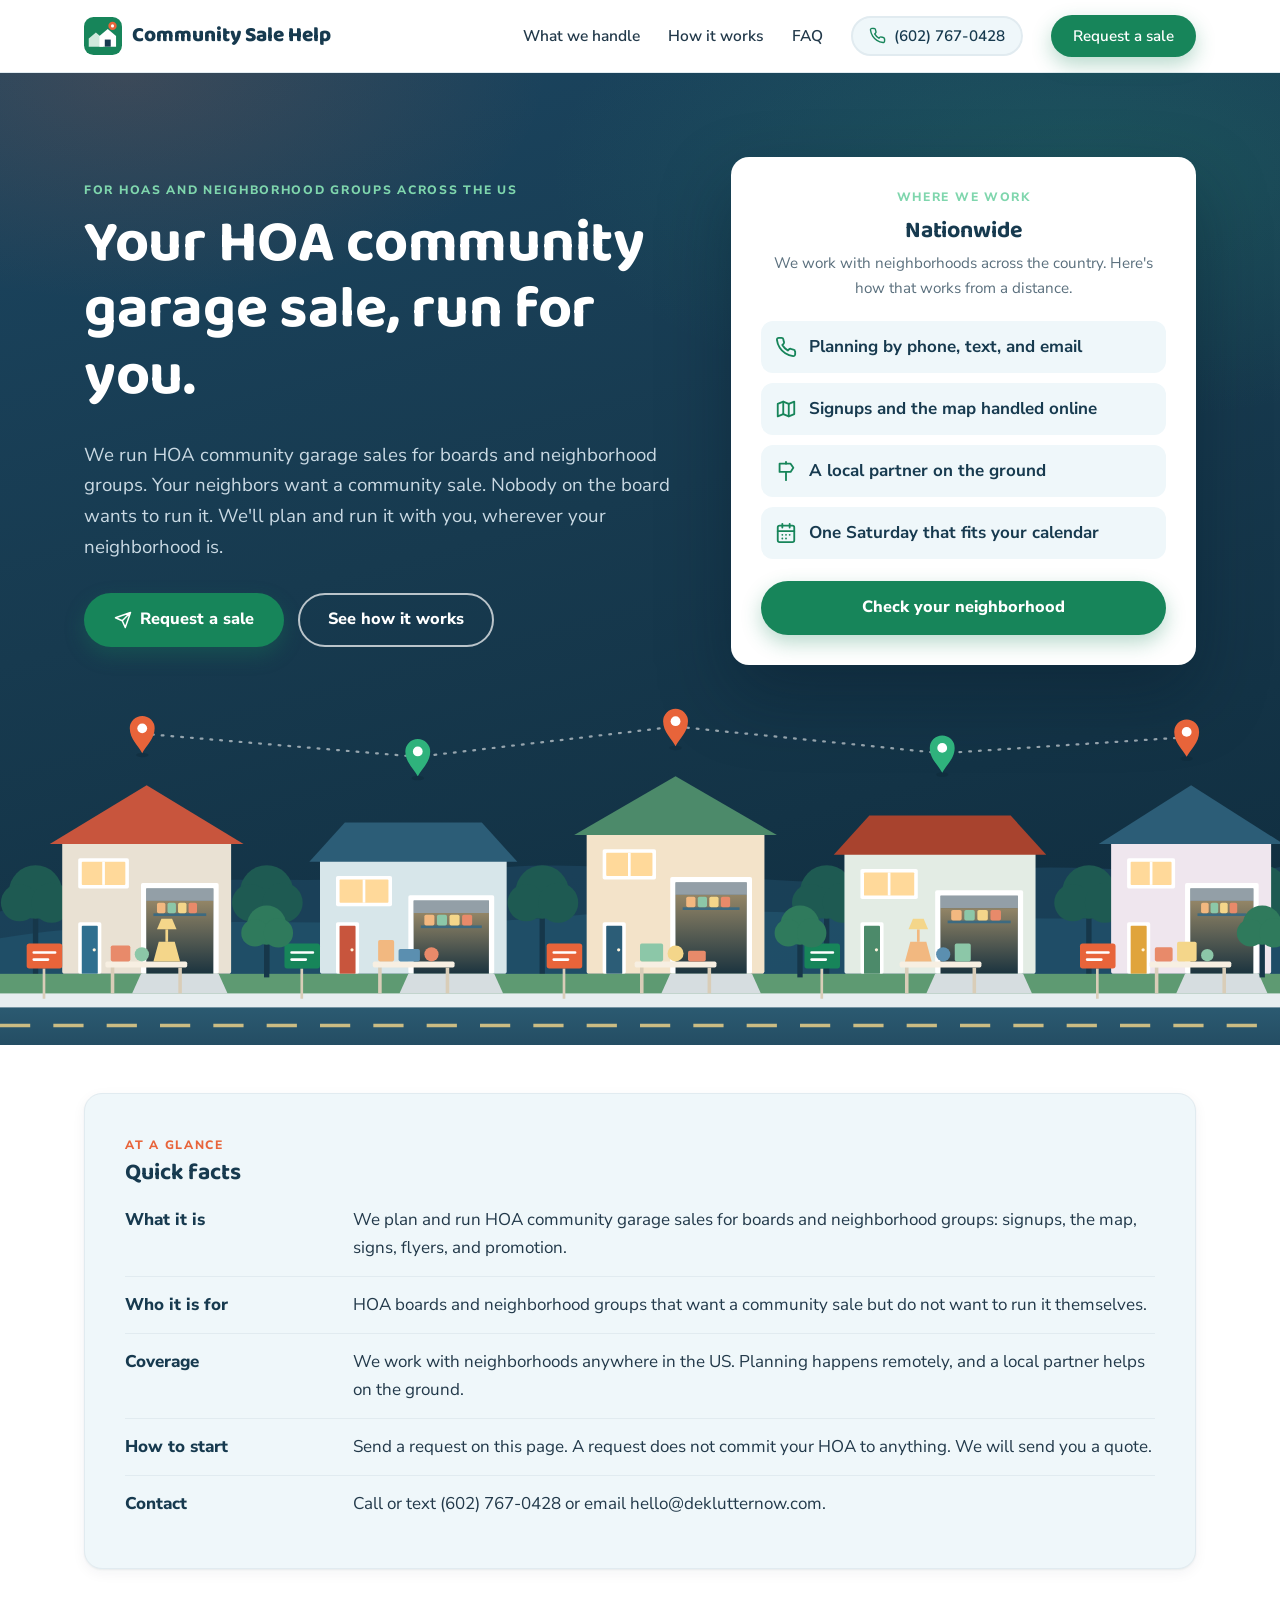
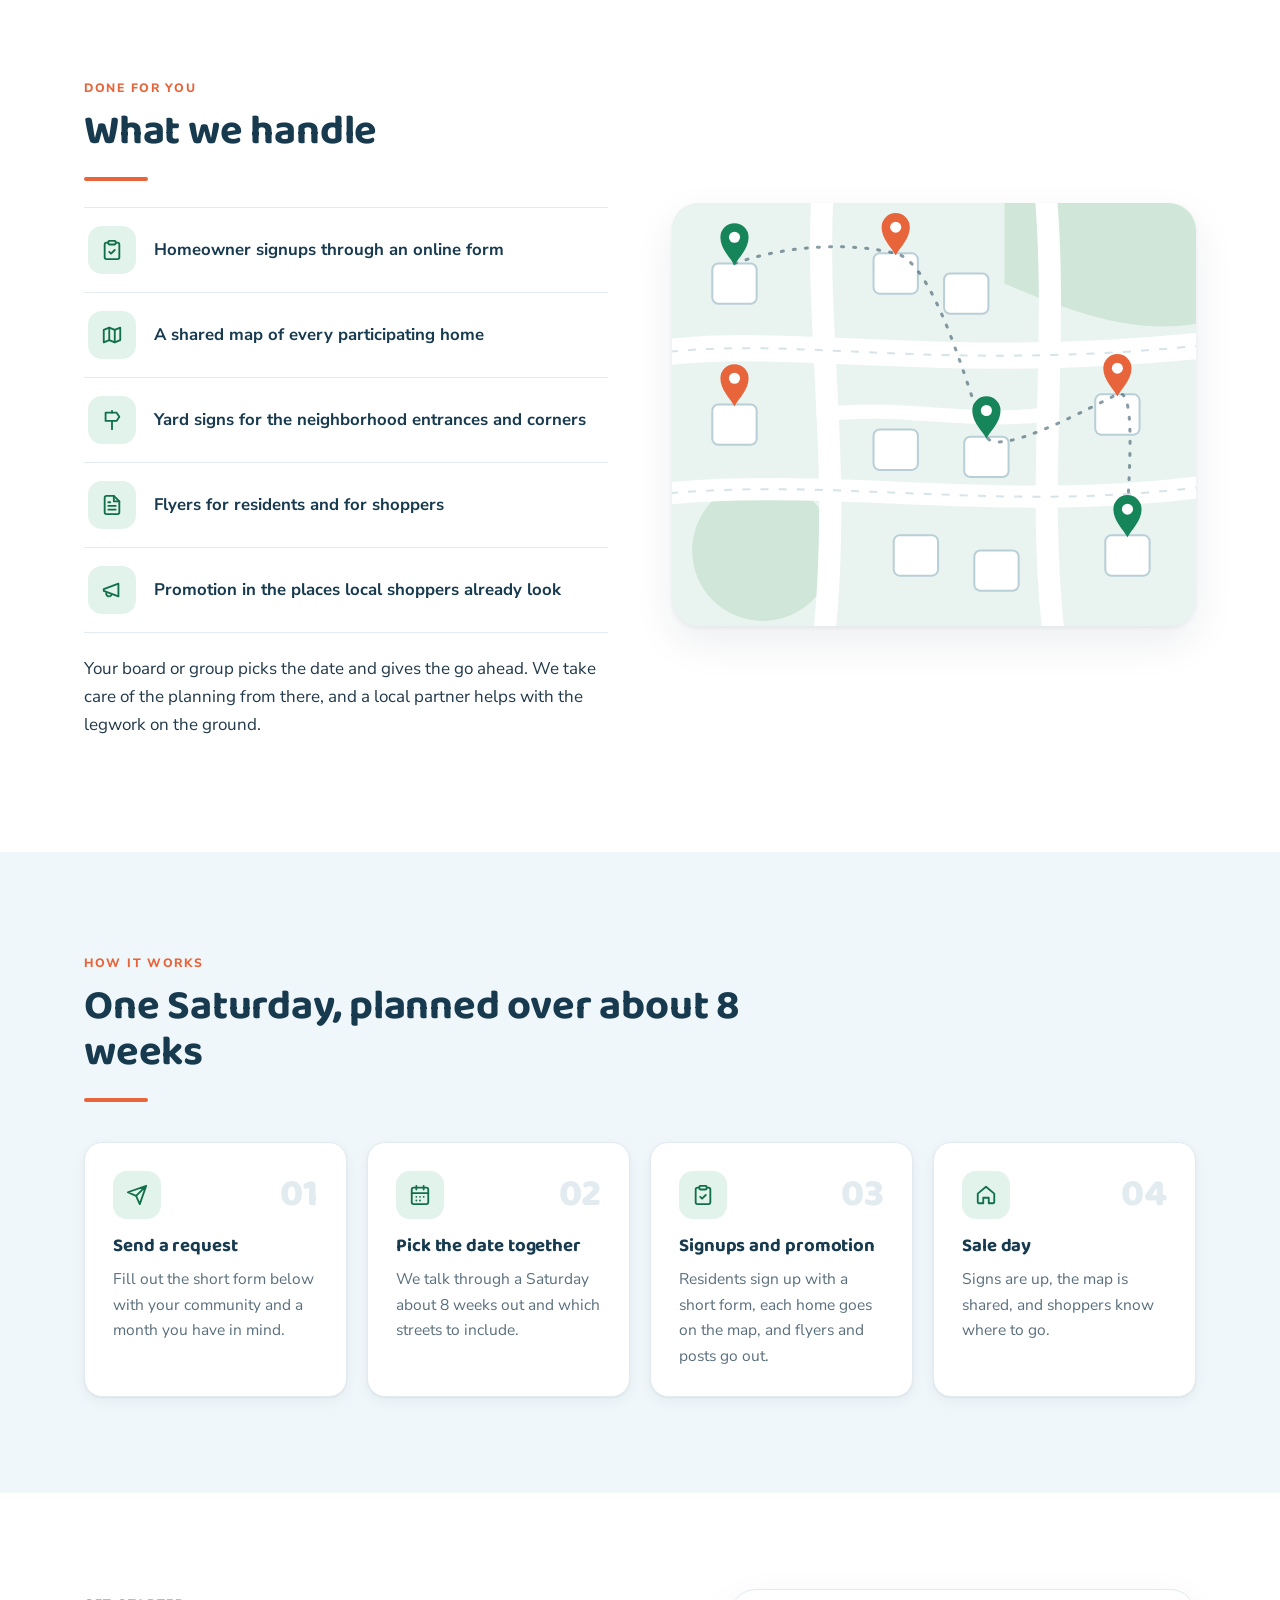
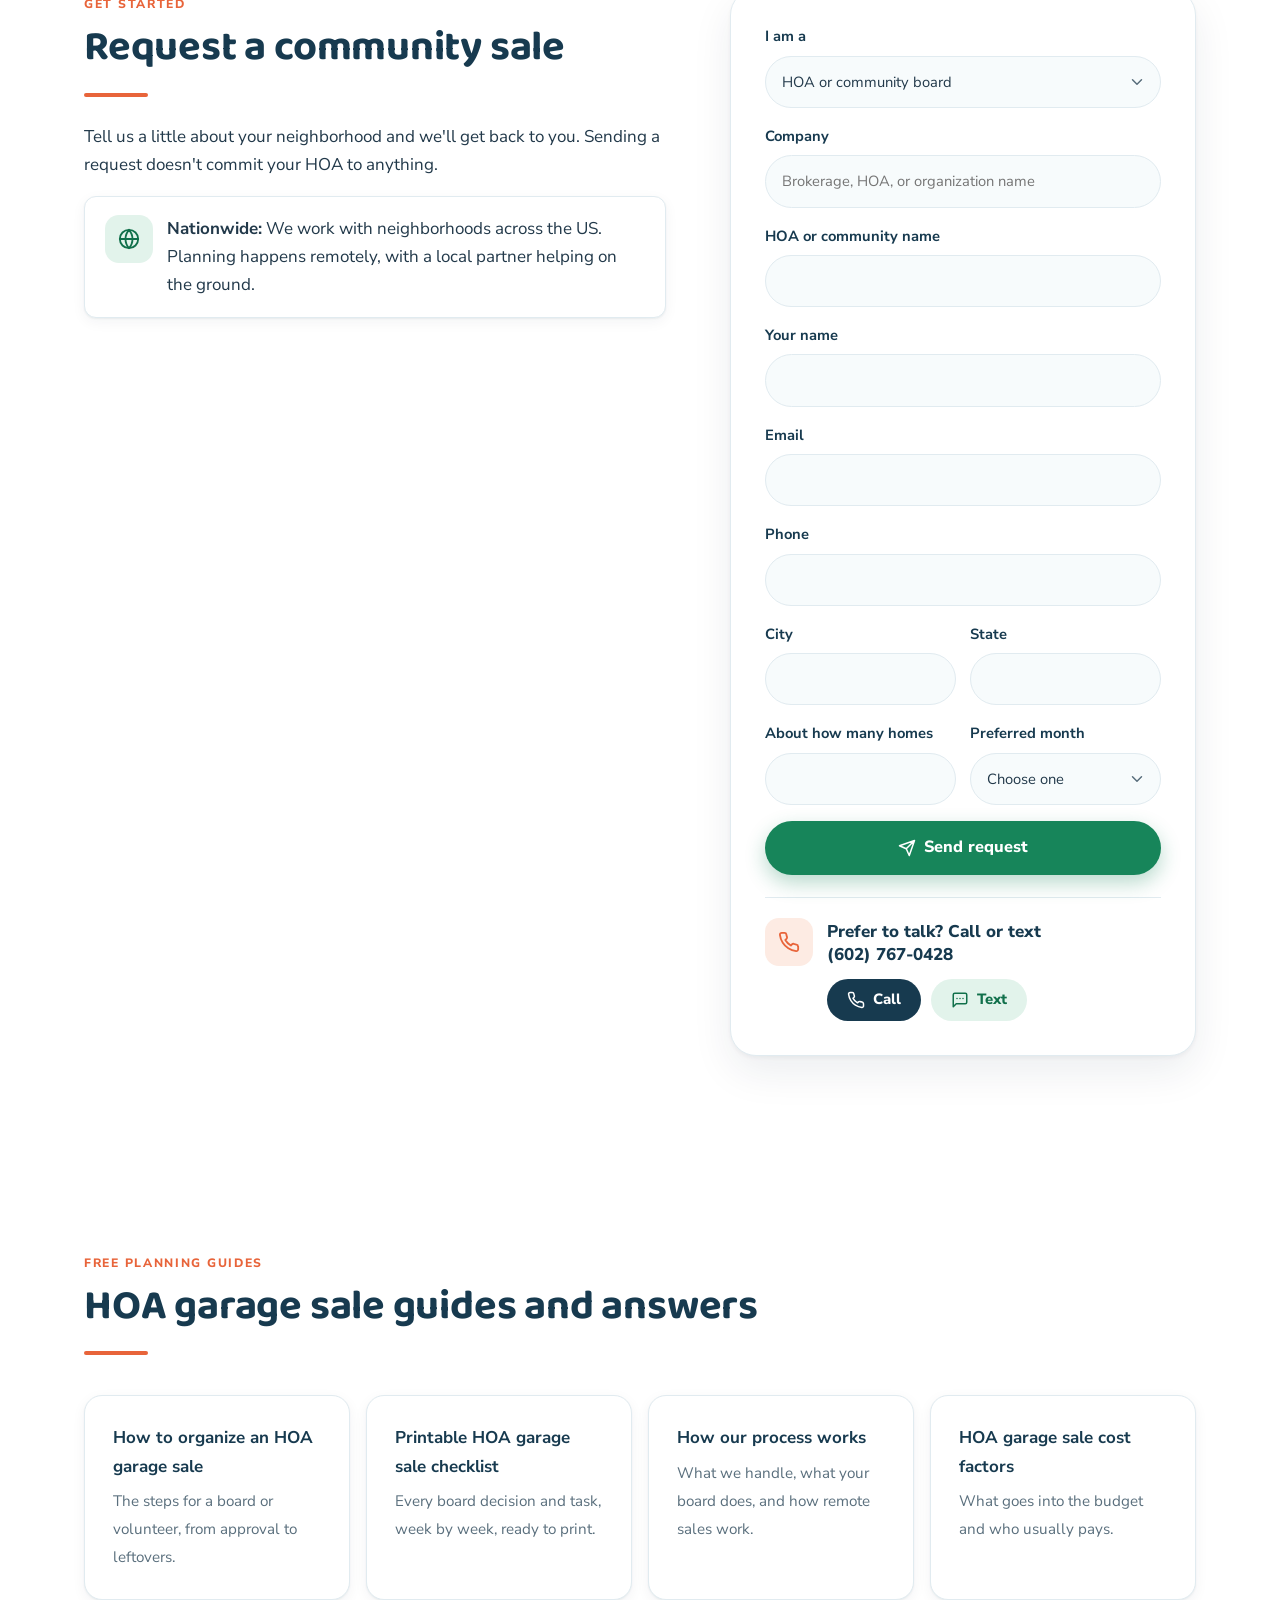
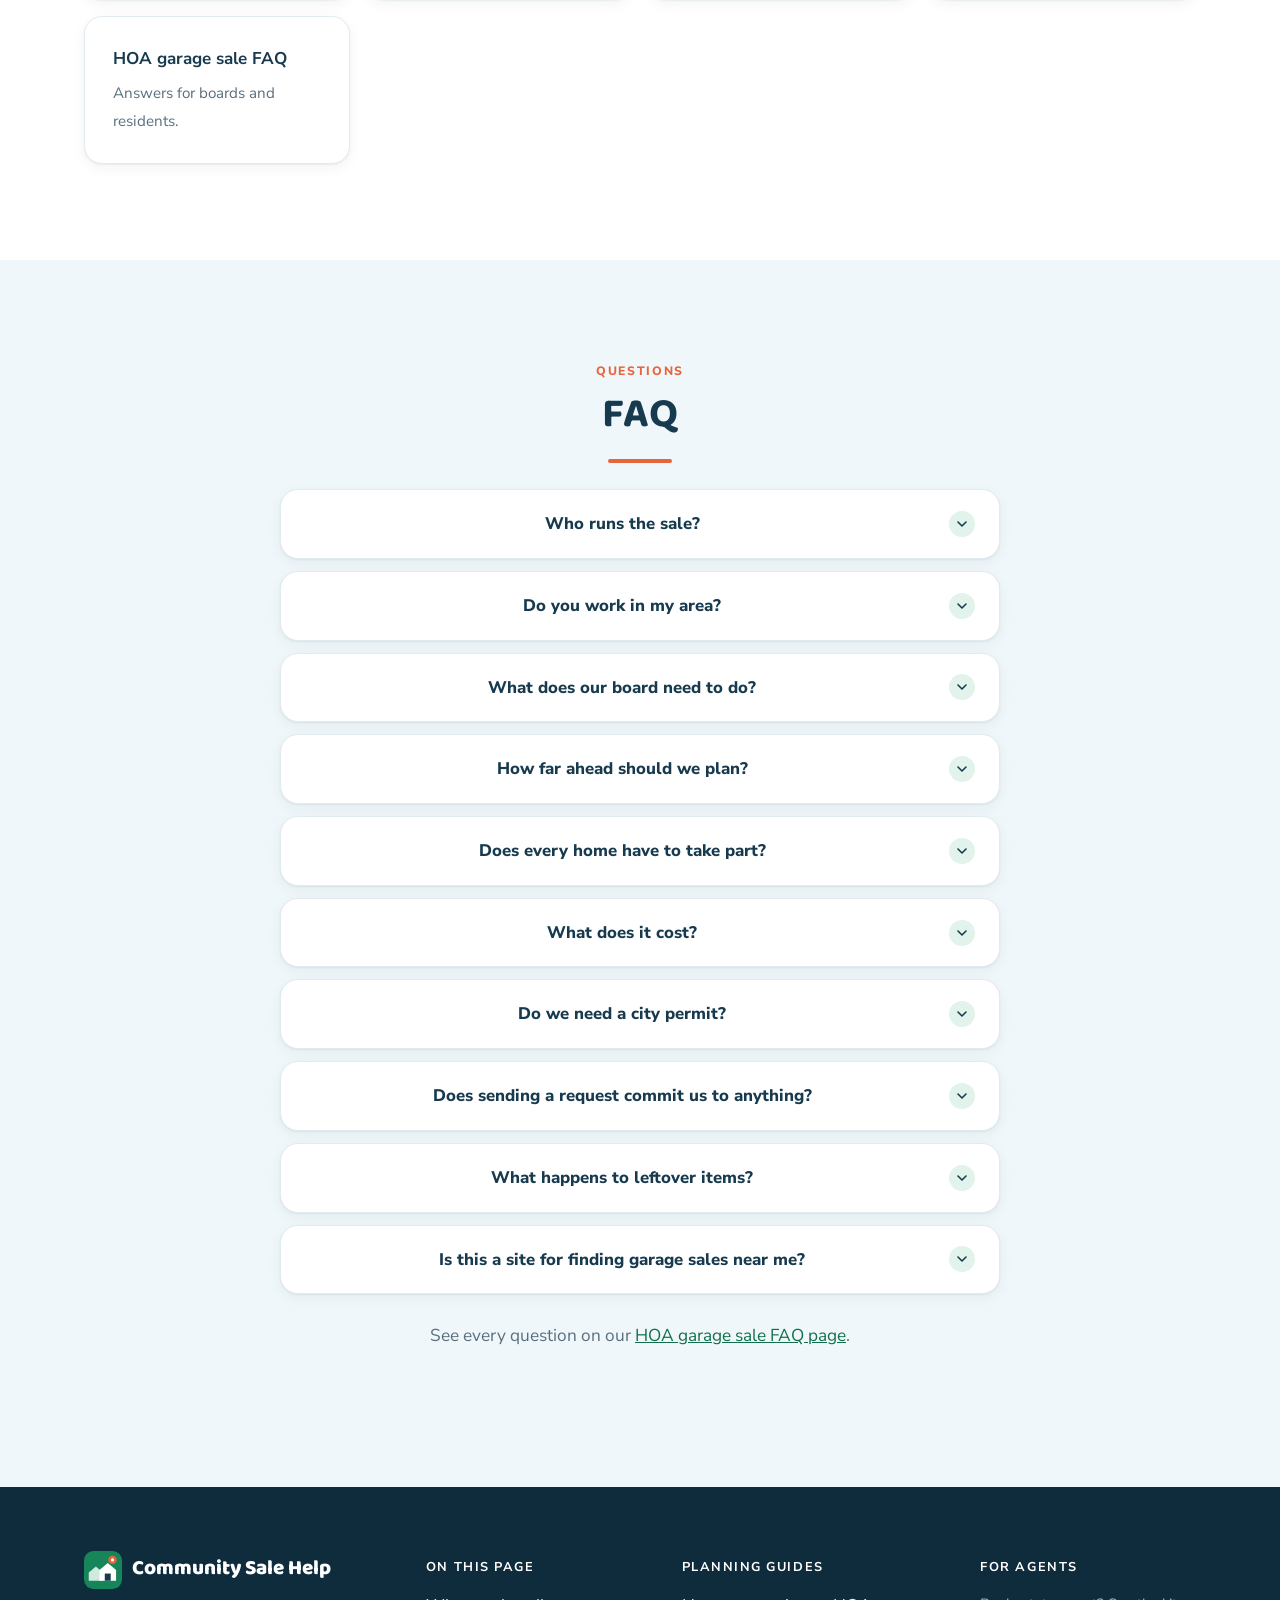
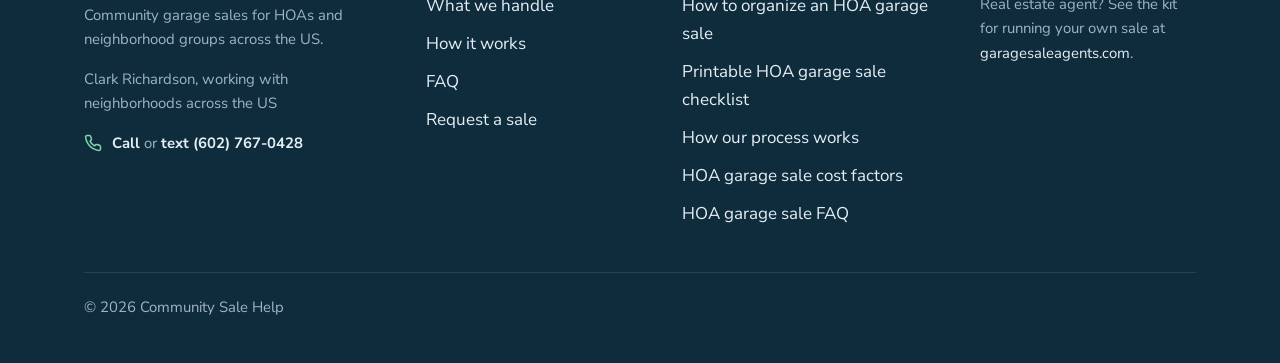
<file: index.html>
<!doctype html>
<html lang="en">
<head>
<meta charset="utf-8">
<meta name="viewport" content="width=device-width, initial-scale=1">
<title>HOA Community Garage Sale, Done for You | Community Sale Help</title>
<meta name="description" content="We run your HOA community garage sale for you, anywhere in the US: signups, the map, signs, flyers and promotion, so your board does not have to.">
<meta name="theme-color" content="#173a4f">
<link rel="preload" href="fonts/baloo2.woff2" as="font" type="font/woff2" crossorigin>
<link rel="preload" href="fonts/nunitosans.woff2" as="font" type="font/woff2" crossorigin>
<link rel="stylesheet" href="styles.css">
<link rel="stylesheet" href="article.css">
<link rel="icon" href="assets/mark-hoa.svg" type="image/svg+xml">
<link rel="icon" href="assets/favicon.png" type="image/png" sizes="48x48">
<link rel="canonical" href="https://communitysalehelp.com/">
<meta property="og:type" content="website">
<meta property="og:site_name" content="Community Sale Help">
<meta property="og:title" content="HOA Community Garage Sale, Done for You">
<meta property="og:description" content="Signups, the map, signs, flyers, and promotion handled for HOAs and neighborhood groups anywhere in the US.">
<meta property="og:url" content="https://communitysalehelp.com/">
<meta property="og:image" content="https://communitysalehelp.com/assets/og.png">
<meta property="og:image:width" content="1200">
<meta property="og:image:height" content="630">
<meta property="og:image:alt" content="Illustration of a neighborhood street with open garages and sale tables">
<meta name="twitter:card" content="summary_large_image">
<script type="application/ld+json">
{
  "@context": "https://schema.org",
  "@graph": [
    {
      "@type": "Person",
      "@id": "https://communitysalehelp.com/#clark",
      "name": "Clark Richardson"
    },
    {
      "@type": "Organization",
      "@id": "https://communitysalehelp.com/#org",
      "name": "Community Sale Help",
      "url": "https://communitysalehelp.com/",
      "logo": "https://communitysalehelp.com/assets/logo.png",
      "telephone": "+1-602-767-0428",
      "email": "hello@deklutternow.com",
      "areaServed": {
        "@type": "Country",
        "name": "United States"
      },
      "sameAs": [
        "https://www.facebook.com/profile.php?id=61595301242038"
      ],
      "founder": {
        "@id": "https://communitysalehelp.com/#clark"
      }
    },
    {
      "@type": "WebSite",
      "@id": "https://communitysalehelp.com/#website",
      "url": "https://communitysalehelp.com/",
      "name": "Community Sale Help",
      "publisher": {
        "@id": "https://communitysalehelp.com/#org"
      },
      "inLanguage": "en"
    },
    {
      "@type": "Service",
      "@id": "https://communitysalehelp.com/#service",
      "name": "Done for you community garage sale",
      "serviceType": "Community garage sale organizing",
      "description": "Planning and running a neighborhood community garage sale for HOAs and neighborhood groups: signups, a map of participating homes, signs, flyers, and promotion.",
      "provider": {
        "@id": "https://communitysalehelp.com/#org"
      },
      "audience": {
        "@type": "Audience",
        "audienceType": "HOA boards and neighborhood groups"
      },
      "areaServed": {
        "@type": "Country",
        "name": "United States"
      }
    }
  ]
}
</script>
<script type="application/ld+json">
{
  "@context": "https://schema.org",
  "@type": "FAQPage",
  "mainEntity": [
    {
      "@type": "Question",
      "name": "Who runs the sale?",
      "acceptedAnswer": {
        "@type": "Answer",
        "text": "We do. We coordinate everything remotely, a local partner helps on the ground, and you'll deal with us directly."
      }
    },
    {
      "@type": "Question",
      "name": "Do you work in my area?",
      "acceptedAnswer": {
        "@type": "Answer",
        "text": "We work with neighborhoods anywhere in the US. Planning happens remotely by phone, text, and email, and a local partner helps on the ground. Send a request and tell us where you are."
      }
    },
    {
      "@type": "Question",
      "name": "What does our board need to do?",
      "acceptedAnswer": {
        "@type": "Answer",
        "text": "Pick a date, give the go ahead, and help get the word to residents through your usual channels if you can."
      }
    },
    {
      "@type": "Question",
      "name": "How far ahead should we plan?",
      "acceptedAnswer": {
        "@type": "Answer",
        "text": "About 8 weeks before the sale date."
      }
    },
    {
      "@type": "Question",
      "name": "Does every home have to take part?",
      "acceptedAnswer": {
        "@type": "Answer",
        "text": "No. Signing up is up to each household. Only the homes that sign up go on the map."
      }
    },
    {
      "@type": "Question",
      "name": "What does it cost?",
      "acceptedAnswer": {
        "@type": "Answer",
        "text": "It depends on your community and what you need. Send a request and we will send you a quote. A request does not commit your HOA to anything."
      }
    },
    {
      "@type": "Question",
      "name": "Do we need a city permit?",
      "acceptedAnswer": {
        "@type": "Answer",
        "text": "It depends on your city or county. Some require a permit for each home and some require nothing. We check your local rules as part of planning, and your board should check your governing documents too."
      }
    },
    {
      "@type": "Question",
      "name": "Does sending a request commit us to anything?",
      "acceptedAnswer": {
        "@type": "Answer",
        "text": "No. A request just starts the conversation."
      }
    },
    {
      "@type": "Question",
      "name": "What happens to leftover items?",
      "acceptedAnswer": {
        "@type": "Answer",
        "text": "Leftover items stay with each household unless your board arranges a donation pickup. A donation pickup is not one of the services we list on this page."
      }
    },
    {
      "@type": "Question",
      "name": "Is this a site for finding garage sales near me?",
      "acceptedAnswer": {
        "@type": "Answer",
        "text": "No. This is for HOAs and neighborhood groups who want a community sale organized for them."
      }
    }
  ]
}
</script>
</head>
<body class="theme-hoa">
<svg width="0" height="0" style="position:absolute" aria-hidden="true">
  <defs>
    <symbol id="i-check" viewBox="0 0 24 24"><path d="M20 6 9 17l-5-5"/></symbol>
    <symbol id="i-arrow" viewBox="0 0 24 24"><path d="M5 12h14M13 6l6 6-6 6"/></symbol>
    <symbol id="i-pin" viewBox="0 0 24 24"><path d="M20 10c0 6-8 12-8 12s-8-6-8-12a8 8 0 0 1 16 0Z"/><circle cx="12" cy="10" r="3"/></symbol>
    <symbol id="i-calendar" viewBox="0 0 24 24"><rect x="3" y="4" width="18" height="18" rx="2"/><path d="M16 2v4M8 2v4M3 10h18M8 14h.01M12 14h.01M16 14h.01M8 18h.01M12 18h.01"/></symbol>
    <symbol id="i-clipboard" viewBox="0 0 24 24"><rect x="8" y="2" width="8" height="4" rx="1"/><path d="M16 4h2a2 2 0 0 1 2 2v14a2 2 0 0 1-2 2H6a2 2 0 0 1-2-2V6a2 2 0 0 1 2-2h2"/><path d="m9 14 2 2 4-4"/></symbol>
    <symbol id="i-map" viewBox="0 0 24 24"><path d="M3 6.5 9 4l6 2.5L21 4v13.5L15 20l-6-2.5L3 20z"/><path d="M9 4v13.5M15 6.5V20"/></symbol>
    <symbol id="i-sign" viewBox="0 0 24 24"><path d="M12 13v9M12 2v2"/><path d="M5 4h12l3 4.5-3 4.5H5z"/></symbol>
    <symbol id="i-file" viewBox="0 0 24 24"><path d="M14 2H6a2 2 0 0 0-2 2v16a2 2 0 0 0 2 2h12a2 2 0 0 0 2-2V8z"/><path d="M14 2v6h6M16 13H8M16 17H8M10 9H8"/></symbol>
    <symbol id="i-megaphone" viewBox="0 0 24 24"><path d="m3 11 16-6v14L3 13z"/><path d="M11.6 16.8a3 3 0 1 1-5.8-1.6"/></symbol>
    <symbol id="i-chat" viewBox="0 0 24 24"><path d="M21 15a2 2 0 0 1-2 2H7l-4 4V5a2 2 0 0 1 2-2h14a2 2 0 0 1 2 2z"/><path d="M8 9h8M8 13h5"/></symbol>
    <symbol id="i-clock" viewBox="0 0 24 24"><circle cx="12" cy="12" r="10"/><path d="M12 6v6l4 2"/></symbol>
    <symbol id="i-book" viewBox="0 0 24 24"><path d="M2 4h6a4 4 0 0 1 4 4v13a3 3 0 0 0-3-3H2z"/><path d="M22 4h-6a4 4 0 0 0-4 4v13a3 3 0 0 1 3-3h7z"/></symbol>
    <symbol id="i-home" viewBox="0 0 24 24"><path d="M3 10.5 12 3l9 7.5V20a1 1 0 0 1-1 1h-5v-6H9v6H4a1 1 0 0 1-1-1z"/></symbol>
    <symbol id="i-users" viewBox="0 0 24 24"><path d="M16 21v-2a4 4 0 0 0-4-4H6a4 4 0 0 0-4 4v2"/><circle cx="9" cy="7" r="4"/><path d="M22 21v-2a4 4 0 0 0-3-3.87M16 3.13a4 4 0 0 1 0 7.75"/></symbol>
    <symbol id="i-briefcase" viewBox="0 0 24 24"><rect x="2" y="7" width="20" height="14" rx="2"/><path d="M16 21V5a2 2 0 0 0-2-2h-4a2 2 0 0 0-2 2v16"/></symbol>
    <symbol id="i-send" viewBox="0 0 24 24"><path d="M22 2 11 13M22 2l-7 20-4-9-9-4z"/></symbol>
    <symbol id="i-lock" viewBox="0 0 24 24"><rect x="3" y="11" width="18" height="11" rx="2"/><path d="M7 11V7a5 5 0 0 1 10 0v4"/></symbol>
    <symbol id="i-tag" viewBox="0 0 24 24"><path d="M12.6 2.6A2 2 0 0 0 11.2 2H4a2 2 0 0 0-2 2v7.2a2 2 0 0 0 .6 1.4l8.7 8.7a2.4 2.4 0 0 0 3.4 0l6.6-6.6a2.4 2.4 0 0 0 0-3.4z"/><circle cx="7.5" cy="7.5" r="1.5"/></symbol>
    <symbol id="i-download" viewBox="0 0 24 24"><path d="M21 15v4a2 2 0 0 1-2 2H5a2 2 0 0 1-2-2v-4M7 10l5 5 5-5M12 15V3"/></symbol>
    <symbol id="i-hand" viewBox="0 0 24 24"><path d="M18 11V6a2 2 0 0 0-4 0M14 10V4a2 2 0 0 0-4 0v2M10 10.5V6a2 2 0 0 0-4 0v8"/><path d="M18 8a2 2 0 1 1 4 0v6a8 8 0 0 1-8 8h-2c-2.8 0-4.5-.9-5.9-2.4l-3.6-3.6a2 2 0 0 1 2.8-2.8L7 15"/></symbol>
    <symbol id="i-phone" viewBox="0 0 24 24"><path d="M22 16.9v3a2 2 0 0 1-2.2 2 19.8 19.8 0 0 1-8.6-3.1 19.5 19.5 0 0 1-6-6A19.8 19.8 0 0 1 2.1 4.2 2 2 0 0 1 4.1 2h3a2 2 0 0 1 2 1.7c.1.9.4 1.8.7 2.7a2 2 0 0 1-.5 2.1L8 9.8a16 16 0 0 0 6 6l1.3-1.3a2 2 0 0 1 2.1-.4c.9.3 1.8.6 2.7.7a2 2 0 0 1 1.7 2z"/></symbol>
    <symbol id="i-sms" viewBox="0 0 24 24"><path d="M21 15a2 2 0 0 1-2 2H7l-4 4V5a2 2 0 0 1 2-2h14a2 2 0 0 1 2 2z"/><path d="M8 10h.01M12 10h.01M16 10h.01"/></symbol>
    <symbol id="i-globe" viewBox="0 0 24 24"><circle cx="12" cy="12" r="10"/><path d="M2 12h20M12 2a15 15 0 0 1 0 20M12 2a15 15 0 0 0 0 20"/></symbol>
  </defs>
</svg>

<header class="topbar">
  <div class="wrap topbar-inner">
    <a class="brand" href="#top" aria-label="Community Sale Help home">
      <img class="brand-mark" src="assets/mark-hoa.svg" alt="" width="38" height="38">
      <span>Community Sale Help</span>
    </a>
    <nav class="nav" aria-label="Main">
      <a href="#handle">What we handle</a>
      <a href="#how">How it works</a>
      <a href="/faq/">FAQ</a>
      <a class="btn btn-call" href="tel:+16027670428" aria-label="Call (602) 767-0428"><svg class="icon" aria-hidden="true"><use href="#i-phone"/></svg><span class="call-num">(602) 767-0428</span><span class="call-short">Call</span></a>
      <a class="btn btn-primary nav-cta" href="#request">Request a sale</a>
    </nav>
  </div>
</header>

<main id="top">

  <section class="hero">
    <div class="wrap hero-grid">
      <div>
        <p class="eyebrow">For HOAs and neighborhood groups across the US</p>
        <h1>Your HOA community garage sale, run for you.</h1>
        <p class="lede">We run HOA community garage sales for boards and neighborhood groups. Your neighbors want a community sale. Nobody on the board wants to run it. We'll plan and run it with you, wherever your neighborhood is.</p>
        <div class="hero-ctas">
          <a class="btn btn-primary" href="#request"><svg class="icon" aria-hidden="true"><use href="#i-send"/></svg> Request a sale</a>
          <a class="btn btn-outline" href="#how">See how it works</a>
        </div>
      </div>

      <aside class="hero-card" aria-label="Nationwide">
        <p class="eyebrow" style="display:block;text-align:center">Where we work</p>
        <h2>Nationwide</h2>
        <p class="sub">We work with neighborhoods across the country. Here's how that works from a distance.</p>
        <ul class="area-list">
          <li><svg class="icon" aria-hidden="true"><use href="#i-phone"/></svg>Planning by phone, text, and email</li>
          <li><svg class="icon" aria-hidden="true"><use href="#i-map"/></svg>Signups and the map handled online</li>
          <li><svg class="icon" aria-hidden="true"><use href="#i-sign"/></svg>A local partner on the ground</li>
          <li><svg class="icon" aria-hidden="true"><use href="#i-calendar"/></svg>One Saturday that fits your calendar</li>
        </ul>
        <a class="btn btn-primary btn-block" href="#request">Check your neighborhood</a>
      </aside>
    </div>
    <div class="hero-art"><img src="assets/street.svg" alt="Illustration of a neighborhood street with open garages, sale tables, and map pins above the homes" width="1440" height="380"></div>
  </section>

  <section class="facts-band" aria-labelledby="facts-heading" id="facts">
    <div class="wrap">
      <aside class="facts">
        <p class="eyebrow">At a glance</p>
        <h2 id="facts-heading">Quick facts</h2>
        <dl>
          <div class="fact">
            <dt>What it is</dt>
            <dd>We plan and run HOA community garage sales for boards and neighborhood groups: signups, the map, signs, flyers, and promotion.</dd>
          </div>
          <div class="fact">
            <dt>Who it is for</dt>
            <dd>HOA boards and neighborhood groups that want a community sale but do not want to run it themselves.</dd>
          </div>
          <div class="fact">
            <dt>Coverage</dt>
            <dd>We work with neighborhoods anywhere in the US. Planning happens remotely, and a local partner helps on the ground.</dd>
          </div>
          <div class="fact">
            <dt>How to start</dt>
            <dd>Send a request on this page. A request does not commit your HOA to anything. We will send you a quote.</dd>
          </div>
          <div class="fact">
            <dt>Contact</dt>
            <dd>Call or text (602) 767-0428 or email hello@deklutternow.com.</dd>
          </div>
        </dl>
      </aside>
    </div>
  </section>


  <section id="handle" class="section">
    <div class="wrap two-col even">
      <div>
        <p class="eyebrow">Done for you</p>
        <h2>What we handle</h2>
        <span class="bar"></span>
        <ul class="rows">
          <li><span class="tile"><svg class="icon" aria-hidden="true"><use href="#i-clipboard"/></svg></span>Homeowner signups through an online form</li>
          <li><span class="tile"><svg class="icon" aria-hidden="true"><use href="#i-map"/></svg></span>A shared map of every participating home</li>
          <li><span class="tile"><svg class="icon" aria-hidden="true"><use href="#i-sign"/></svg></span>Yard signs for the neighborhood entrances and corners</li>
          <li><span class="tile"><svg class="icon" aria-hidden="true"><use href="#i-file"/></svg></span>Flyers for residents and for shoppers</li>
          <li><span class="tile"><svg class="icon" aria-hidden="true"><use href="#i-megaphone"/></svg></span>Promotion in the places local shoppers already look</li>
        </ul>
        <p style="margin-top:22px">Your board or group picks the date and gives the go ahead. We take care of the planning from there, and a local partner helps with the legwork on the ground.</p>
      </div>
      <div class="art-card"><img src="assets/map.svg" alt="Illustration of a neighborhood map with pins on participating homes" width="520" height="420" loading="lazy"></div>
    </div>
  </section>

  <section id="how" class="section section-ice">
    <div class="wrap">
      <div class="section-head">
        <p class="eyebrow">How it works</p>
        <h2>One Saturday, planned over about 8 weeks</h2>
        <span class="bar"></span>
      </div>
      <div class="steps">
        <div class="card step">
          <div class="step-top"><span class="tile"><svg class="icon" aria-hidden="true"><use href="#i-send"/></svg></span><span class="num">01</span></div>
          <h3>Send a request</h3>
          <p>Fill out the short form below with your community and a month you have in mind.</p>
        </div>
        <div class="card step">
          <div class="step-top"><span class="tile"><svg class="icon" aria-hidden="true"><use href="#i-calendar"/></svg></span><span class="num">02</span></div>
          <h3>Pick the date together</h3>
          <p>We talk through a Saturday about 8 weeks out and which streets to include.</p>
        </div>
        <div class="card step">
          <div class="step-top"><span class="tile"><svg class="icon" aria-hidden="true"><use href="#i-clipboard"/></svg></span><span class="num">03</span></div>
          <h3>Signups and promotion</h3>
          <p>Residents sign up with a short form, each home goes on the map, and flyers and posts go out.</p>
        </div>
        <div class="card step">
          <div class="step-top"><span class="tile"><svg class="icon" aria-hidden="true"><use href="#i-home"/></svg></span><span class="num">04</span></div>
          <h3>Sale day</h3>
          <p>Signs are up, the map is shared, and shoppers know where to go.</p>
        </div>
      </div>
    </div>
  </section>

  <section id="request" class="section">
    <div class="wrap two-col">
      <div>
        <p class="eyebrow">Get started</p>
        <h2>Request a community sale</h2>
        <span class="bar"></span>
        <p>Tell us a little about your neighborhood and we'll get back to you. Sending a request doesn't commit your HOA to anything.</p>
        <div class="area"><span class="tile"><svg class="icon" aria-hidden="true"><use href="#i-globe"/></svg></span><p><strong>Nationwide:</strong> We work with neighborhoods across the US. Planning happens remotely, with a local partner helping on the ground.</p></div>
      </div>
      <div class="card form-card">
        <!-- Submissions go to hello@deklutternow.com via FormSubmit. JS posts JSON to the /ajax/ endpoint; without JS the browser posts to the regular endpoint. -->
        <form id="hoa-form" action="https://formsubmit.co/hello@deklutternow.com" data-ajax="https://formsubmit.co/ajax/hello@deklutternow.com" method="POST">
          <input type="hidden" name="_subject" value="New community sale request (communitysalehelp.com)">
          <input type="hidden" name="_template" value="table">
          <input type="hidden" name="_captcha" value="false">
          <input type="hidden" name="_source" value="communitysalehelp.com">
          <input type="text" name="_honey" class="hp" tabindex="-1" autocomplete="off" aria-hidden="true">
          <label>I am a
              <select name="role" required>
                <option value="Real estate agent">Real estate agent</option>
                <option value="HOA" selected>HOA or community board</option>
                <option value="Neighbor or resident">Neighbor or resident</option>
                <option value="Other">Other</option>
              </select>
            </label>
            <label>Company
              <input type="text" name="company" placeholder="Brokerage, HOA, or organization name" autocomplete="organization">
            </label>
          <label>HOA or community name
            <input type="text" name="community" required>
          </label>
          <label>Your name
            <input type="text" name="name" required autocomplete="name">
          </label>
          <label>Email
            <input type="email" name="email" required autocomplete="email">
          </label>
          <label>Phone
            <input type="tel" name="phone" autocomplete="tel">
          </label>
          <div class="row">
            <label>City
              <input type="text" name="city" required autocomplete="address-level2">
            </label>
            <label>State
              <input type="text" name="state" required autocomplete="address-level1">
            </label>
          </div>
          <div class="row">
            <label>About how many homes
              <input type="number" name="homes" min="1" inputmode="numeric">
            </label>
            <label>Preferred month
              <select name="month">
                <option value="">Choose one</option>
                <option>January</option><option>February</option><option>March</option>
                <option>April</option><option>May</option><option>June</option>
                <option>July</option><option>August</option><option>September</option>
                <option>October</option><option>November</option><option>December</option>
                <option>Not sure yet</option>
              </select>
            </label>
          </div>
          <button class="btn btn-primary btn-block" type="submit"><svg class="icon" aria-hidden="true"><use href="#i-send"/></svg> Send request</button>
          <p id="form-status" class="form-status" role="status" aria-live="polite"></p>
        </form>
        <div class="talk">
          <span class="tile tile-2"><svg class="icon" aria-hidden="true"><use href="#i-phone"/></svg></span>
          <div class="talk-body">
            <p class="talk-title">Prefer to talk? Call or text <span class="nowrap">(602) 767-0428</span></p>
            <div class="talk-actions">
              <a class="btn btn-dark btn-sm" href="tel:+16027670428"><svg class="icon" aria-hidden="true"><use href="#i-phone"/></svg> Call</a>
              <a class="btn btn-soft btn-sm" href="sms:+16027670428"><svg class="icon" aria-hidden="true"><use href="#i-sms"/></svg> Text</a>
            </div>
          </div>
        </div>
      </div>
    </div>
  </section>

  <section id="guides" class="section">
    <div class="wrap">
      <div class="section-head">
        <p class="eyebrow">Free planning guides</p>
        <h2>HOA garage sale guides and answers</h2>
        <span class="bar"></span>
      </div>
      <div class="res-grid">
        <a class="card" href="/how-to-organize-an-hoa-garage-sale/"><strong>How to organize an HOA garage sale</strong><span>The steps for a board or volunteer, from approval to leftovers.</span></a>
        <a class="card" href="/hoa-garage-sale-checklist/"><strong>Printable HOA garage sale checklist</strong><span>Every board decision and task, week by week, ready to print.</span></a>
        <a class="card" href="/how-it-works/"><strong>How our process works</strong><span>What we handle, what your board does, and how remote sales work.</span></a>
        <a class="card" href="/hoa-garage-sale-cost/"><strong>HOA garage sale cost factors</strong><span>What goes into the budget and who usually pays.</span></a>
        <a class="card" href="/faq/"><strong>HOA garage sale FAQ</strong><span>Answers for boards and residents.</span></a>
      </div>
    </div>
  </section>

  <section id="faq" class="section section-ice">
    <div class="wrap narrow">
      <div class="section-head center" style="margin-left:auto;margin-right:auto">
        <p class="eyebrow">Questions</p>
        <h2>FAQ</h2>
        <span class="bar"></span>
      

      <details>
        <summary>Who runs the sale?</summary>
        <p>We do. We coordinate everything remotely, a local partner helps on the ground, and you'll deal with us directly.</p>
      </details>
      <details>
        <summary>Do you work in my area?</summary>
        <p>We work with neighborhoods anywhere in the US. Planning happens remotely by phone, text, and email, and a local partner helps on the ground. Send a request and tell us where you are.</p>
      </details>
      <details>
        <summary>What does our board need to do?</summary>
        <p>Pick a date, give the go ahead, and help get the word to residents through your usual channels if you can.</p>
      </details>
      <details>
        <summary>How far ahead should we plan?</summary>
        <p>About 8 weeks before the sale date.</p>
      </details>
      <details>
        <summary>Does every home have to take part?</summary>
        <p>No. Signing up is up to each household. Only the homes that sign up go on the map.</p>
      </details>
      <details>
        <summary>What does it cost?</summary>
        <p>It depends on your community and what you need. Send a request and we will send you a quote. A request does not commit your HOA to anything.</p>
      </details>
      <details>
        <summary>Do we need a city permit?</summary>
        <p>It depends on your city or county. Some require a permit for each home and some require nothing. We check your local rules as part of planning, and your board should check your governing documents too.</p>
      </details>
      <details>
        <summary>Does sending a request commit us to anything?</summary>
        <p>No. A request just starts the conversation.</p>
      </details>
      <details>
        <summary>What happens to leftover items?</summary>
        <p>Leftover items stay with each household unless your board arranges a donation pickup. A donation pickup is not one of the services we list on this page.</p>
      </details>
      <details>
        <summary>Is this a site for finding garage sales near me?</summary>
        <p>No. This is for HOAs and neighborhood groups who want a community sale organized for them.</p>
      </details>
      <p class="faq-more">See every question on our <a href="/faq/">HOA garage sale FAQ page</a>.</p>
    </div>
  </section>

</main>

<footer class="footer">
  <div class="wrap footer-inner">
    <div>
      <p class="brand"><img class="brand-mark" src="assets/mark-hoa.svg" alt="" width="38" height="38"><span>Community Sale Help</span></p>
      <p class="small">Community garage sales for HOAs and neighborhood groups across the US.</p>
      <p class="small">Clark Richardson, working with neighborhoods across the US</p>
      <p class="small footer-phone"><svg class="icon" aria-hidden="true"><use href="#i-phone"/></svg><span><a href="tel:+16027670428">Call</a> or <a href="sms:+16027670428">text</a> <a class="nowrap" href="tel:+16027670428">(602) 767-0428</a></span></p>
    </div>
    <div>
      <h4>On this page</h4>
      <nav class="footer-nav" aria-label="Footer">
        <a href="#handle">What we handle</a>
        <a href="#how">How it works</a>
        <a href="#faq">FAQ</a>
        <a href="#request">Request a sale</a>
      </nav>
    </div>
    <div>
      <h4>Planning guides</h4>
      <nav class="footer-nav" aria-label="Planning guides">
        <a href="/how-to-organize-an-hoa-garage-sale/">How to organize an HOA garage sale</a>
        <a href="/hoa-garage-sale-checklist/">Printable HOA garage sale checklist</a>
        <a href="/how-it-works/">How our process works</a>
        <a href="/hoa-garage-sale-cost/">HOA garage sale cost factors</a>
        <a href="/faq/">HOA garage sale FAQ</a>
      </nav>
    </div>
    <div>
      <h4>For agents</h4>
      <p class="small agent-link">Real estate agent? See the kit for running your own sale at <a href="https://garagesaleagents.com">garagesaleagents.com</a>.</p>
    </div>
  </div>
  <div class="wrap"><p class="small copy">&copy; 2026 Community Sale Help</p></div>
</footer>

<script>
// Placeholder links: explain instead of failing silently until the Gumroad URLs are added.
(function () {
  document.querySelectorAll('a[data-placeholder]').forEach(function (a) {
    a.addEventListener('click', function (e) {
      if (a.getAttribute('href').indexOf('#') === 0) {
        e.preventDefault();
        a.textContent = 'Coming soon';
      }
    });
  });
})();
// HOA request form: send to FormSubmit by AJAX and show the result inline.
(function () {
  var form = document.getElementById('hoa-form');
  if (!form) return;
  var status = document.getElementById('form-status');
  var button = form.querySelector('button[type="submit"]');
  var FAIL = 'Sorry, that did not go through. Please call or text (602) 767-0428 and we will take it from there.';
  form.addEventListener('submit', function (e) {
    e.preventDefault();
    var data = {};
    new FormData(form).forEach(function (v, k) { data[k] = typeof v === 'string' ? v.trim() : v; });
    if (data._honey) { form.reset(); status.className = 'form-status ok'; status.textContent = 'Thanks. Your request is in.'; return; }
    delete data._honey;
    data._replyto = data.email;
    data._subject = 'New request: ' + (data.role || 'Other') + ' (' + (data._source || location.hostname) + ')';
    button.disabled = true;
    var label = button.innerHTML;
    button.textContent = 'Sending...';
    status.className = 'form-status'; status.textContent = '';
    fetch(form.getAttribute('data-ajax'), {
      method: 'POST',
      headers: { 'Content-Type': 'application/json', 'Accept': 'application/json' },
      body: JSON.stringify(data)
    }).then(function (r) {
      return r.json().catch(function () { return {}; }).then(function (j) { return { ok: r.ok, j: j }; });
    }).then(function (res) {
      var s = res.j && res.j.success;
      if (res.ok && (s === true || s === 'true')) {
        form.reset();
        status.className = 'form-status ok';
        status.textContent = 'Thanks. Your request is in, and we will get back to you soon.';
      } else { throw new Error('failed'); }
    }).catch(function () {
      status.className = 'form-status err';
      status.textContent = FAIL;
    }).then(function () { button.disabled = false; button.innerHTML = label; });
  });
})();
</script>
<nav class="callbar" aria-label="Call or text us">
  <a href="tel:+16027670428" data-track="call_tap">Call (602) 767-0428</a>
  <a href="sms:+16027670428" data-track="text_tap">Text us</a>
</nav>
<script>
/* GA4 hook: stays off until an ID is set below, for example "G-XXXXXXX". */
window.GA4_ID = "";
(function(){
  var id = window.GA4_ID;
  function track(name, params){ if (window.gtag) window.gtag("event", name, params || {}); }
  window.siteTrack = track;
  if (id) {
    var s = document.createElement("script"); s.async = true;
    s.src = "https://www.googletagmanager.com/gtag/js?id=" + id; document.head.appendChild(s);
    window.dataLayer = window.dataLayer || [];
    window.gtag = function(){ dataLayer.push(arguments); };
    gtag("js", new Date()); gtag("config", id);
  }
  document.addEventListener("click", function(e){
    var a = e.target.closest && e.target.closest("a"); if (!a) return;
    var h = a.getAttribute("href") || "";
    if (h.indexOf("tel:") === 0) track("call_tap", {link_url: h});
    else if (h.indexOf("sms:") === 0) track("text_tap", {link_url: h});
    else if (h.indexOf("mailto:") === 0) track("email_tap", {link_url: h});
    else if (a.classList.contains("btn")) track("cta_tap", {link_text: (a.textContent || "").trim().slice(0, 60)});
  }, true);
  document.addEventListener("submit", function(e){
    track("form_submit", {form_id: e.target.id || "form"});
  }, true);
})();
</script>
</body>
</html>
</file>
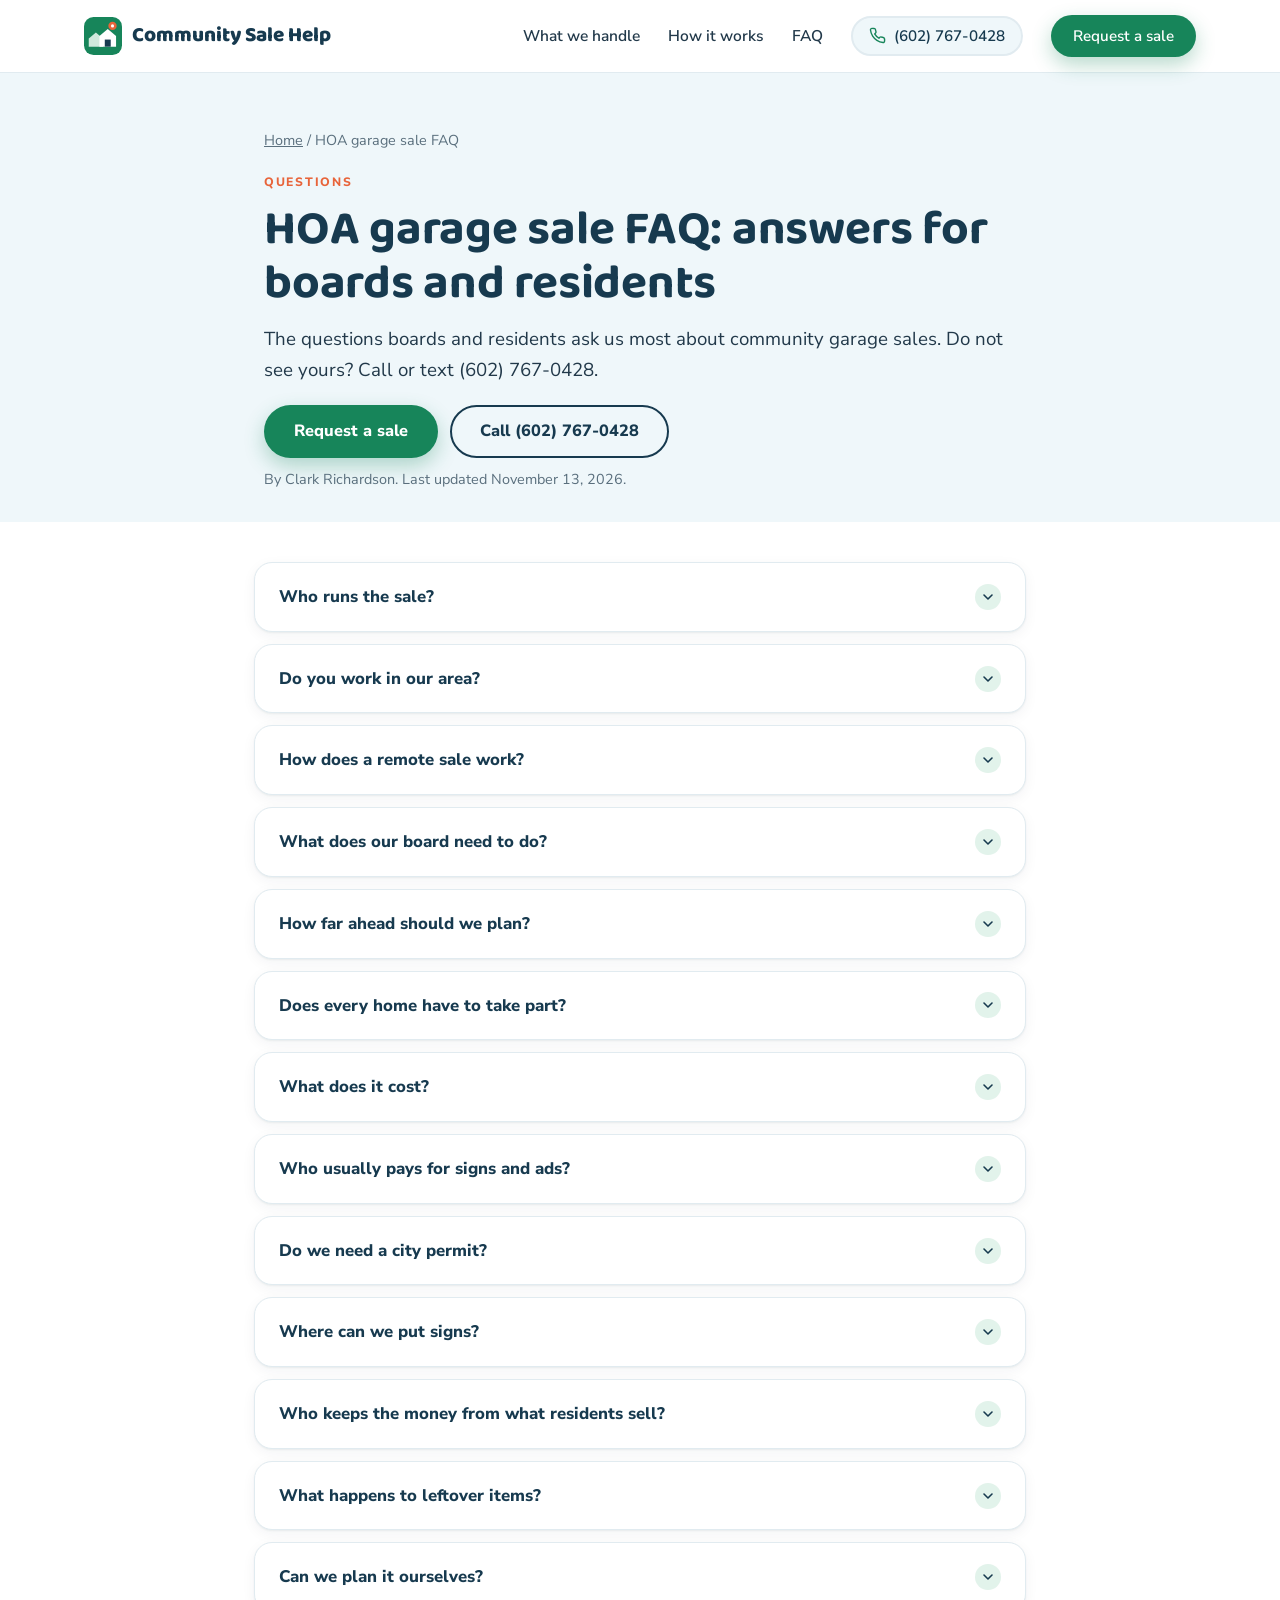
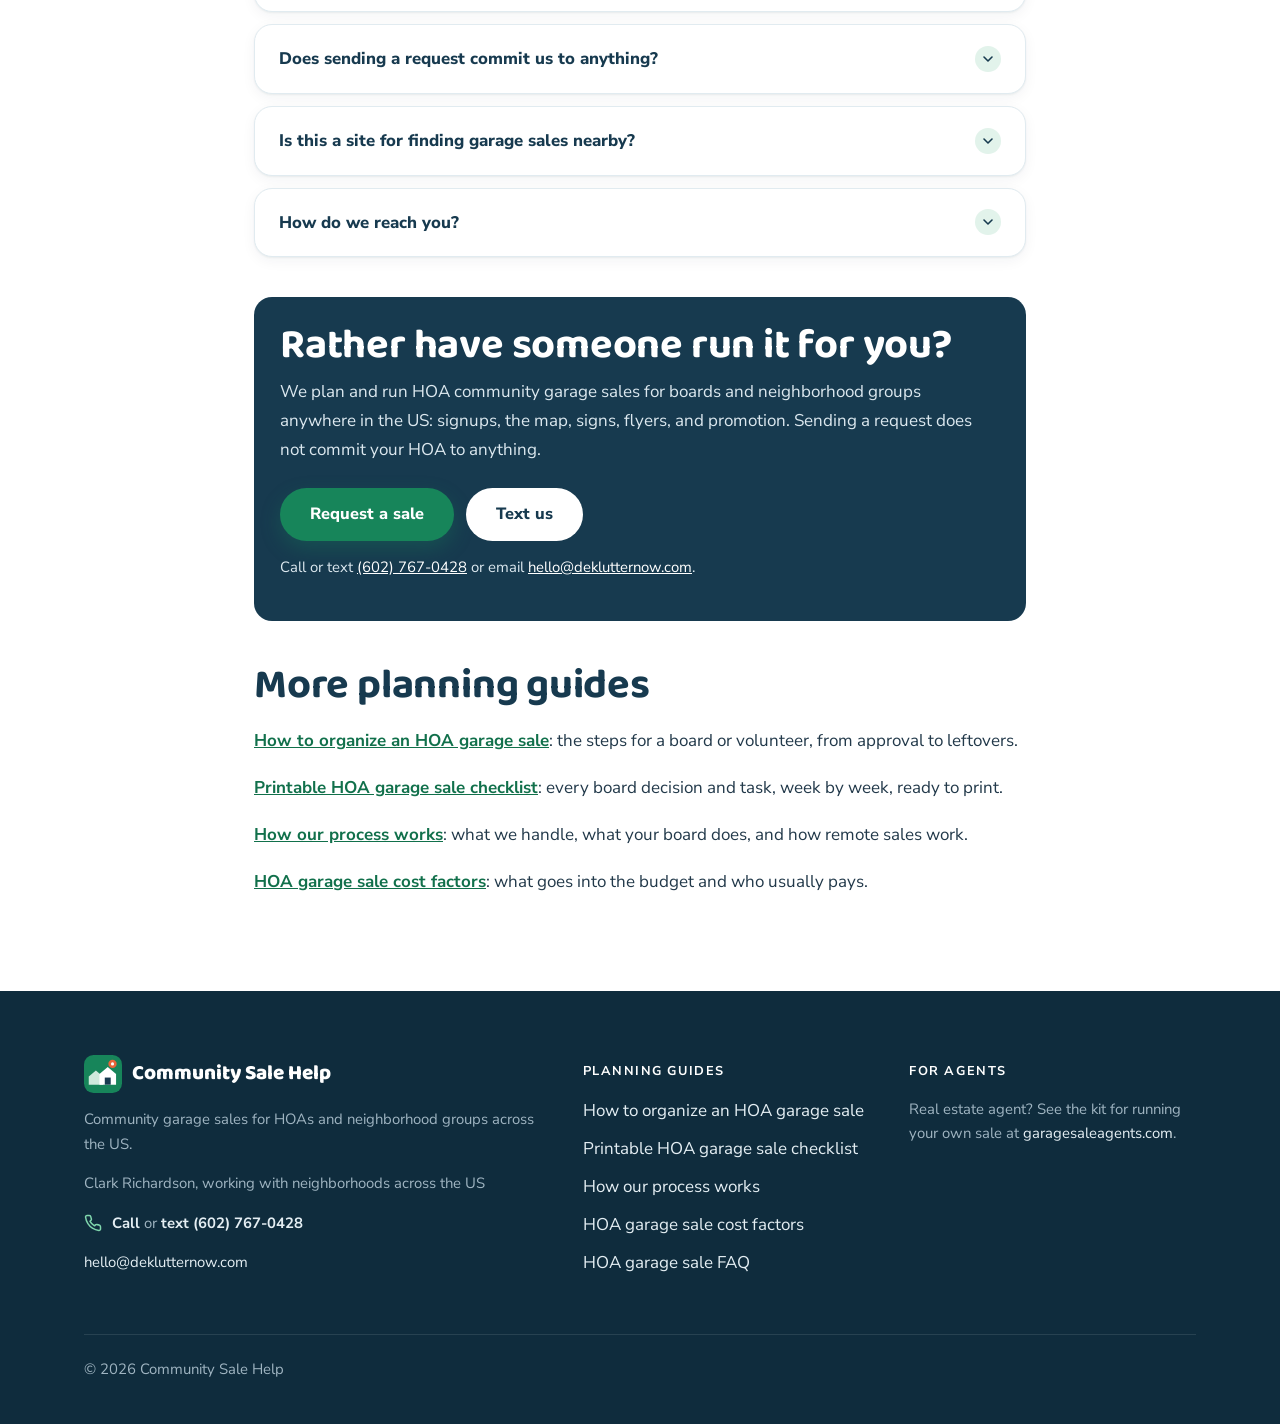
<file: faq/index.html>
<!doctype html>
<html lang="en">
<head>
<meta charset="utf-8">
<meta name="viewport" content="width=device-width, initial-scale=1">
<title>HOA Garage Sale FAQ: Answers for Boards and Residents</title>
<meta name="description" content="HOA garage sale FAQ: who runs the sale, how remote sales work, what your board does, planning time, cost, permits, and how to request a sale.">
<meta name="robots" content="index,follow">
<meta name="theme-color" content="#173a4f">
<link rel="preload" href="/fonts/baloo2.woff2" as="font" type="font/woff2" crossorigin>
<link rel="preload" href="/fonts/nunitosans.woff2" as="font" type="font/woff2" crossorigin>
<link rel="stylesheet" href="/styles.css">
<link rel="stylesheet" href="/article.css">
<link rel="icon" href="/assets/mark-hoa.svg" type="image/svg+xml">
<link rel="icon" href="/assets/favicon.png" type="image/png" sizes="48x48">
<link rel="canonical" href="https://communitysalehelp.com/faq/">
<meta property="og:type" content="article">
<meta property="og:site_name" content="Community Sale Help">
<meta property="og:title" content="HOA Garage Sale FAQ: Answers for Boards and Residents">
<meta property="og:description" content="HOA garage sale FAQ: who runs the sale, how remote sales work, what your board does, planning time, cost, permits, and how to request a sale.">
<meta property="og:url" content="https://communitysalehelp.com/faq/">
<meta property="og:image" content="https://communitysalehelp.com/assets/og.png">
<meta property="og:image:width" content="1200">
<meta property="og:image:height" content="630">
<meta property="og:image:alt" content="Illustration of a neighborhood street with open garages and sale tables">
<meta name="twitter:card" content="summary_large_image">
<script type="application/ld+json">
{
  "@context": "https://schema.org",
  "@graph": [
    {
      "@type": "Organization",
      "@id": "https://communitysalehelp.com/#org",
      "name": "Community Sale Help",
      "url": "https://communitysalehelp.com/",
      "logo": "https://communitysalehelp.com/assets/logo.png",
      "telephone": "+1-602-767-0428",
      "email": "hello@deklutternow.com",
      "areaServed": {
        "@type": "Country",
        "name": "United States"
      },
      "sameAs": [
        "https://www.facebook.com/profile.php?id=61595301242038"
      ]
    },
    {
      "@type": "BreadcrumbList",
      "itemListElement": [
        {
          "@type": "ListItem",
          "position": 1,
          "name": "Home",
          "item": "https://communitysalehelp.com/"
        },
        {
          "@type": "ListItem",
          "position": 2,
          "name": "HOA garage sale FAQ",
          "item": "https://communitysalehelp.com/faq/"
        }
      ]
    },
    {
      "@type": "FAQPage",
      "mainEntity": [
        {
          "@type": "Question",
          "name": "Who runs the sale?",
          "acceptedAnswer": {
            "@type": "Answer",
            "text": "We do. We coordinate everything remotely, a local partner helps on the ground, and you deal with us directly."
          }
        },
        {
          "@type": "Question",
          "name": "Do you work in our area?",
          "acceptedAnswer": {
            "@type": "Answer",
            "text": "We work with neighborhoods anywhere in the US. Planning happens by phone, text, and email, and a local partner helps on the ground. Send a request and tell us where you are."
          }
        },
        {
          "@type": "Question",
          "name": "How does a remote sale work?",
          "acceptedAnswer": {
            "@type": "Answer",
            "text": "Planning, signups, the map, flyers, and promotion happen remotely. A local partner handles signs and other legwork on the ground. See how our process works."
          }
        },
        {
          "@type": "Question",
          "name": "What does our board need to do?",
          "acceptedAnswer": {
            "@type": "Answer",
            "text": "Pick a date, give the go ahead, and help get the word to residents through your usual channels if you can."
          }
        },
        {
          "@type": "Question",
          "name": "How far ahead should we plan?",
          "acceptedAnswer": {
            "@type": "Answer",
            "text": "About 8 weeks before the sale date. That window gives time for board approval, signups, the map, flyers, and promotion."
          }
        },
        {
          "@type": "Question",
          "name": "Does every home have to take part?",
          "acceptedAnswer": {
            "@type": "Answer",
            "text": "No. Signing up is up to each household. Only the homes that sign up go on the map."
          }
        },
        {
          "@type": "Question",
          "name": "What does it cost?",
          "acceptedAnswer": {
            "@type": "Answer",
            "text": "It depends on your community and what you need. Send a request and we will send you a quote. Our guide to HOA garage sale cost factors explains what goes into the budget."
          }
        },
        {
          "@type": "Question",
          "name": "Who usually pays for signs and ads?",
          "acceptedAnswer": {
            "@type": "Answer",
            "text": "It depends on your community. Some boards pay from a community or social budget, and some ask for voluntary donations. We send a quote after you request a sale. Our guide to HOA garage sale cost factors explains what goes into the budget."
          }
        },
        {
          "@type": "Question",
          "name": "Do we need a city permit?",
          "acceptedAnswer": {
            "@type": "Answer",
            "text": "It depends on your city or county. Some require a permit for each home and some require nothing. We check your local rules as part of planning, and your board should check your governing documents too."
          }
        },
        {
          "@type": "Question",
          "name": "Where can we put signs?",
          "acceptedAnswer": {
            "@type": "Answer",
            "text": "Sign rules differ by city and by HOA. We check your local rules as part of planning, and we use yard signs at the neighborhood entrances and corners as the documents allow."
          }
        },
        {
          "@type": "Question",
          "name": "Who keeps the money from what residents sell?",
          "acceptedAnswer": {
            "@type": "Answer",
            "text": "In a typical community garage sale, each household runs its own driveway and keeps what it earns. We do not sell residents' items for them."
          }
        },
        {
          "@type": "Question",
          "name": "What happens to leftover items?",
          "acceptedAnswer": {
            "@type": "Answer",
            "text": "Leftover items stay with each household unless your board arranges a donation pickup. A donation pickup is not one of the services we list on this page. Our guides cover how boards usually handle leftovers."
          }
        },
        {
          "@type": "Question",
          "name": "Can we plan it ourselves?",
          "acceptedAnswer": {
            "@type": "Answer",
            "text": "Yes. Our guide on how to organize an HOA garage sale and our printable checklist walk through it."
          }
        },
        {
          "@type": "Question",
          "name": "Does sending a request commit us to anything?",
          "acceptedAnswer": {
            "@type": "Answer",
            "text": "No. A request just starts the conversation."
          }
        },
        {
          "@type": "Question",
          "name": "Is this a site for finding garage sales nearby?",
          "acceptedAnswer": {
            "@type": "Answer",
            "text": "No. This is for HOAs and neighborhood groups who want a community sale organized for them."
          }
        },
        {
          "@type": "Question",
          "name": "How do we reach you?",
          "acceptedAnswer": {
            "@type": "Answer",
            "text": "Call or text (602) 767-0428, email hello@deklutternow.com, or use the request form on our home page."
          }
        }
      ]
    }
  ]
}
</script>
</head>
<body class="theme-hoa">
<svg width="0" height="0" style="position:absolute" aria-hidden="true">
  <defs>
    <symbol id="i-check" viewBox="0 0 24 24"><path d="M20 6 9 17l-5-5"/></symbol>
    <symbol id="i-arrow" viewBox="0 0 24 24"><path d="M5 12h14M13 6l6 6-6 6"/></symbol>
    <symbol id="i-pin" viewBox="0 0 24 24"><path d="M20 10c0 6-8 12-8 12s-8-6-8-12a8 8 0 0 1 16 0Z"/><circle cx="12" cy="10" r="3"/></symbol>
    <symbol id="i-calendar" viewBox="0 0 24 24"><rect x="3" y="4" width="18" height="18" rx="2"/><path d="M16 2v4M8 2v4M3 10h18M8 14h.01M12 14h.01M16 14h.01M8 18h.01M12 18h.01"/></symbol>
    <symbol id="i-clipboard" viewBox="0 0 24 24"><rect x="8" y="2" width="8" height="4" rx="1"/><path d="M16 4h2a2 2 0 0 1 2 2v14a2 2 0 0 1-2 2H6a2 2 0 0 1-2-2V6a2 2 0 0 1 2-2h2"/><path d="m9 14 2 2 4-4"/></symbol>
    <symbol id="i-map" viewBox="0 0 24 24"><path d="M3 6.5 9 4l6 2.5L21 4v13.5L15 20l-6-2.5L3 20z"/><path d="M9 4v13.5M15 6.5V20"/></symbol>
    <symbol id="i-sign" viewBox="0 0 24 24"><path d="M12 13v9M12 2v2"/><path d="M5 4h12l3 4.5-3 4.5H5z"/></symbol>
    <symbol id="i-file" viewBox="0 0 24 24"><path d="M14 2H6a2 2 0 0 0-2 2v16a2 2 0 0 0 2 2h12a2 2 0 0 0 2-2V8z"/><path d="M14 2v6h6M16 13H8M16 17H8M10 9H8"/></symbol>
    <symbol id="i-megaphone" viewBox="0 0 24 24"><path d="m3 11 16-6v14L3 13z"/><path d="M11.6 16.8a3 3 0 1 1-5.8-1.6"/></symbol>
    <symbol id="i-chat" viewBox="0 0 24 24"><path d="M21 15a2 2 0 0 1-2 2H7l-4 4V5a2 2 0 0 1 2-2h14a2 2 0 0 1 2 2z"/><path d="M8 9h8M8 13h5"/></symbol>
    <symbol id="i-clock" viewBox="0 0 24 24"><circle cx="12" cy="12" r="10"/><path d="M12 6v6l4 2"/></symbol>
    <symbol id="i-book" viewBox="0 0 24 24"><path d="M2 4h6a4 4 0 0 1 4 4v13a3 3 0 0 0-3-3H2z"/><path d="M22 4h-6a4 4 0 0 0-4 4v13a3 3 0 0 1 3-3h7z"/></symbol>
    <symbol id="i-home" viewBox="0 0 24 24"><path d="M3 10.5 12 3l9 7.5V20a1 1 0 0 1-1 1h-5v-6H9v6H4a1 1 0 0 1-1-1z"/></symbol>
    <symbol id="i-users" viewBox="0 0 24 24"><path d="M16 21v-2a4 4 0 0 0-4-4H6a4 4 0 0 0-4 4v2"/><circle cx="9" cy="7" r="4"/><path d="M22 21v-2a4 4 0 0 0-3-3.87M16 3.13a4 4 0 0 1 0 7.75"/></symbol>
    <symbol id="i-briefcase" viewBox="0 0 24 24"><rect x="2" y="7" width="20" height="14" rx="2"/><path d="M16 21V5a2 2 0 0 0-2-2h-4a2 2 0 0 0-2 2v16"/></symbol>
    <symbol id="i-send" viewBox="0 0 24 24"><path d="M22 2 11 13M22 2l-7 20-4-9-9-4z"/></symbol>
    <symbol id="i-lock" viewBox="0 0 24 24"><rect x="3" y="11" width="18" height="11" rx="2"/><path d="M7 11V7a5 5 0 0 1 10 0v4"/></symbol>
    <symbol id="i-tag" viewBox="0 0 24 24"><path d="M12.6 2.6A2 2 0 0 0 11.2 2H4a2 2 0 0 0-2 2v7.2a2 2 0 0 0 .6 1.4l8.7 8.7a2.4 2.4 0 0 0 3.4 0l6.6-6.6a2.4 2.4 0 0 0 0-3.4z"/><circle cx="7.5" cy="7.5" r="1.5"/></symbol>
    <symbol id="i-download" viewBox="0 0 24 24"><path d="M21 15v4a2 2 0 0 1-2 2H5a2 2 0 0 1-2-2v-4M7 10l5 5 5-5M12 15V3"/></symbol>
    <symbol id="i-hand" viewBox="0 0 24 24"><path d="M18 11V6a2 2 0 0 0-4 0M14 10V4a2 2 0 0 0-4 0v2M10 10.5V6a2 2 0 0 0-4 0v8"/><path d="M18 8a2 2 0 1 1 4 0v6a8 8 0 0 1-8 8h-2c-2.8 0-4.5-.9-5.9-2.4l-3.6-3.6a2 2 0 0 1 2.8-2.8L7 15"/></symbol>
    <symbol id="i-phone" viewBox="0 0 24 24"><path d="M22 16.9v3a2 2 0 0 1-2.2 2 19.8 19.8 0 0 1-8.6-3.1 19.5 19.5 0 0 1-6-6A19.8 19.8 0 0 1 2.1 4.2 2 2 0 0 1 4.1 2h3a2 2 0 0 1 2 1.7c.1.9.4 1.8.7 2.7a2 2 0 0 1-.5 2.1L8 9.8a16 16 0 0 0 6 6l1.3-1.3a2 2 0 0 1 2.1-.4c.9.3 1.8.6 2.7.7a2 2 0 0 1 1.7 2z"/></symbol>
    <symbol id="i-sms" viewBox="0 0 24 24"><path d="M21 15a2 2 0 0 1-2 2H7l-4 4V5a2 2 0 0 1 2-2h14a2 2 0 0 1 2 2z"/><path d="M8 10h.01M12 10h.01M16 10h.01"/></symbol>
    <symbol id="i-globe" viewBox="0 0 24 24"><circle cx="12" cy="12" r="10"/><path d="M2 12h20M12 2a15 15 0 0 1 0 20M12 2a15 15 0 0 0 0 20"/></symbol>
  </defs>
</svg>

<header class="topbar">
  <div class="wrap topbar-inner">
    <a class="brand" href="/" aria-label="Community Sale Help home">
      <img class="brand-mark" src="/assets/mark-hoa.svg" alt="" width="38" height="38">
      <span>Community Sale Help</span>
    </a>
    <nav class="nav" aria-label="Main">
      <a href="/#handle">What we handle</a>
      <a href="/how-it-works/">How it works</a>
      <a href="/faq/">FAQ</a>
      <a class="btn btn-call" href="tel:+16027670428" aria-label="Call (602) 767-0428"><svg class="icon" aria-hidden="true"><use href="#i-phone"/></svg><span class="call-num">(602) 767-0428</span><span class="call-short">Call</span></a>
      <a class="btn btn-primary nav-cta" href="/#request">Request a sale</a>
    </nav>
  </div>
</header>

<main id="top">
  <section class="article-hero">
    <div class="wrap narrow">
      <p class="crumbs"><a href="/">Home</a> / HOA garage sale FAQ</p>
      <p class="eyebrow">Questions</p>
      <h1>HOA garage sale FAQ: answers for boards and residents</h1>
      <p class="lede">The questions boards and residents ask us most about community garage sales. Do not see yours? Call or text (602) 767-0428.</p>
      <p class="hero-ctas"><a class="btn btn-primary" href="/#request">Request a sale</a> <a class="btn btn-outline" href="tel:+16027670428">Call (602) 767-0428</a></p>
      <p class="byline">By Clark Richardson. Last updated November 13, 2026.</p>
    </div>
  </section>

  <article class="article">
    <div class="wrap">

<details>
  <summary>Who runs the sale?</summary>
  <p>We do. We coordinate everything remotely, a local partner helps on the ground, and you deal with us directly.</p>
</details>
<details>
  <summary>Do you work in our area?</summary>
  <p>We work with neighborhoods anywhere in the US. Planning happens by phone, text, and email, and a local partner helps on the ground. Send a request and tell us where you are.</p>
</details>
<details>
  <summary>How does a remote sale work?</summary>
  <p>Planning, signups, the map, flyers, and promotion happen remotely. A local partner handles signs and other legwork on the ground. See <a href="/how-it-works/">how our process works</a>.</p>
</details>
<details>
  <summary>What does our board need to do?</summary>
  <p>Pick a date, give the go ahead, and help get the word to residents through your usual channels if you can.</p>
</details>
<details>
  <summary>How far ahead should we plan?</summary>
  <p>About 8 weeks before the sale date. That window gives time for board approval, signups, the map, flyers, and promotion.</p>
</details>
<details>
  <summary>Does every home have to take part?</summary>
  <p>No. Signing up is up to each household. Only the homes that sign up go on the map.</p>
</details>
<details>
  <summary>What does it cost?</summary>
  <p>It depends on your community and what you need. Send a request and we will send you a quote. Our guide to <a href="/hoa-garage-sale-cost/">HOA garage sale cost factors</a> explains what goes into the budget.</p>
</details>
<details>
  <summary>Who usually pays for signs and ads?</summary>
  <p>It depends on your community. Some boards pay from a community or social budget, and some ask for voluntary donations. We send a quote after you request a sale. Our guide to <a href="/hoa-garage-sale-cost/">HOA garage sale cost factors</a> explains what goes into the budget.</p>
</details>
<details>
  <summary>Do we need a city permit?</summary>
  <p>It depends on your city or county. Some require a permit for each home and some require nothing. We check your local rules as part of planning, and your board should check your governing documents too.</p>
</details>
<details>
  <summary>Where can we put signs?</summary>
  <p>Sign rules differ by city and by HOA. We check your local rules as part of planning, and we use yard signs at the neighborhood entrances and corners as the documents allow.</p>
</details>
<details>
  <summary>Who keeps the money from what residents sell?</summary>
  <p>In a typical community garage sale, each household runs its own driveway and keeps what it earns. We do not sell residents' items for them.</p>
</details>
<details>
  <summary>What happens to leftover items?</summary>
  <p>Leftover items stay with each household unless your board arranges a donation pickup. A donation pickup is not one of the services we list on this page. Our guides cover how boards usually handle leftovers.</p>
</details>
<details>
  <summary>Can we plan it ourselves?</summary>
  <p>Yes. Our guide on <a href="/how-to-organize-an-hoa-garage-sale/">how to organize an HOA garage sale</a> and our <a href="/hoa-garage-sale-checklist/">printable checklist</a> walk through it.</p>
</details>
<details>
  <summary>Does sending a request commit us to anything?</summary>
  <p>No. A request just starts the conversation.</p>
</details>
<details>
  <summary>Is this a site for finding garage sales nearby?</summary>
  <p>No. This is for HOAs and neighborhood groups who want a community sale organized for them.</p>
</details>
<details>
  <summary>How do we reach you?</summary>
  <p>Call or text (602) 767-0428, email hello@deklutternow.com, or use the request form on our <a href="/#request">home page</a>.</p>
</details>

<div class="cta-box">
  <h2>Rather have someone run it for you?</h2>
  <p>We plan and run HOA community garage sales for boards and neighborhood groups anywhere in the US: signups, the map, signs, flyers, and promotion. Sending a request does not commit your HOA to anything.</p>
  <a class="btn btn-primary" href="/#request">Request a sale</a> <a class="btn btn-light" href="sms:+16027670428">Text us</a>
  <p class="small" style="margin-top:14px">Call or text <a href="tel:+16027670428">(602) 767-0428</a> or email <a href="mailto:hello@deklutternow.com">hello@deklutternow.com</a>.</p>
</div>

<nav class="related" aria-label="Related guides">
  <h2>More planning guides</h2>
  <ul>
    <li><a href="/how-to-organize-an-hoa-garage-sale/">How to organize an HOA garage sale</a>: the steps for a board or volunteer, from approval to leftovers.</li>
    <li><a href="/hoa-garage-sale-checklist/">Printable HOA garage sale checklist</a>: every board decision and task, week by week, ready to print.</li>
    <li><a href="/how-it-works/">How our process works</a>: what we handle, what your board does, and how remote sales work.</li>
    <li><a href="/hoa-garage-sale-cost/">HOA garage sale cost factors</a>: what goes into the budget and who usually pays.</li>
  </ul>
</nav>
    </div>
  </article>
</main>

<footer class="footer">
  <div class="wrap footer-inner">
    <div>
      <p class="brand"><img class="brand-mark" src="/assets/mark-hoa.svg" alt="" width="38" height="38"><span>Community Sale Help</span></p>
      <p class="small">Community garage sales for HOAs and neighborhood groups across the US.</p>
      <p class="small">Clark Richardson, working with neighborhoods across the US</p>
      <p class="small footer-phone"><svg class="icon" aria-hidden="true"><use href="#i-phone"/></svg><span><a href="tel:+16027670428">Call</a> or <a href="sms:+16027670428">text</a> <a class="nowrap" href="tel:+16027670428">(602) 767-0428</a></span></p>
      <p class="small"><a href="mailto:hello@deklutternow.com">hello@deklutternow.com</a></p>
    </div>
    <div>
      <h4>Planning guides</h4>
      <nav class="footer-nav" aria-label="Planning guides">
        <a href="/how-to-organize-an-hoa-garage-sale/">How to organize an HOA garage sale</a>
        <a href="/hoa-garage-sale-checklist/">Printable HOA garage sale checklist</a>
        <a href="/how-it-works/">How our process works</a>
        <a href="/hoa-garage-sale-cost/">HOA garage sale cost factors</a>
        <a href="/faq/">HOA garage sale FAQ</a>
      </nav>
    </div>
    <div>
      <h4>For agents</h4>
      <p class="small agent-link">Real estate agent? See the kit for running your own sale at <a href="https://garagesaleagents.com">garagesaleagents.com</a>.</p>
    </div>
  </div>
  <div class="wrap"><p class="small copy">&copy; 2026 Community Sale Help</p></div>
</footer>
<nav class="callbar" aria-label="Call or text us">
  <a href="tel:+16027670428" data-track="call_tap">Call (602) 767-0428</a>
  <a href="sms:+16027670428" data-track="text_tap">Text us</a>
</nav>
<script>
/* GA4 hook: stays off until an ID is set below, for example "G-XXXXXXX". */
window.GA4_ID = "";
(function(){
  var id = window.GA4_ID;
  function track(name, params){ if (window.gtag) window.gtag("event", name, params || {}); }
  window.siteTrack = track;
  if (id) {
    var s = document.createElement("script"); s.async = true;
    s.src = "https://www.googletagmanager.com/gtag/js?id=" + id; document.head.appendChild(s);
    window.dataLayer = window.dataLayer || [];
    window.gtag = function(){ dataLayer.push(arguments); };
    gtag("js", new Date()); gtag("config", id);
  }
  document.addEventListener("click", function(e){
    var a = e.target.closest && e.target.closest("a"); if (!a) return;
    var h = a.getAttribute("href") || "";
    if (h.indexOf("tel:") === 0) track("call_tap", {link_url: h});
    else if (h.indexOf("sms:") === 0) track("text_tap", {link_url: h});
    else if (h.indexOf("mailto:") === 0) track("email_tap", {link_url: h});
    else if (a.classList.contains("btn")) track("cta_tap", {link_text: (a.textContent || "").trim().slice(0, 60)});
  }, true);
  document.addEventListener("submit", function(e){
    track("form_submit", {form_id: e.target.id || "form"});
  }, true);
})();
</script>
</body>
</html>
</file>
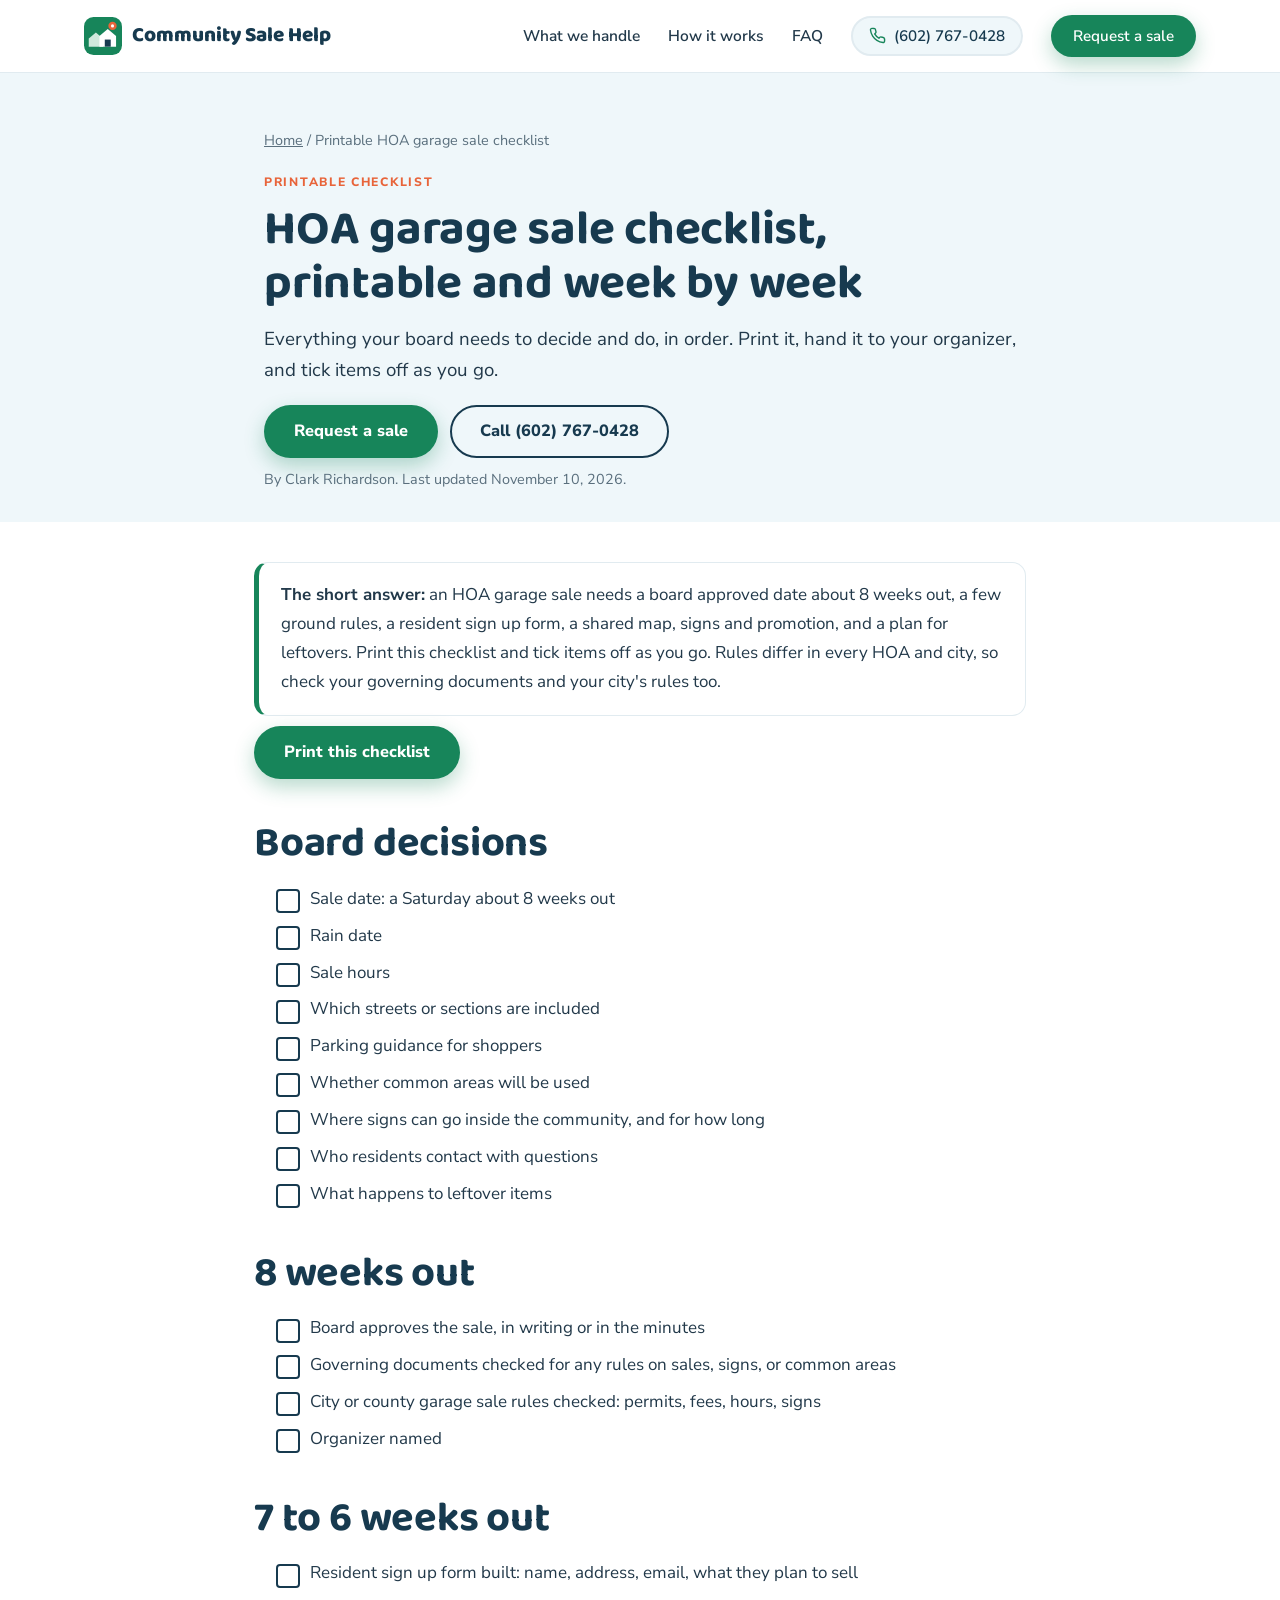
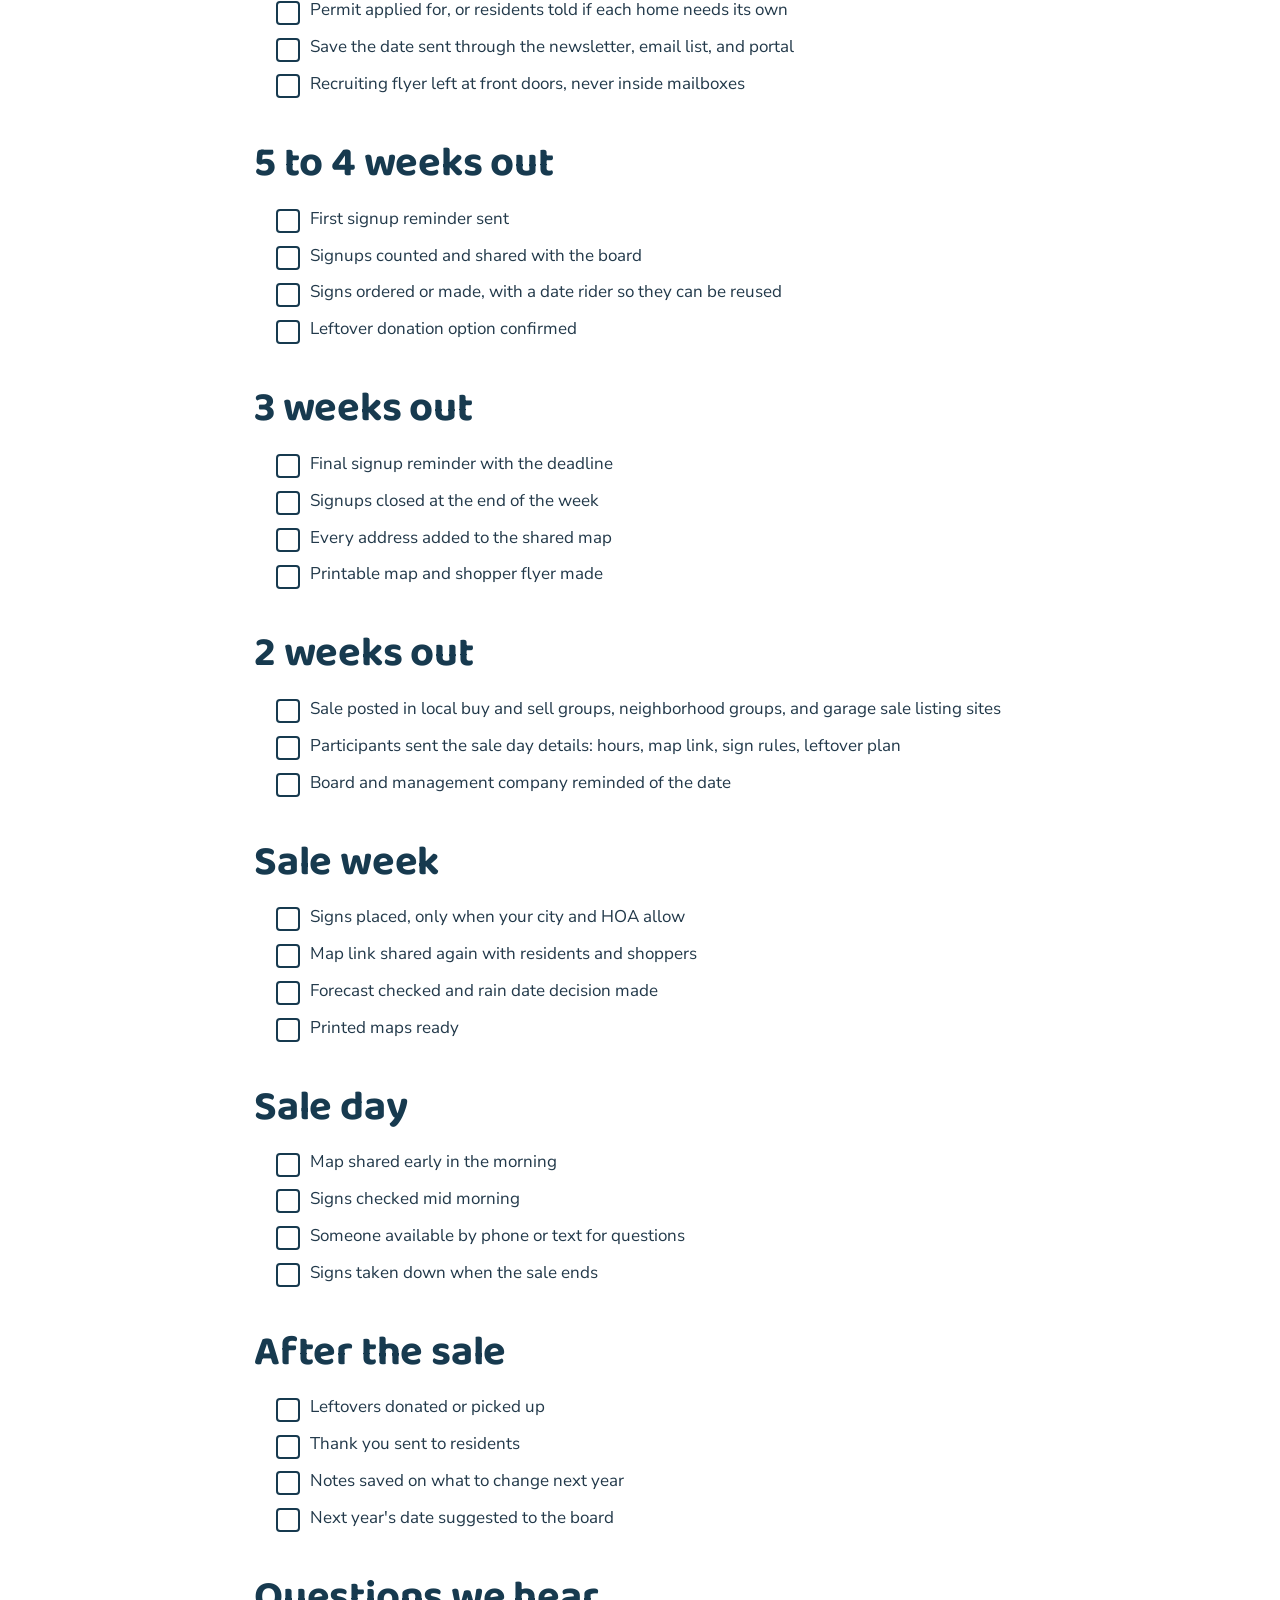
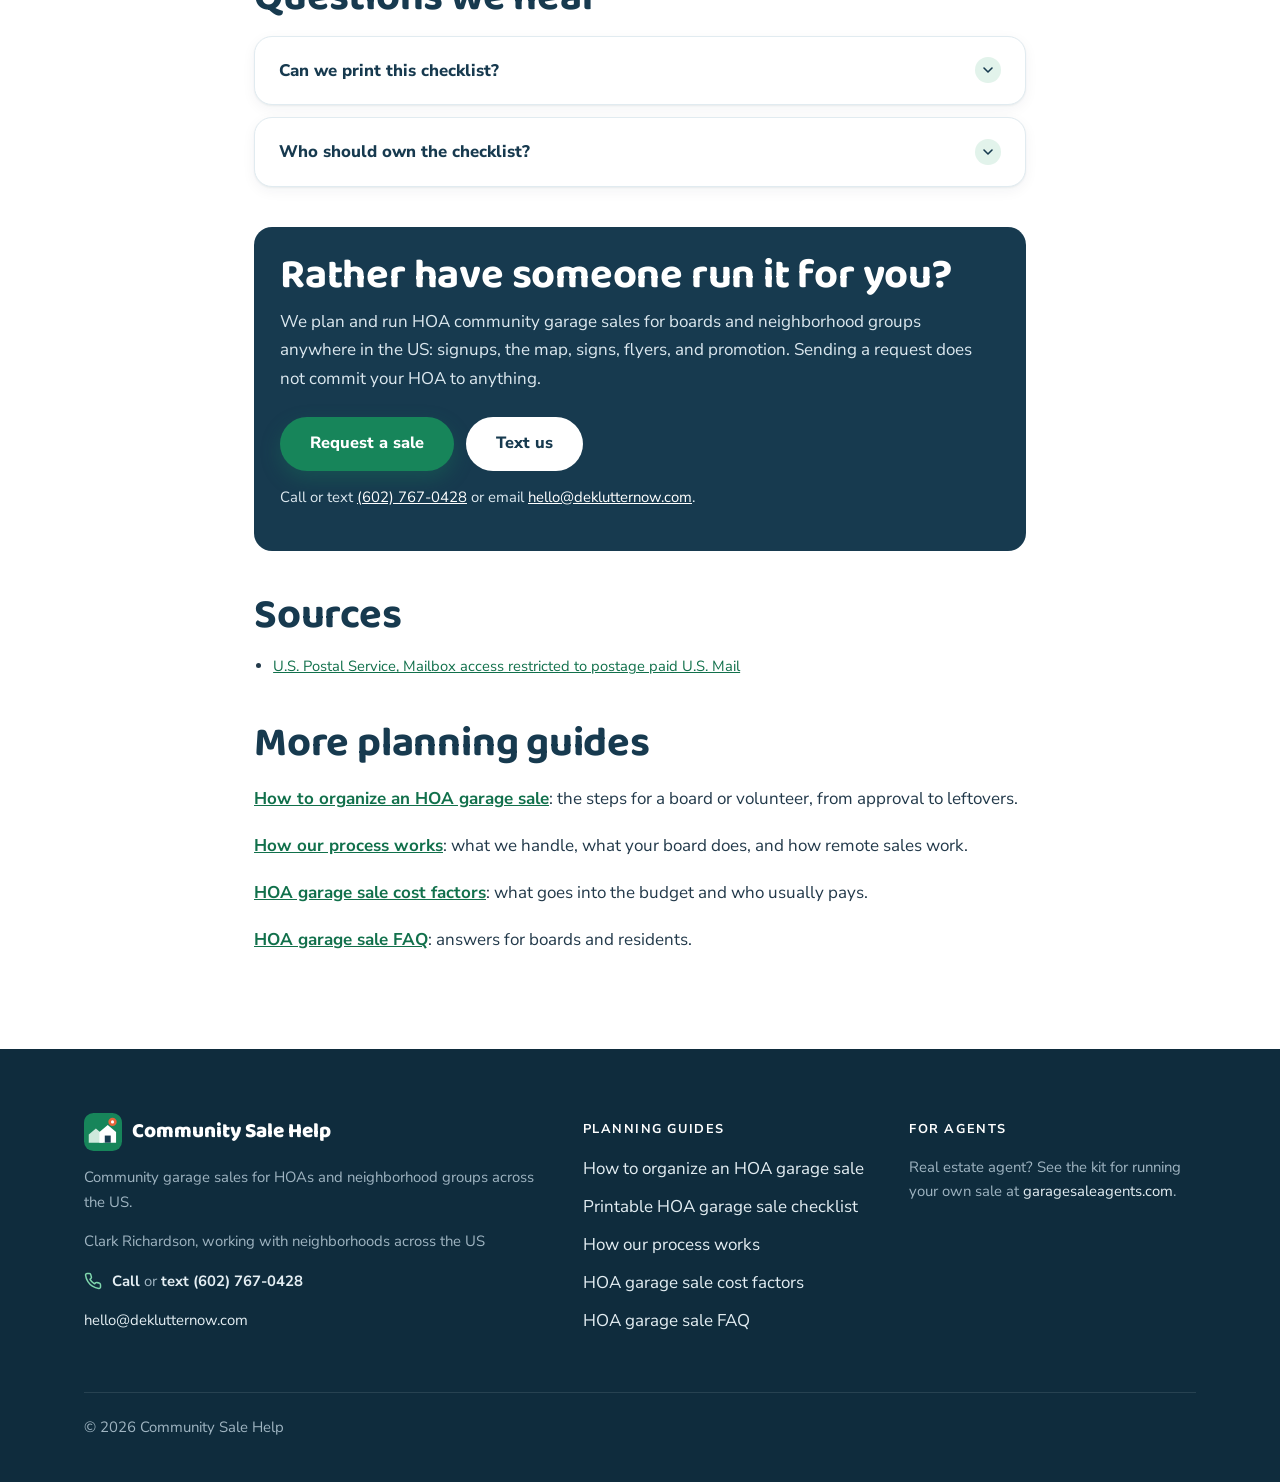
<file: hoa-garage-sale-checklist/index.html>
<!doctype html>
<html lang="en">
<head>
<meta charset="utf-8">
<meta name="viewport" content="width=device-width, initial-scale=1">
<title>HOA Garage Sale Checklist: Printable, Week by Week</title>
<meta name="description" content="HOA garage sale checklist for boards and volunteers: board decisions, week by week tasks from 8 weeks out, sale day and wrap up. Printable and free.">
<meta name="robots" content="index,follow">
<meta name="theme-color" content="#173a4f">
<link rel="preload" href="/fonts/baloo2.woff2" as="font" type="font/woff2" crossorigin>
<link rel="preload" href="/fonts/nunitosans.woff2" as="font" type="font/woff2" crossorigin>
<link rel="stylesheet" href="/styles.css">
<link rel="stylesheet" href="/article.css">
<link rel="icon" href="/assets/mark-hoa.svg" type="image/svg+xml">
<link rel="icon" href="/assets/favicon.png" type="image/png" sizes="48x48">
<link rel="canonical" href="https://communitysalehelp.com/hoa-garage-sale-checklist/">
<meta property="og:type" content="article">
<meta property="og:site_name" content="Community Sale Help">
<meta property="og:title" content="HOA Garage Sale Checklist: Printable, Week by Week">
<meta property="og:description" content="HOA garage sale checklist for boards and volunteers: board decisions, week by week tasks from 8 weeks out, sale day and wrap up. Printable and free.">
<meta property="og:url" content="https://communitysalehelp.com/hoa-garage-sale-checklist/">
<meta property="og:image" content="https://communitysalehelp.com/assets/og.png">
<meta property="og:image:width" content="1200">
<meta property="og:image:height" content="630">
<meta property="og:image:alt" content="Illustration of a neighborhood street with open garages and sale tables">
<meta name="twitter:card" content="summary_large_image">
<script type="application/ld+json">
{
  "@context": "https://schema.org",
  "@graph": [
    {
      "@type": "Article",
      "headline": "HOA garage sale checklist, printable and week by week",
      "description": "HOA garage sale checklist for boards and volunteers: board decisions, week by week tasks from 8 weeks out, sale day and wrap up. Printable and free.",
      "author": {
        "@type": "Person",
        "name": "Clark Richardson"
      },
      "publisher": {
        "@id": "https://communitysalehelp.com/#org"
      },
      "datePublished": "2026-11-10",
      "dateModified": "2026-11-10",
      "mainEntityOfPage": "https://communitysalehelp.com/hoa-garage-sale-checklist/",
      "image": "https://communitysalehelp.com/assets/og.png",
      "inLanguage": "en"
    },
    {
      "@type": "Organization",
      "@id": "https://communitysalehelp.com/#org",
      "name": "Community Sale Help",
      "url": "https://communitysalehelp.com/",
      "logo": "https://communitysalehelp.com/assets/logo.png",
      "telephone": "+1-602-767-0428",
      "email": "hello@deklutternow.com",
      "areaServed": {
        "@type": "Country",
        "name": "United States"
      },
      "sameAs": [
        "https://www.facebook.com/profile.php?id=61595301242038"
      ]
    },
    {
      "@type": "BreadcrumbList",
      "itemListElement": [
        {
          "@type": "ListItem",
          "position": 1,
          "name": "Home",
          "item": "https://communitysalehelp.com/"
        },
        {
          "@type": "ListItem",
          "position": 2,
          "name": "Printable HOA garage sale checklist",
          "item": "https://communitysalehelp.com/hoa-garage-sale-checklist/"
        }
      ]
    },
    {
      "@type": "FAQPage",
      "mainEntity": [
        {
          "@type": "Question",
          "name": "Can we print this checklist?",
          "acceptedAnswer": {
            "@type": "Answer",
            "text": "Yes. Use the print button or your browser's print option. The page prints without the menus."
          }
        },
        {
          "@type": "Question",
          "name": "Who should own the checklist?",
          "acceptedAnswer": {
            "@type": "Answer",
            "text": "One organizer, with the board handling the decisions at the top."
          }
        }
      ]
    }
  ]
}
</script>
</head>
<body class="theme-hoa">
<svg width="0" height="0" style="position:absolute" aria-hidden="true">
  <defs>
    <symbol id="i-check" viewBox="0 0 24 24"><path d="M20 6 9 17l-5-5"/></symbol>
    <symbol id="i-arrow" viewBox="0 0 24 24"><path d="M5 12h14M13 6l6 6-6 6"/></symbol>
    <symbol id="i-pin" viewBox="0 0 24 24"><path d="M20 10c0 6-8 12-8 12s-8-6-8-12a8 8 0 0 1 16 0Z"/><circle cx="12" cy="10" r="3"/></symbol>
    <symbol id="i-calendar" viewBox="0 0 24 24"><rect x="3" y="4" width="18" height="18" rx="2"/><path d="M16 2v4M8 2v4M3 10h18M8 14h.01M12 14h.01M16 14h.01M8 18h.01M12 18h.01"/></symbol>
    <symbol id="i-clipboard" viewBox="0 0 24 24"><rect x="8" y="2" width="8" height="4" rx="1"/><path d="M16 4h2a2 2 0 0 1 2 2v14a2 2 0 0 1-2 2H6a2 2 0 0 1-2-2V6a2 2 0 0 1 2-2h2"/><path d="m9 14 2 2 4-4"/></symbol>
    <symbol id="i-map" viewBox="0 0 24 24"><path d="M3 6.5 9 4l6 2.5L21 4v13.5L15 20l-6-2.5L3 20z"/><path d="M9 4v13.5M15 6.5V20"/></symbol>
    <symbol id="i-sign" viewBox="0 0 24 24"><path d="M12 13v9M12 2v2"/><path d="M5 4h12l3 4.5-3 4.5H5z"/></symbol>
    <symbol id="i-file" viewBox="0 0 24 24"><path d="M14 2H6a2 2 0 0 0-2 2v16a2 2 0 0 0 2 2h12a2 2 0 0 0 2-2V8z"/><path d="M14 2v6h6M16 13H8M16 17H8M10 9H8"/></symbol>
    <symbol id="i-megaphone" viewBox="0 0 24 24"><path d="m3 11 16-6v14L3 13z"/><path d="M11.6 16.8a3 3 0 1 1-5.8-1.6"/></symbol>
    <symbol id="i-chat" viewBox="0 0 24 24"><path d="M21 15a2 2 0 0 1-2 2H7l-4 4V5a2 2 0 0 1 2-2h14a2 2 0 0 1 2 2z"/><path d="M8 9h8M8 13h5"/></symbol>
    <symbol id="i-clock" viewBox="0 0 24 24"><circle cx="12" cy="12" r="10"/><path d="M12 6v6l4 2"/></symbol>
    <symbol id="i-book" viewBox="0 0 24 24"><path d="M2 4h6a4 4 0 0 1 4 4v13a3 3 0 0 0-3-3H2z"/><path d="M22 4h-6a4 4 0 0 0-4 4v13a3 3 0 0 1 3-3h7z"/></symbol>
    <symbol id="i-home" viewBox="0 0 24 24"><path d="M3 10.5 12 3l9 7.5V20a1 1 0 0 1-1 1h-5v-6H9v6H4a1 1 0 0 1-1-1z"/></symbol>
    <symbol id="i-users" viewBox="0 0 24 24"><path d="M16 21v-2a4 4 0 0 0-4-4H6a4 4 0 0 0-4 4v2"/><circle cx="9" cy="7" r="4"/><path d="M22 21v-2a4 4 0 0 0-3-3.87M16 3.13a4 4 0 0 1 0 7.75"/></symbol>
    <symbol id="i-briefcase" viewBox="0 0 24 24"><rect x="2" y="7" width="20" height="14" rx="2"/><path d="M16 21V5a2 2 0 0 0-2-2h-4a2 2 0 0 0-2 2v16"/></symbol>
    <symbol id="i-send" viewBox="0 0 24 24"><path d="M22 2 11 13M22 2l-7 20-4-9-9-4z"/></symbol>
    <symbol id="i-lock" viewBox="0 0 24 24"><rect x="3" y="11" width="18" height="11" rx="2"/><path d="M7 11V7a5 5 0 0 1 10 0v4"/></symbol>
    <symbol id="i-tag" viewBox="0 0 24 24"><path d="M12.6 2.6A2 2 0 0 0 11.2 2H4a2 2 0 0 0-2 2v7.2a2 2 0 0 0 .6 1.4l8.7 8.7a2.4 2.4 0 0 0 3.4 0l6.6-6.6a2.4 2.4 0 0 0 0-3.4z"/><circle cx="7.5" cy="7.5" r="1.5"/></symbol>
    <symbol id="i-download" viewBox="0 0 24 24"><path d="M21 15v4a2 2 0 0 1-2 2H5a2 2 0 0 1-2-2v-4M7 10l5 5 5-5M12 15V3"/></symbol>
    <symbol id="i-hand" viewBox="0 0 24 24"><path d="M18 11V6a2 2 0 0 0-4 0M14 10V4a2 2 0 0 0-4 0v2M10 10.5V6a2 2 0 0 0-4 0v8"/><path d="M18 8a2 2 0 1 1 4 0v6a8 8 0 0 1-8 8h-2c-2.8 0-4.5-.9-5.9-2.4l-3.6-3.6a2 2 0 0 1 2.8-2.8L7 15"/></symbol>
    <symbol id="i-phone" viewBox="0 0 24 24"><path d="M22 16.9v3a2 2 0 0 1-2.2 2 19.8 19.8 0 0 1-8.6-3.1 19.5 19.5 0 0 1-6-6A19.8 19.8 0 0 1 2.1 4.2 2 2 0 0 1 4.1 2h3a2 2 0 0 1 2 1.7c.1.9.4 1.8.7 2.7a2 2 0 0 1-.5 2.1L8 9.8a16 16 0 0 0 6 6l1.3-1.3a2 2 0 0 1 2.1-.4c.9.3 1.8.6 2.7.7a2 2 0 0 1 1.7 2z"/></symbol>
    <symbol id="i-sms" viewBox="0 0 24 24"><path d="M21 15a2 2 0 0 1-2 2H7l-4 4V5a2 2 0 0 1 2-2h14a2 2 0 0 1 2 2z"/><path d="M8 10h.01M12 10h.01M16 10h.01"/></symbol>
    <symbol id="i-globe" viewBox="0 0 24 24"><circle cx="12" cy="12" r="10"/><path d="M2 12h20M12 2a15 15 0 0 1 0 20M12 2a15 15 0 0 0 0 20"/></symbol>
  </defs>
</svg>

<header class="topbar">
  <div class="wrap topbar-inner">
    <a class="brand" href="/" aria-label="Community Sale Help home">
      <img class="brand-mark" src="/assets/mark-hoa.svg" alt="" width="38" height="38">
      <span>Community Sale Help</span>
    </a>
    <nav class="nav" aria-label="Main">
      <a href="/#handle">What we handle</a>
      <a href="/how-it-works/">How it works</a>
      <a href="/faq/">FAQ</a>
      <a class="btn btn-call" href="tel:+16027670428" aria-label="Call (602) 767-0428"><svg class="icon" aria-hidden="true"><use href="#i-phone"/></svg><span class="call-num">(602) 767-0428</span><span class="call-short">Call</span></a>
      <a class="btn btn-primary nav-cta" href="/#request">Request a sale</a>
    </nav>
  </div>
</header>

<main id="top">
  <section class="article-hero">
    <div class="wrap narrow">
      <p class="crumbs"><a href="/">Home</a> / Printable HOA garage sale checklist</p>
      <p class="eyebrow">Printable checklist</p>
      <h1>HOA garage sale checklist, printable and week by week</h1>
      <p class="lede">Everything your board needs to decide and do, in order. Print it, hand it to your organizer, and tick items off as you go.</p>
      <p class="hero-ctas"><a class="btn btn-primary" href="/#request">Request a sale</a> <a class="btn btn-outline" href="tel:+16027670428">Call (602) 767-0428</a></p>
      <p class="byline">By Clark Richardson. Last updated November 10, 2026.</p>
    </div>
  </section>

  <article class="article">
    <div class="wrap">
<div class="answer"><p><strong>The short answer:</strong> an HOA garage sale needs a board approved date about 8 weeks out, a few ground rules, a resident sign up form, a shared map, signs and promotion, and a plan for leftovers. Print this checklist and tick items off as you go. Rules differ in every HOA and city, so check your governing documents and your city's rules too.</p></div>
<p class="print-btn"><button type="button" class="btn btn-primary" onclick="window.print()">Print this checklist</button></p>

<h2 id="decisions">Board decisions</h2>
<ul class="checklist">
<li>Sale date: a Saturday about 8 weeks out</li>
<li>Rain date</li>
<li>Sale hours</li>
<li>Which streets or sections are included</li>
<li>Parking guidance for shoppers</li>
<li>Whether common areas will be used</li>
<li>Where signs can go inside the community, and for how long</li>
<li>Who residents contact with questions</li>
<li>What happens to leftover items</li>
</ul>

<h2 id="week8">8 weeks out</h2>
<ul class="checklist">
<li>Board approves the sale, in writing or in the minutes</li>
<li>Governing documents checked for any rules on sales, signs, or common areas</li>
<li>City or county garage sale rules checked: permits, fees, hours, signs</li>
<li>Organizer named</li>
</ul>

<h2 id="week7">7 to 6 weeks out</h2>
<ul class="checklist">
<li>Resident sign up form built: name, address, email, what they plan to sell</li>
<li>Permit applied for, or residents told if each home needs its own</li>
<li>Save the date sent through the newsletter, email list, and portal</li>
<li>Recruiting flyer left at front doors, never inside mailboxes</li>
</ul>

<h2 id="week5">5 to 4 weeks out</h2>
<ul class="checklist">
<li>First signup reminder sent</li>
<li>Signups counted and shared with the board</li>
<li>Signs ordered or made, with a date rider so they can be reused</li>
<li>Leftover donation option confirmed</li>
</ul>

<h2 id="week3">3 weeks out</h2>
<ul class="checklist">
<li>Final signup reminder with the deadline</li>
<li>Signups closed at the end of the week</li>
<li>Every address added to the shared map</li>
<li>Printable map and shopper flyer made</li>
</ul>

<h2 id="week2">2 weeks out</h2>
<ul class="checklist">
<li>Sale posted in local buy and sell groups, neighborhood groups, and garage sale listing sites</li>
<li>Participants sent the sale day details: hours, map link, sign rules, leftover plan</li>
<li>Board and management company reminded of the date</li>
</ul>

<h2 id="week1">Sale week</h2>
<ul class="checklist">
<li>Signs placed, only when your city and HOA allow</li>
<li>Map link shared again with residents and shoppers</li>
<li>Forecast checked and rain date decision made</li>
<li>Printed maps ready</li>
</ul>

<h2 id="saleday">Sale day</h2>
<ul class="checklist">
<li>Map shared early in the morning</li>
<li>Signs checked mid morning</li>
<li>Someone available by phone or text for questions</li>
<li>Signs taken down when the sale ends</li>
</ul>

<h2 id="after">After the sale</h2>
<ul class="checklist">
<li>Leftovers donated or picked up</li>
<li>Thank you sent to residents</li>
<li>Notes saved on what to change next year</li>
<li>Next year's date suggested to the board</li>
</ul>

<h2 id="questions">Questions we hear</h2>
<details>
  <summary>Can we print this checklist?</summary>
  <p>Yes. Use the print button or your browser's print option. The page prints without the menus.</p>
</details>
<details>
  <summary>Who should own the checklist?</summary>
  <p>One organizer, with the board handling the decisions at the top.</p>
</details>

<div class="cta-box">
  <h2>Rather have someone run it for you?</h2>
  <p>We plan and run HOA community garage sales for boards and neighborhood groups anywhere in the US: signups, the map, signs, flyers, and promotion. Sending a request does not commit your HOA to anything.</p>
  <a class="btn btn-primary" href="/#request">Request a sale</a> <a class="btn btn-light" href="sms:+16027670428">Text us</a>
  <p class="small" style="margin-top:14px">Call or text <a href="tel:+16027670428">(602) 767-0428</a> or email <a href="mailto:hello@deklutternow.com">hello@deklutternow.com</a>.</p>
</div>

<h2 id="sources">Sources</h2>
<ul class="sources">
    <li><a href="https://about.usps.com/news/state-releases/tx/2010/tx_2010_0909.htm" rel="noopener">U.S. Postal Service, Mailbox access restricted to postage paid U.S. Mail</a></li>
</ul>

<nav class="related" aria-label="Related guides">
  <h2>More planning guides</h2>
  <ul>
    <li><a href="/how-to-organize-an-hoa-garage-sale/">How to organize an HOA garage sale</a>: the steps for a board or volunteer, from approval to leftovers.</li>
    <li><a href="/how-it-works/">How our process works</a>: what we handle, what your board does, and how remote sales work.</li>
    <li><a href="/hoa-garage-sale-cost/">HOA garage sale cost factors</a>: what goes into the budget and who usually pays.</li>
    <li><a href="/faq/">HOA garage sale FAQ</a>: answers for boards and residents.</li>
  </ul>
</nav>
    </div>
  </article>
</main>

<footer class="footer">
  <div class="wrap footer-inner">
    <div>
      <p class="brand"><img class="brand-mark" src="/assets/mark-hoa.svg" alt="" width="38" height="38"><span>Community Sale Help</span></p>
      <p class="small">Community garage sales for HOAs and neighborhood groups across the US.</p>
      <p class="small">Clark Richardson, working with neighborhoods across the US</p>
      <p class="small footer-phone"><svg class="icon" aria-hidden="true"><use href="#i-phone"/></svg><span><a href="tel:+16027670428">Call</a> or <a href="sms:+16027670428">text</a> <a class="nowrap" href="tel:+16027670428">(602) 767-0428</a></span></p>
      <p class="small"><a href="mailto:hello@deklutternow.com">hello@deklutternow.com</a></p>
    </div>
    <div>
      <h4>Planning guides</h4>
      <nav class="footer-nav" aria-label="Planning guides">
        <a href="/how-to-organize-an-hoa-garage-sale/">How to organize an HOA garage sale</a>
        <a href="/hoa-garage-sale-checklist/">Printable HOA garage sale checklist</a>
        <a href="/how-it-works/">How our process works</a>
        <a href="/hoa-garage-sale-cost/">HOA garage sale cost factors</a>
        <a href="/faq/">HOA garage sale FAQ</a>
      </nav>
    </div>
    <div>
      <h4>For agents</h4>
      <p class="small agent-link">Real estate agent? See the kit for running your own sale at <a href="https://garagesaleagents.com">garagesaleagents.com</a>.</p>
    </div>
  </div>
  <div class="wrap"><p class="small copy">&copy; 2026 Community Sale Help</p></div>
</footer>
<nav class="callbar" aria-label="Call or text us">
  <a href="tel:+16027670428" data-track="call_tap">Call (602) 767-0428</a>
  <a href="sms:+16027670428" data-track="text_tap">Text us</a>
</nav>
<script>
/* GA4 hook: stays off until an ID is set below, for example "G-XXXXXXX". */
window.GA4_ID = "";
(function(){
  var id = window.GA4_ID;
  function track(name, params){ if (window.gtag) window.gtag("event", name, params || {}); }
  window.siteTrack = track;
  if (id) {
    var s = document.createElement("script"); s.async = true;
    s.src = "https://www.googletagmanager.com/gtag/js?id=" + id; document.head.appendChild(s);
    window.dataLayer = window.dataLayer || [];
    window.gtag = function(){ dataLayer.push(arguments); };
    gtag("js", new Date()); gtag("config", id);
  }
  document.addEventListener("click", function(e){
    var a = e.target.closest && e.target.closest("a"); if (!a) return;
    var h = a.getAttribute("href") || "";
    if (h.indexOf("tel:") === 0) track("call_tap", {link_url: h});
    else if (h.indexOf("sms:") === 0) track("text_tap", {link_url: h});
    else if (h.indexOf("mailto:") === 0) track("email_tap", {link_url: h});
    else if (a.classList.contains("btn")) track("cta_tap", {link_text: (a.textContent || "").trim().slice(0, 60)});
  }, true);
  document.addEventListener("submit", function(e){
    track("form_submit", {form_id: e.target.id || "form"});
  }, true);
})();
</script>
</body>
</html>
</file>
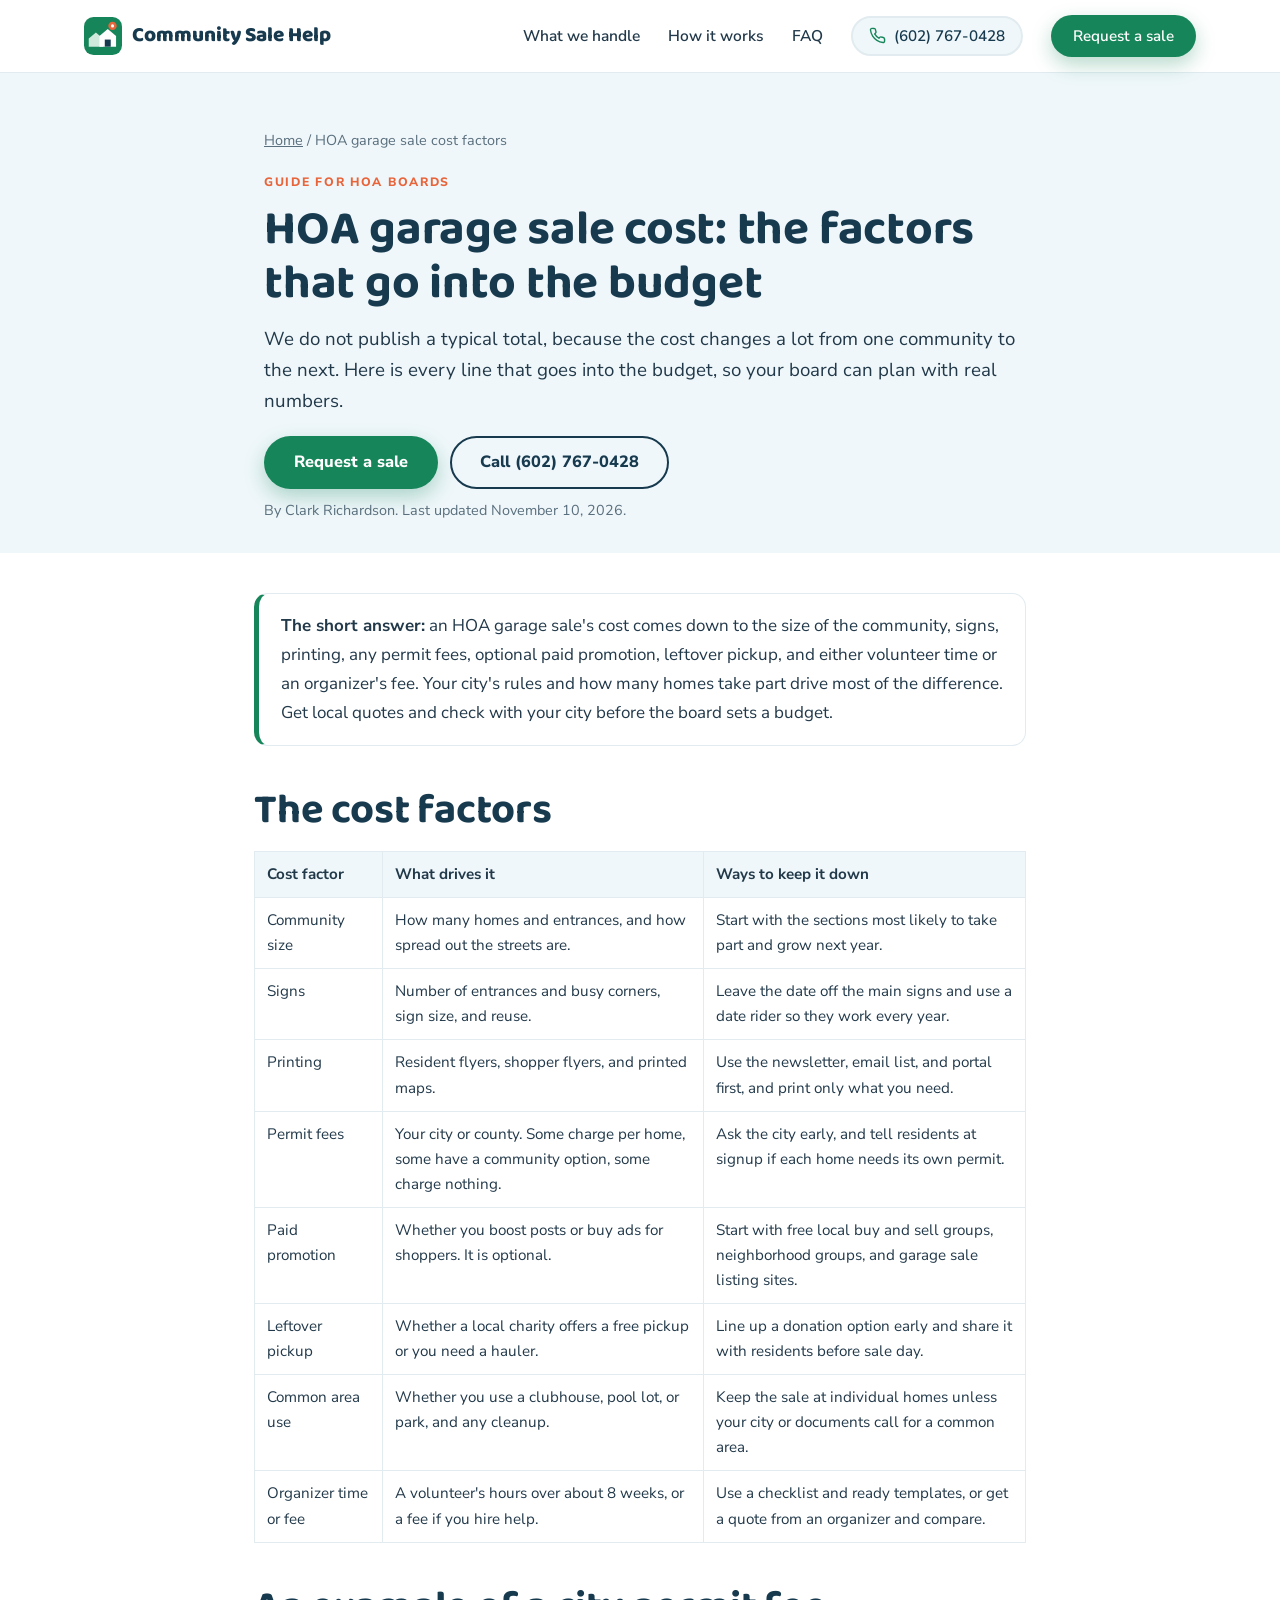
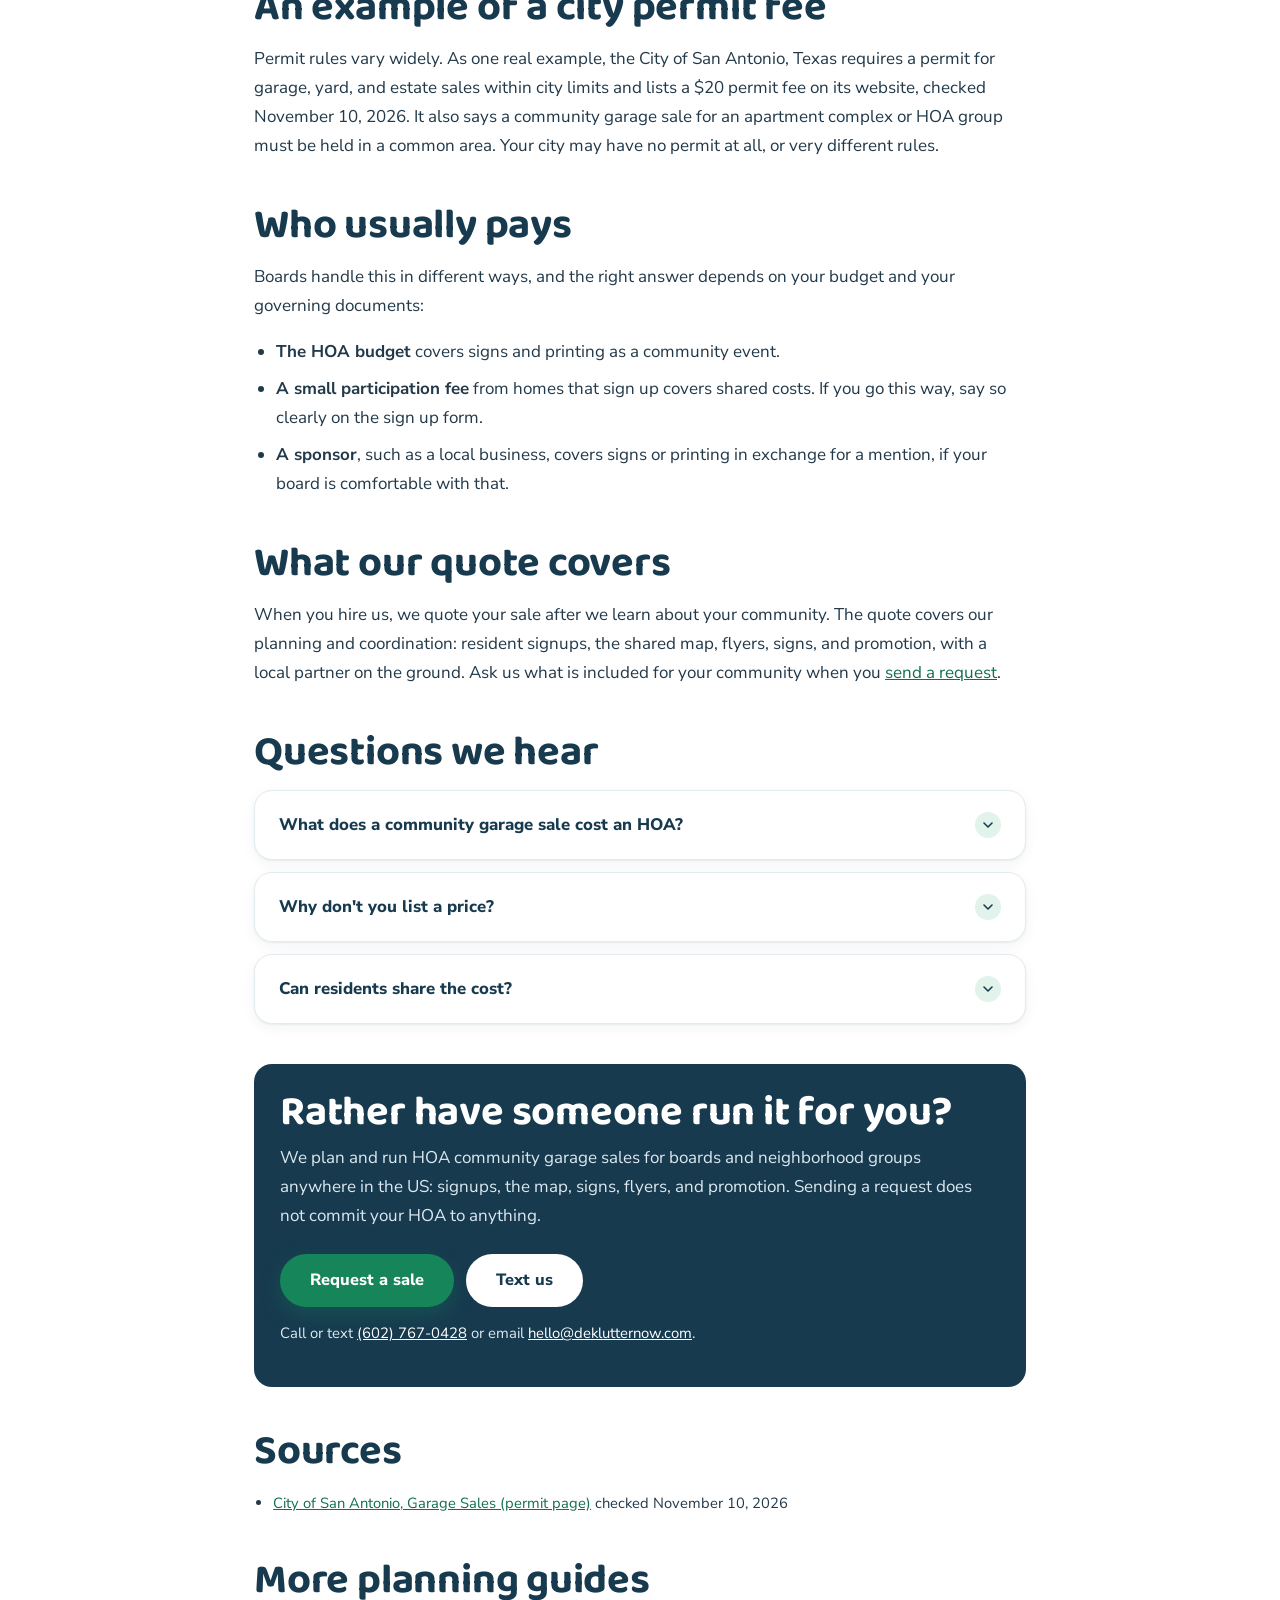
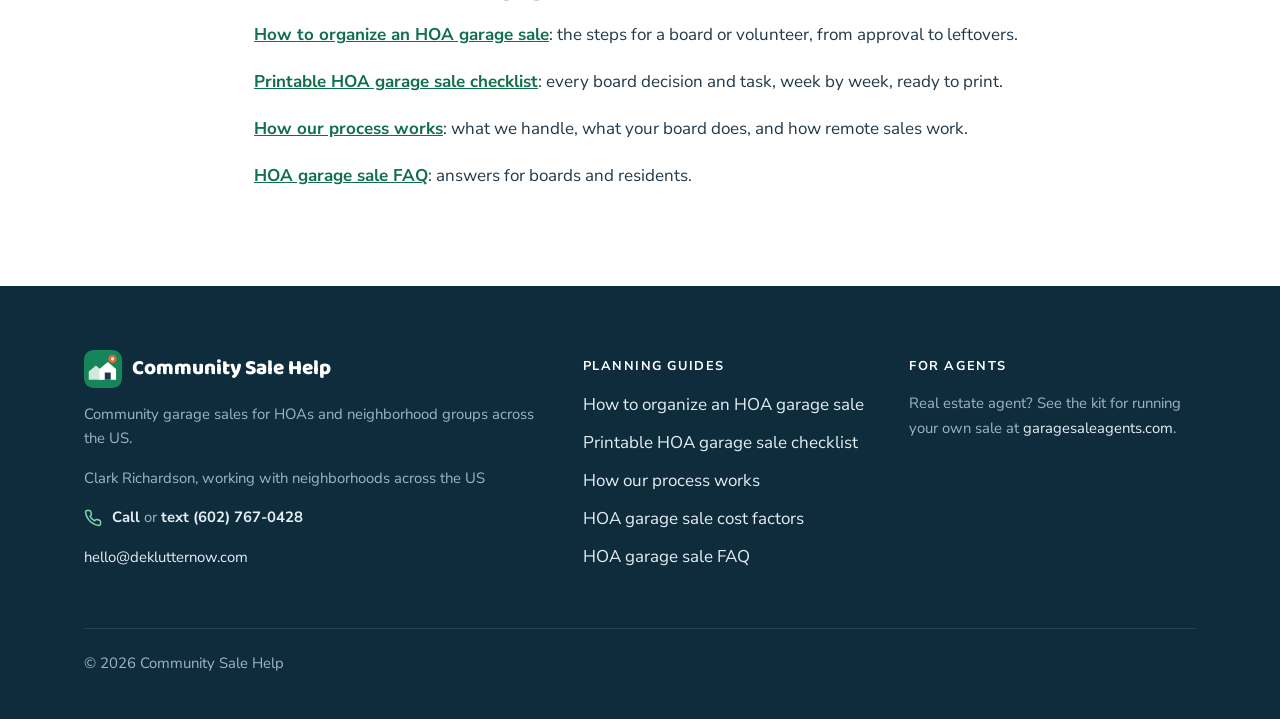
<file: hoa-garage-sale-cost/index.html>
<!doctype html>
<html lang="en">
<head>
<meta charset="utf-8">
<meta name="viewport" content="width=device-width, initial-scale=1">
<title>HOA Garage Sale Cost: What Goes Into the Budget</title>
<meta name="description" content="HOA garage sale cost depends on community size, signs, printing, permits, promotion and leftover pickup. Here are the cost factors and ways to save.">
<meta name="robots" content="index,follow">
<meta name="theme-color" content="#173a4f">
<link rel="preload" href="/fonts/baloo2.woff2" as="font" type="font/woff2" crossorigin>
<link rel="preload" href="/fonts/nunitosans.woff2" as="font" type="font/woff2" crossorigin>
<link rel="stylesheet" href="/styles.css">
<link rel="stylesheet" href="/article.css">
<link rel="icon" href="/assets/mark-hoa.svg" type="image/svg+xml">
<link rel="icon" href="/assets/favicon.png" type="image/png" sizes="48x48">
<link rel="canonical" href="https://communitysalehelp.com/hoa-garage-sale-cost/">
<meta property="og:type" content="article">
<meta property="og:site_name" content="Community Sale Help">
<meta property="og:title" content="HOA Garage Sale Cost: What Goes Into the Budget">
<meta property="og:description" content="HOA garage sale cost depends on community size, signs, printing, permits, promotion and leftover pickup. Here are the cost factors and ways to save.">
<meta property="og:url" content="https://communitysalehelp.com/hoa-garage-sale-cost/">
<meta property="og:image" content="https://communitysalehelp.com/assets/og.png">
<meta property="og:image:width" content="1200">
<meta property="og:image:height" content="630">
<meta property="og:image:alt" content="Illustration of a neighborhood street with open garages and sale tables">
<meta name="twitter:card" content="summary_large_image">
<script type="application/ld+json">
{
  "@context": "https://schema.org",
  "@graph": [
    {
      "@type": "Article",
      "headline": "HOA garage sale cost: the factors that go into the budget",
      "description": "HOA garage sale cost depends on community size, signs, printing, permits, promotion and leftover pickup. Here are the cost factors and ways to save.",
      "author": {
        "@type": "Person",
        "name": "Clark Richardson"
      },
      "publisher": {
        "@id": "https://communitysalehelp.com/#org"
      },
      "datePublished": "2026-11-10",
      "dateModified": "2026-11-10",
      "mainEntityOfPage": "https://communitysalehelp.com/hoa-garage-sale-cost/",
      "image": "https://communitysalehelp.com/assets/og.png",
      "inLanguage": "en"
    },
    {
      "@type": "Organization",
      "@id": "https://communitysalehelp.com/#org",
      "name": "Community Sale Help",
      "url": "https://communitysalehelp.com/",
      "logo": "https://communitysalehelp.com/assets/logo.png",
      "telephone": "+1-602-767-0428",
      "email": "hello@deklutternow.com",
      "areaServed": {
        "@type": "Country",
        "name": "United States"
      },
      "sameAs": [
        "https://www.facebook.com/profile.php?id=61595301242038"
      ]
    },
    {
      "@type": "BreadcrumbList",
      "itemListElement": [
        {
          "@type": "ListItem",
          "position": 1,
          "name": "Home",
          "item": "https://communitysalehelp.com/"
        },
        {
          "@type": "ListItem",
          "position": 2,
          "name": "HOA garage sale cost factors",
          "item": "https://communitysalehelp.com/hoa-garage-sale-cost/"
        }
      ]
    },
    {
      "@type": "FAQPage",
      "mainEntity": [
        {
          "@type": "Question",
          "name": "What does a community garage sale cost an HOA?",
          "acceptedAnswer": {
            "@type": "Answer",
            "text": "It depends on community size, signs, printing, permit fees, promotion, and leftover pickup. We do not publish a typical total because it varies so much."
          }
        },
        {
          "@type": "Question",
          "name": "Why don't you list a price?",
          "acceptedAnswer": {
            "@type": "Answer",
            "text": "Every community is different, so we quote each sale after we learn about yours. Send a request and we will send you a quote."
          }
        },
        {
          "@type": "Question",
          "name": "Can residents share the cost?",
          "acceptedAnswer": {
            "@type": "Answer",
            "text": "Some boards ask homes that sign up for a small fee to cover shared costs. Whether that fits is up to your board and your governing documents."
          }
        }
      ]
    }
  ]
}
</script>
</head>
<body class="theme-hoa">
<svg width="0" height="0" style="position:absolute" aria-hidden="true">
  <defs>
    <symbol id="i-check" viewBox="0 0 24 24"><path d="M20 6 9 17l-5-5"/></symbol>
    <symbol id="i-arrow" viewBox="0 0 24 24"><path d="M5 12h14M13 6l6 6-6 6"/></symbol>
    <symbol id="i-pin" viewBox="0 0 24 24"><path d="M20 10c0 6-8 12-8 12s-8-6-8-12a8 8 0 0 1 16 0Z"/><circle cx="12" cy="10" r="3"/></symbol>
    <symbol id="i-calendar" viewBox="0 0 24 24"><rect x="3" y="4" width="18" height="18" rx="2"/><path d="M16 2v4M8 2v4M3 10h18M8 14h.01M12 14h.01M16 14h.01M8 18h.01M12 18h.01"/></symbol>
    <symbol id="i-clipboard" viewBox="0 0 24 24"><rect x="8" y="2" width="8" height="4" rx="1"/><path d="M16 4h2a2 2 0 0 1 2 2v14a2 2 0 0 1-2 2H6a2 2 0 0 1-2-2V6a2 2 0 0 1 2-2h2"/><path d="m9 14 2 2 4-4"/></symbol>
    <symbol id="i-map" viewBox="0 0 24 24"><path d="M3 6.5 9 4l6 2.5L21 4v13.5L15 20l-6-2.5L3 20z"/><path d="M9 4v13.5M15 6.5V20"/></symbol>
    <symbol id="i-sign" viewBox="0 0 24 24"><path d="M12 13v9M12 2v2"/><path d="M5 4h12l3 4.5-3 4.5H5z"/></symbol>
    <symbol id="i-file" viewBox="0 0 24 24"><path d="M14 2H6a2 2 0 0 0-2 2v16a2 2 0 0 0 2 2h12a2 2 0 0 0 2-2V8z"/><path d="M14 2v6h6M16 13H8M16 17H8M10 9H8"/></symbol>
    <symbol id="i-megaphone" viewBox="0 0 24 24"><path d="m3 11 16-6v14L3 13z"/><path d="M11.6 16.8a3 3 0 1 1-5.8-1.6"/></symbol>
    <symbol id="i-chat" viewBox="0 0 24 24"><path d="M21 15a2 2 0 0 1-2 2H7l-4 4V5a2 2 0 0 1 2-2h14a2 2 0 0 1 2 2z"/><path d="M8 9h8M8 13h5"/></symbol>
    <symbol id="i-clock" viewBox="0 0 24 24"><circle cx="12" cy="12" r="10"/><path d="M12 6v6l4 2"/></symbol>
    <symbol id="i-book" viewBox="0 0 24 24"><path d="M2 4h6a4 4 0 0 1 4 4v13a3 3 0 0 0-3-3H2z"/><path d="M22 4h-6a4 4 0 0 0-4 4v13a3 3 0 0 1 3-3h7z"/></symbol>
    <symbol id="i-home" viewBox="0 0 24 24"><path d="M3 10.5 12 3l9 7.5V20a1 1 0 0 1-1 1h-5v-6H9v6H4a1 1 0 0 1-1-1z"/></symbol>
    <symbol id="i-users" viewBox="0 0 24 24"><path d="M16 21v-2a4 4 0 0 0-4-4H6a4 4 0 0 0-4 4v2"/><circle cx="9" cy="7" r="4"/><path d="M22 21v-2a4 4 0 0 0-3-3.87M16 3.13a4 4 0 0 1 0 7.75"/></symbol>
    <symbol id="i-briefcase" viewBox="0 0 24 24"><rect x="2" y="7" width="20" height="14" rx="2"/><path d="M16 21V5a2 2 0 0 0-2-2h-4a2 2 0 0 0-2 2v16"/></symbol>
    <symbol id="i-send" viewBox="0 0 24 24"><path d="M22 2 11 13M22 2l-7 20-4-9-9-4z"/></symbol>
    <symbol id="i-lock" viewBox="0 0 24 24"><rect x="3" y="11" width="18" height="11" rx="2"/><path d="M7 11V7a5 5 0 0 1 10 0v4"/></symbol>
    <symbol id="i-tag" viewBox="0 0 24 24"><path d="M12.6 2.6A2 2 0 0 0 11.2 2H4a2 2 0 0 0-2 2v7.2a2 2 0 0 0 .6 1.4l8.7 8.7a2.4 2.4 0 0 0 3.4 0l6.6-6.6a2.4 2.4 0 0 0 0-3.4z"/><circle cx="7.5" cy="7.5" r="1.5"/></symbol>
    <symbol id="i-download" viewBox="0 0 24 24"><path d="M21 15v4a2 2 0 0 1-2 2H5a2 2 0 0 1-2-2v-4M7 10l5 5 5-5M12 15V3"/></symbol>
    <symbol id="i-hand" viewBox="0 0 24 24"><path d="M18 11V6a2 2 0 0 0-4 0M14 10V4a2 2 0 0 0-4 0v2M10 10.5V6a2 2 0 0 0-4 0v8"/><path d="M18 8a2 2 0 1 1 4 0v6a8 8 0 0 1-8 8h-2c-2.8 0-4.5-.9-5.9-2.4l-3.6-3.6a2 2 0 0 1 2.8-2.8L7 15"/></symbol>
    <symbol id="i-phone" viewBox="0 0 24 24"><path d="M22 16.9v3a2 2 0 0 1-2.2 2 19.8 19.8 0 0 1-8.6-3.1 19.5 19.5 0 0 1-6-6A19.8 19.8 0 0 1 2.1 4.2 2 2 0 0 1 4.1 2h3a2 2 0 0 1 2 1.7c.1.9.4 1.8.7 2.7a2 2 0 0 1-.5 2.1L8 9.8a16 16 0 0 0 6 6l1.3-1.3a2 2 0 0 1 2.1-.4c.9.3 1.8.6 2.7.7a2 2 0 0 1 1.7 2z"/></symbol>
    <symbol id="i-sms" viewBox="0 0 24 24"><path d="M21 15a2 2 0 0 1-2 2H7l-4 4V5a2 2 0 0 1 2-2h14a2 2 0 0 1 2 2z"/><path d="M8 10h.01M12 10h.01M16 10h.01"/></symbol>
    <symbol id="i-globe" viewBox="0 0 24 24"><circle cx="12" cy="12" r="10"/><path d="M2 12h20M12 2a15 15 0 0 1 0 20M12 2a15 15 0 0 0 0 20"/></symbol>
  </defs>
</svg>

<header class="topbar">
  <div class="wrap topbar-inner">
    <a class="brand" href="/" aria-label="Community Sale Help home">
      <img class="brand-mark" src="/assets/mark-hoa.svg" alt="" width="38" height="38">
      <span>Community Sale Help</span>
    </a>
    <nav class="nav" aria-label="Main">
      <a href="/#handle">What we handle</a>
      <a href="/how-it-works/">How it works</a>
      <a href="/faq/">FAQ</a>
      <a class="btn btn-call" href="tel:+16027670428" aria-label="Call (602) 767-0428"><svg class="icon" aria-hidden="true"><use href="#i-phone"/></svg><span class="call-num">(602) 767-0428</span><span class="call-short">Call</span></a>
      <a class="btn btn-primary nav-cta" href="/#request">Request a sale</a>
    </nav>
  </div>
</header>

<main id="top">
  <section class="article-hero">
    <div class="wrap narrow">
      <p class="crumbs"><a href="/">Home</a> / HOA garage sale cost factors</p>
      <p class="eyebrow">Guide for HOA boards</p>
      <h1>HOA garage sale cost: the factors that go into the budget</h1>
      <p class="lede">We do not publish a typical total, because the cost changes a lot from one community to the next. Here is every line that goes into the budget, so your board can plan with real numbers.</p>
      <p class="hero-ctas"><a class="btn btn-primary" href="/#request">Request a sale</a> <a class="btn btn-outline" href="tel:+16027670428">Call (602) 767-0428</a></p>
      <p class="byline">By Clark Richardson. Last updated November 10, 2026.</p>
    </div>
  </section>

  <article class="article">
    <div class="wrap">
<div class="answer"><p><strong>The short answer:</strong> an HOA garage sale's cost comes down to the size of the community, signs, printing, any permit fees, optional paid promotion, leftover pickup, and either volunteer time or an organizer's fee. Your city's rules and how many homes take part drive most of the difference. Get local quotes and check with your city before the board sets a budget.</p></div>

<h2 id="factors">The cost factors</h2>
<div class="table-wrap"><table>
<thead><tr><th>Cost factor</th><th>What drives it</th><th>Ways to keep it down</th></tr></thead>
<tbody>
<tr><td>Community size</td><td>How many homes and entrances, and how spread out the streets are.</td><td>Start with the sections most likely to take part and grow next year.</td></tr>
<tr><td>Signs</td><td>Number of entrances and busy corners, sign size, and reuse.</td><td>Leave the date off the main signs and use a date rider so they work every year.</td></tr>
<tr><td>Printing</td><td>Resident flyers, shopper flyers, and printed maps.</td><td>Use the newsletter, email list, and portal first, and print only what you need.</td></tr>
<tr><td>Permit fees</td><td>Your city or county. Some charge per home, some have a community option, some charge nothing.</td><td>Ask the city early, and tell residents at signup if each home needs its own permit.</td></tr>
<tr><td>Paid promotion</td><td>Whether you boost posts or buy ads for shoppers. It is optional.</td><td>Start with free local buy and sell groups, neighborhood groups, and garage sale listing sites.</td></tr>
<tr><td>Leftover pickup</td><td>Whether a local charity offers a free pickup or you need a hauler.</td><td>Line up a donation option early and share it with residents before sale day.</td></tr>
<tr><td>Common area use</td><td>Whether you use a clubhouse, pool lot, or park, and any cleanup.</td><td>Keep the sale at individual homes unless your city or documents call for a common area.</td></tr>
<tr><td>Organizer time or fee</td><td>A volunteer's hours over about 8 weeks, or a fee if you hire help.</td><td>Use a checklist and ready templates, or get a quote from an organizer and compare.</td></tr>
</tbody></table></div>

<h2 id="permit-example">An example of a city permit fee</h2>
<p>Permit rules vary widely. As one real example, the City of San Antonio, Texas requires a permit for garage, yard, and estate sales within city limits and lists a $20 permit fee on its website, checked November 10, 2026. It also says a community garage sale for an apartment complex or HOA group must be held in a common area. Your city may have no permit at all, or very different rules.</p>

<h2 id="who-pays">Who usually pays</h2>
<p>Boards handle this in different ways, and the right answer depends on your budget and your governing documents:</p>
<ul>
<li><strong>The HOA budget</strong> covers signs and printing as a community event.</li>
<li><strong>A small participation fee</strong> from homes that sign up covers shared costs. If you go this way, say so clearly on the sign up form.</li>
<li><strong>A sponsor</strong>, such as a local business, covers signs or printing in exchange for a mention, if your board is comfortable with that.</li>
</ul>

<h2 id="quote">What our quote covers</h2>
<p>When you hire us, we quote your sale after we learn about your community. The quote covers our planning and coordination: resident signups, the shared map, flyers, signs, and promotion, with a local partner on the ground. Ask us what is included for your community when you <a href="/#request">send a request</a>.</p>

<h2 id="questions">Questions we hear</h2>
<details>
  <summary>What does a community garage sale cost an HOA?</summary>
  <p>It depends on community size, signs, printing, permit fees, promotion, and leftover pickup. We do not publish a typical total because it varies so much.</p>
</details>
<details>
  <summary>Why don't you list a price?</summary>
  <p>Every community is different, so we quote each sale after we learn about yours. Send a request and we will send you a quote.</p>
</details>
<details>
  <summary>Can residents share the cost?</summary>
  <p>Some boards ask homes that sign up for a small fee to cover shared costs. Whether that fits is up to your board and your governing documents.</p>
</details>

<div class="cta-box">
  <h2>Rather have someone run it for you?</h2>
  <p>We plan and run HOA community garage sales for boards and neighborhood groups anywhere in the US: signups, the map, signs, flyers, and promotion. Sending a request does not commit your HOA to anything.</p>
  <a class="btn btn-primary" href="/#request">Request a sale</a> <a class="btn btn-light" href="sms:+16027670428">Text us</a>
  <p class="small" style="margin-top:14px">Call or text <a href="tel:+16027670428">(602) 767-0428</a> or email <a href="mailto:hello@deklutternow.com">hello@deklutternow.com</a>.</p>
</div>

<h2 id="sources">Sources</h2>
<ul class="sources">
    <li><a href="https://www.sa.gov/Directory/Departments/DSD/CES/Permits-Licenses/Garage-Sales" rel="noopener">City of San Antonio, Garage Sales (permit page)</a> checked November 10, 2026</li>
</ul>

<nav class="related" aria-label="Related guides">
  <h2>More planning guides</h2>
  <ul>
    <li><a href="/how-to-organize-an-hoa-garage-sale/">How to organize an HOA garage sale</a>: the steps for a board or volunteer, from approval to leftovers.</li>
    <li><a href="/hoa-garage-sale-checklist/">Printable HOA garage sale checklist</a>: every board decision and task, week by week, ready to print.</li>
    <li><a href="/how-it-works/">How our process works</a>: what we handle, what your board does, and how remote sales work.</li>
    <li><a href="/faq/">HOA garage sale FAQ</a>: answers for boards and residents.</li>
  </ul>
</nav>
    </div>
  </article>
</main>

<footer class="footer">
  <div class="wrap footer-inner">
    <div>
      <p class="brand"><img class="brand-mark" src="/assets/mark-hoa.svg" alt="" width="38" height="38"><span>Community Sale Help</span></p>
      <p class="small">Community garage sales for HOAs and neighborhood groups across the US.</p>
      <p class="small">Clark Richardson, working with neighborhoods across the US</p>
      <p class="small footer-phone"><svg class="icon" aria-hidden="true"><use href="#i-phone"/></svg><span><a href="tel:+16027670428">Call</a> or <a href="sms:+16027670428">text</a> <a class="nowrap" href="tel:+16027670428">(602) 767-0428</a></span></p>
      <p class="small"><a href="mailto:hello@deklutternow.com">hello@deklutternow.com</a></p>
    </div>
    <div>
      <h4>Planning guides</h4>
      <nav class="footer-nav" aria-label="Planning guides">
        <a href="/how-to-organize-an-hoa-garage-sale/">How to organize an HOA garage sale</a>
        <a href="/hoa-garage-sale-checklist/">Printable HOA garage sale checklist</a>
        <a href="/how-it-works/">How our process works</a>
        <a href="/hoa-garage-sale-cost/">HOA garage sale cost factors</a>
        <a href="/faq/">HOA garage sale FAQ</a>
      </nav>
    </div>
    <div>
      <h4>For agents</h4>
      <p class="small agent-link">Real estate agent? See the kit for running your own sale at <a href="https://garagesaleagents.com">garagesaleagents.com</a>.</p>
    </div>
  </div>
  <div class="wrap"><p class="small copy">&copy; 2026 Community Sale Help</p></div>
</footer>
<nav class="callbar" aria-label="Call or text us">
  <a href="tel:+16027670428" data-track="call_tap">Call (602) 767-0428</a>
  <a href="sms:+16027670428" data-track="text_tap">Text us</a>
</nav>
<script>
/* GA4 hook: stays off until an ID is set below, for example "G-XXXXXXX". */
window.GA4_ID = "";
(function(){
  var id = window.GA4_ID;
  function track(name, params){ if (window.gtag) window.gtag("event", name, params || {}); }
  window.siteTrack = track;
  if (id) {
    var s = document.createElement("script"); s.async = true;
    s.src = "https://www.googletagmanager.com/gtag/js?id=" + id; document.head.appendChild(s);
    window.dataLayer = window.dataLayer || [];
    window.gtag = function(){ dataLayer.push(arguments); };
    gtag("js", new Date()); gtag("config", id);
  }
  document.addEventListener("click", function(e){
    var a = e.target.closest && e.target.closest("a"); if (!a) return;
    var h = a.getAttribute("href") || "";
    if (h.indexOf("tel:") === 0) track("call_tap", {link_url: h});
    else if (h.indexOf("sms:") === 0) track("text_tap", {link_url: h});
    else if (h.indexOf("mailto:") === 0) track("email_tap", {link_url: h});
    else if (a.classList.contains("btn")) track("cta_tap", {link_text: (a.textContent || "").trim().slice(0, 60)});
  }, true);
  document.addEventListener("submit", function(e){
    track("form_submit", {form_id: e.target.id || "form"});
  }, true);
})();
</script>
</body>
</html>
</file>
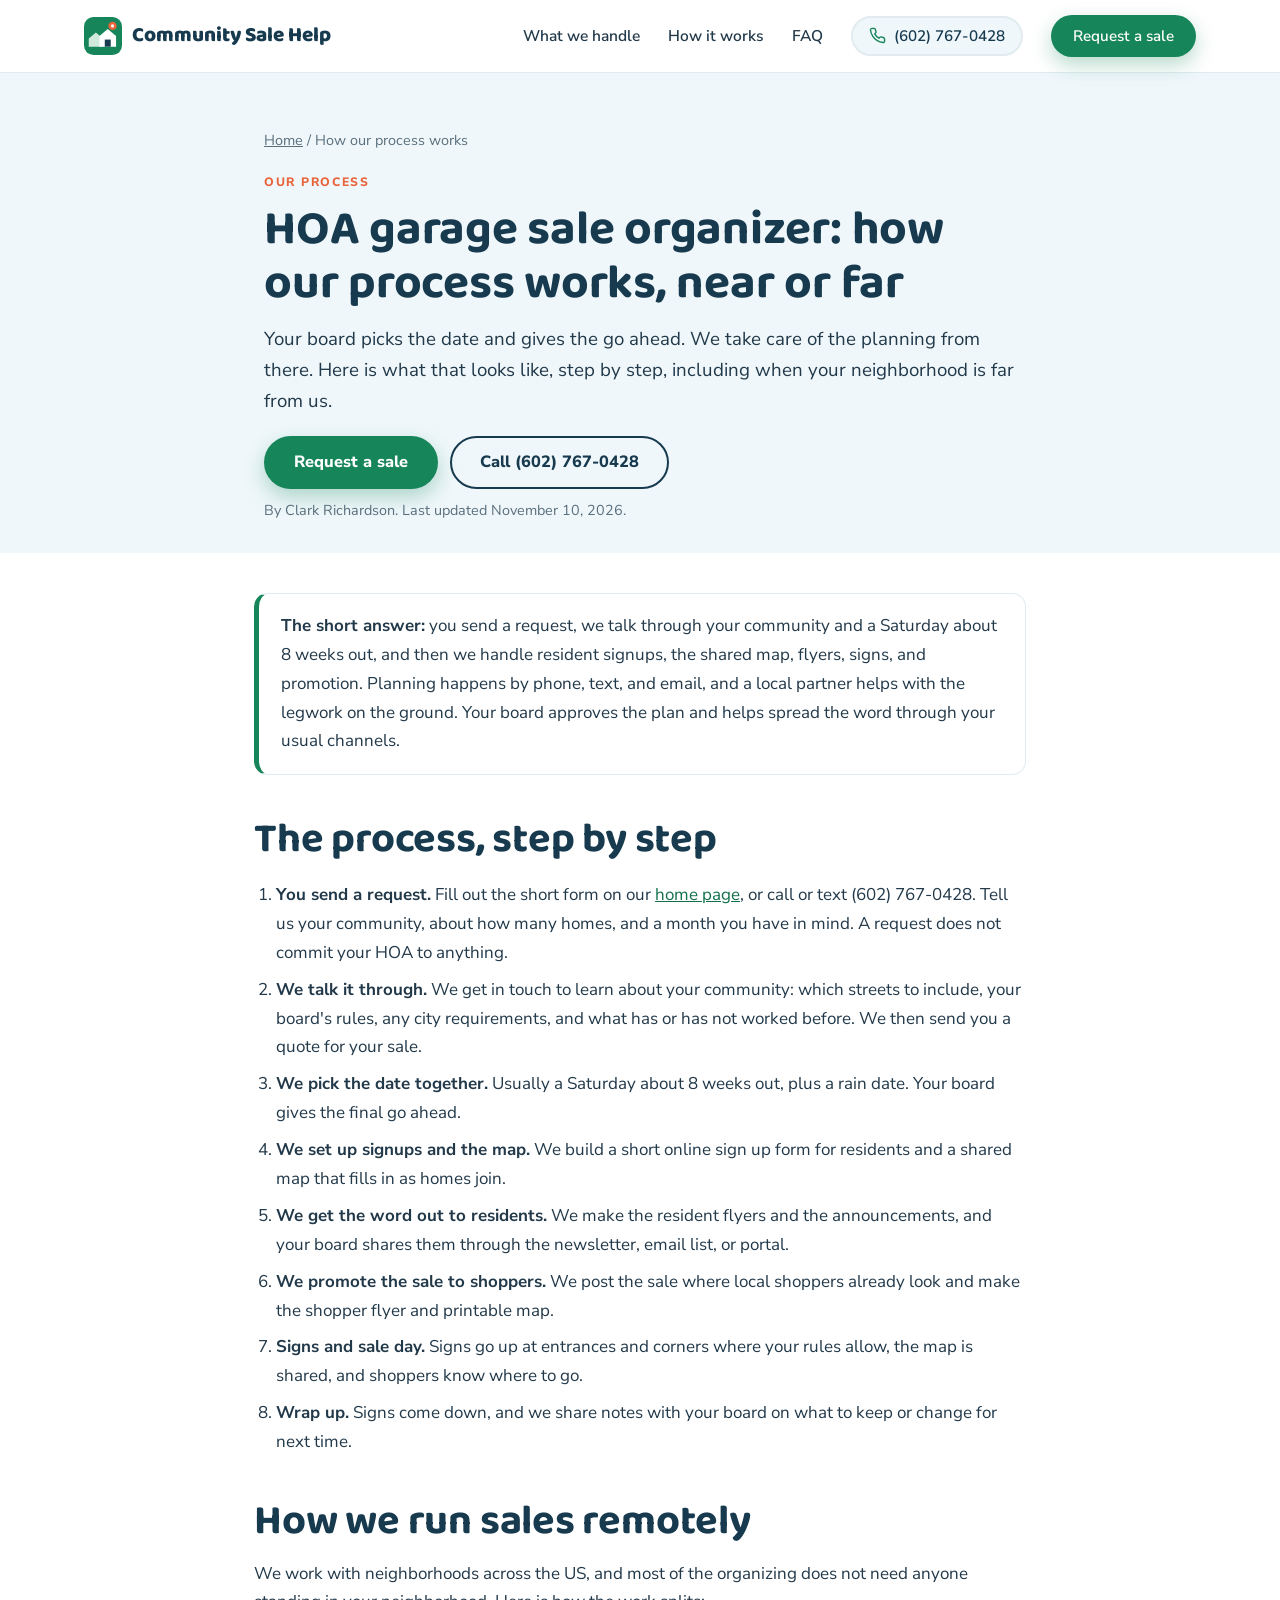
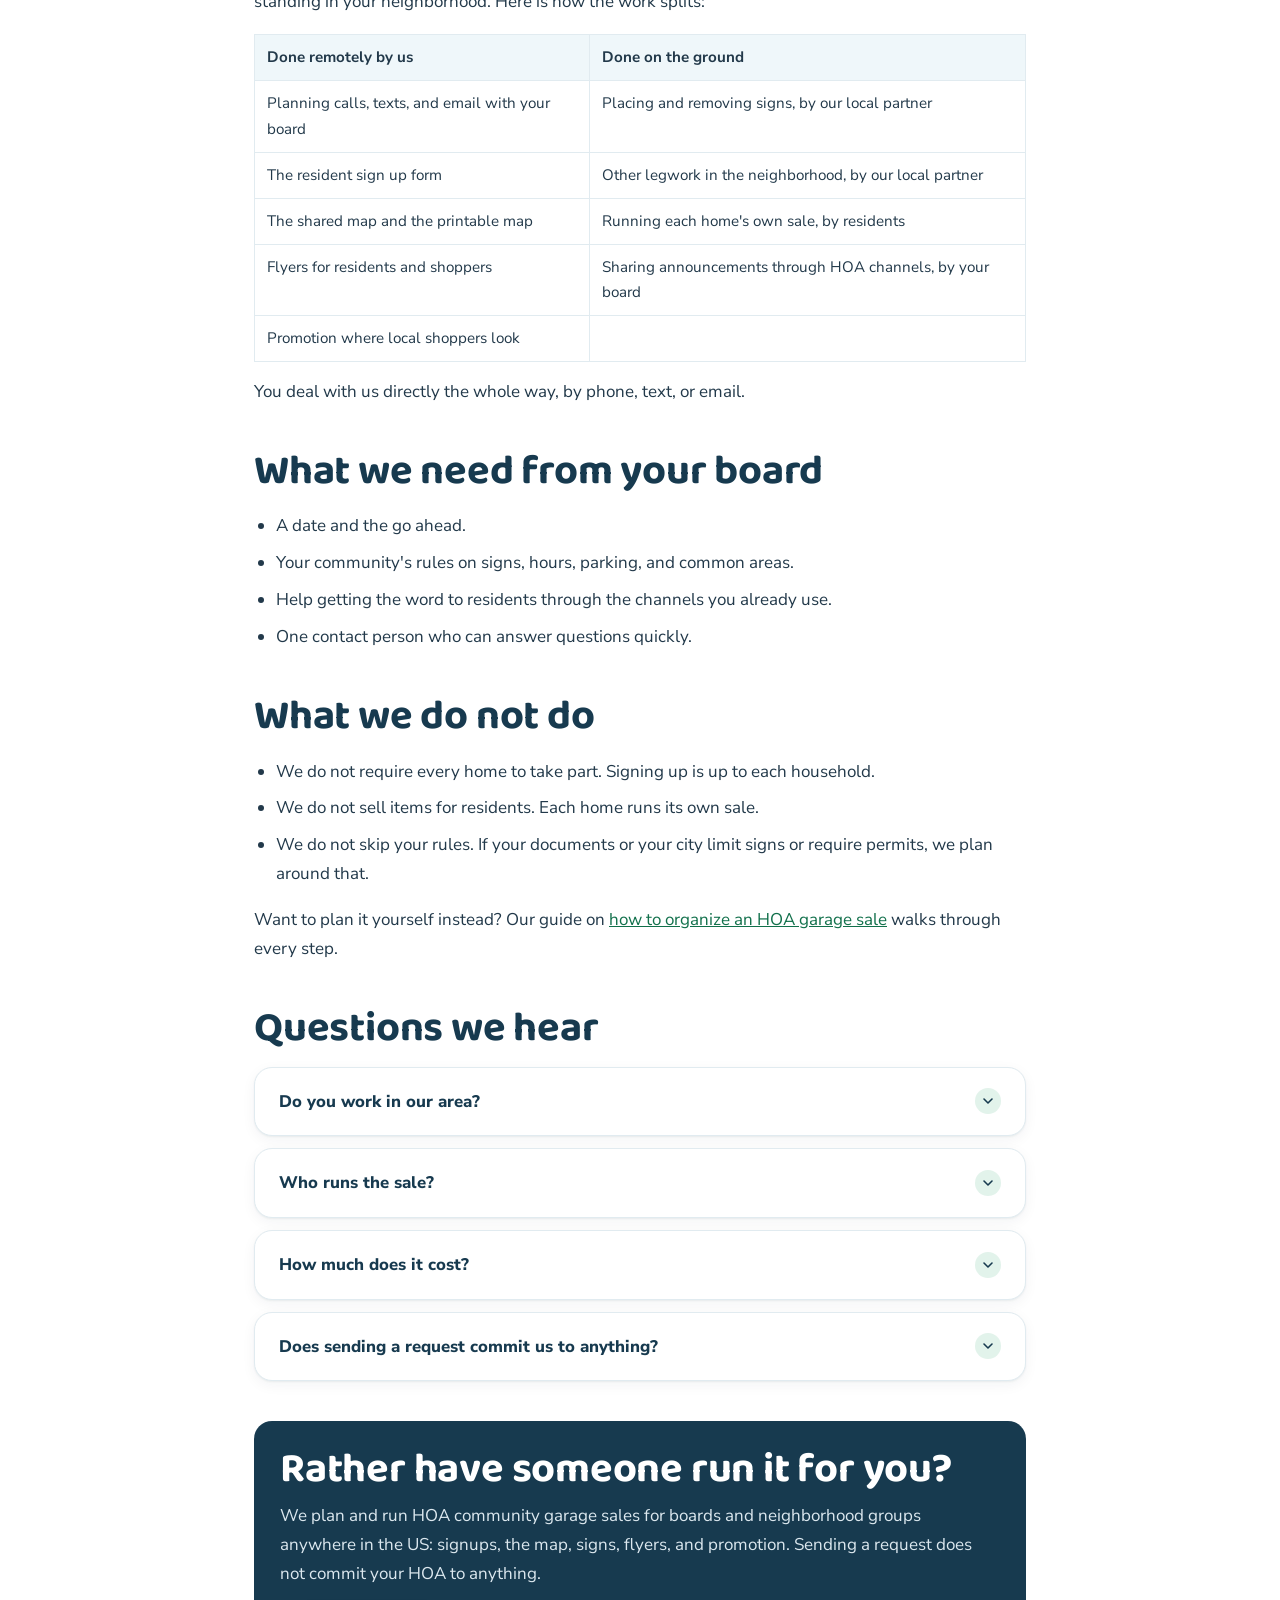
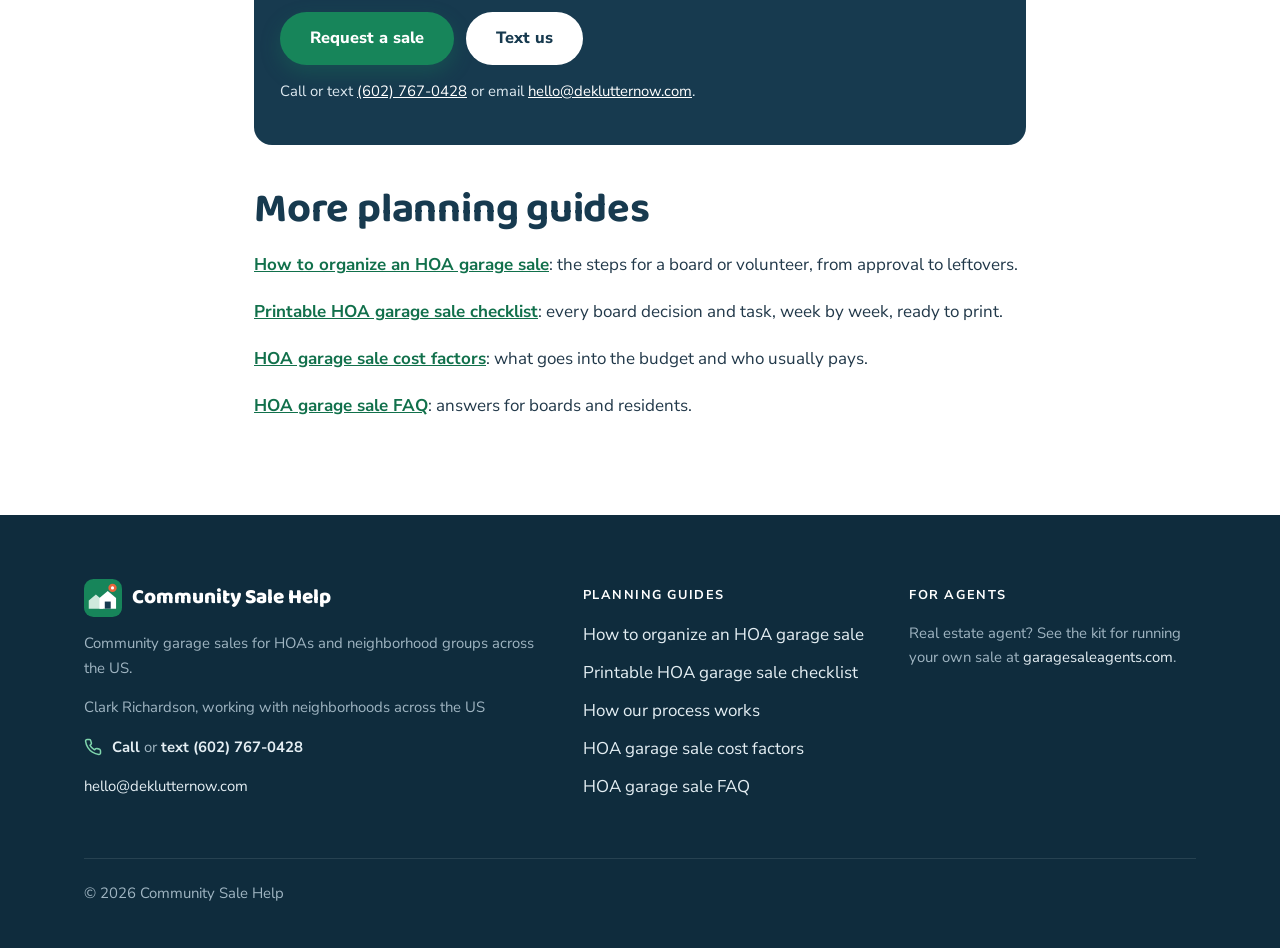
<file: how-it-works/index.html>
<!doctype html>
<html lang="en">
<head>
<meta charset="utf-8">
<meta name="viewport" content="width=device-width, initial-scale=1">
<title>HOA Garage Sale Organizer: How Our Process Works</title>
<meta name="description" content="HOA garage sale organizer: how our service works from your first request to sale day, including how we run sales remotely with a local partner.">
<meta name="robots" content="index,follow">
<meta name="theme-color" content="#173a4f">
<link rel="preload" href="/fonts/baloo2.woff2" as="font" type="font/woff2" crossorigin>
<link rel="preload" href="/fonts/nunitosans.woff2" as="font" type="font/woff2" crossorigin>
<link rel="stylesheet" href="/styles.css">
<link rel="stylesheet" href="/article.css">
<link rel="icon" href="/assets/mark-hoa.svg" type="image/svg+xml">
<link rel="icon" href="/assets/favicon.png" type="image/png" sizes="48x48">
<link rel="canonical" href="https://communitysalehelp.com/how-it-works/">
<meta property="og:type" content="article">
<meta property="og:site_name" content="Community Sale Help">
<meta property="og:title" content="HOA Garage Sale Organizer: How Our Process Works">
<meta property="og:description" content="HOA garage sale organizer: how our service works from your first request to sale day, including how we run sales remotely with a local partner.">
<meta property="og:url" content="https://communitysalehelp.com/how-it-works/">
<meta property="og:image" content="https://communitysalehelp.com/assets/og.png">
<meta property="og:image:width" content="1200">
<meta property="og:image:height" content="630">
<meta property="og:image:alt" content="Illustration of a neighborhood street with open garages and sale tables">
<meta name="twitter:card" content="summary_large_image">
<script type="application/ld+json">
{
  "@context": "https://schema.org",
  "@graph": [
    {
      "@type": "Article",
      "headline": "HOA garage sale organizer: how our process works, near or far",
      "description": "HOA garage sale organizer: how our service works from your first request to sale day, including how we run sales remotely with a local partner.",
      "author": {
        "@type": "Person",
        "name": "Clark Richardson"
      },
      "publisher": {
        "@id": "https://communitysalehelp.com/#org"
      },
      "datePublished": "2026-11-10",
      "dateModified": "2026-11-10",
      "mainEntityOfPage": "https://communitysalehelp.com/how-it-works/",
      "image": "https://communitysalehelp.com/assets/og.png",
      "inLanguage": "en"
    },
    {
      "@type": "Organization",
      "@id": "https://communitysalehelp.com/#org",
      "name": "Community Sale Help",
      "url": "https://communitysalehelp.com/",
      "logo": "https://communitysalehelp.com/assets/logo.png",
      "telephone": "+1-602-767-0428",
      "email": "hello@deklutternow.com",
      "areaServed": {
        "@type": "Country",
        "name": "United States"
      },
      "sameAs": [
        "https://www.facebook.com/profile.php?id=61595301242038"
      ]
    },
    {
      "@type": "BreadcrumbList",
      "itemListElement": [
        {
          "@type": "ListItem",
          "position": 1,
          "name": "Home",
          "item": "https://communitysalehelp.com/"
        },
        {
          "@type": "ListItem",
          "position": 2,
          "name": "How our process works",
          "item": "https://communitysalehelp.com/how-it-works/"
        }
      ]
    },
    {
      "@type": "FAQPage",
      "mainEntity": [
        {
          "@type": "Question",
          "name": "Do you work in our area?",
          "acceptedAnswer": {
            "@type": "Answer",
            "text": "We work with neighborhoods anywhere in the US. Send a request and tell us where you are."
          }
        },
        {
          "@type": "Question",
          "name": "Who runs the sale?",
          "acceptedAnswer": {
            "@type": "Answer",
            "text": "We do. We coordinate everything remotely, a local partner helps on the ground, and you deal with us directly."
          }
        },
        {
          "@type": "Question",
          "name": "How much does it cost?",
          "acceptedAnswer": {
            "@type": "Answer",
            "text": "It depends on your community and what you need. Send a request and we will send you a quote. See our guide to HOA garage sale cost factors."
          }
        },
        {
          "@type": "Question",
          "name": "Does sending a request commit us to anything?",
          "acceptedAnswer": {
            "@type": "Answer",
            "text": "No. A request just starts the conversation."
          }
        }
      ]
    }
  ]
}
</script>
</head>
<body class="theme-hoa">
<svg width="0" height="0" style="position:absolute" aria-hidden="true">
  <defs>
    <symbol id="i-check" viewBox="0 0 24 24"><path d="M20 6 9 17l-5-5"/></symbol>
    <symbol id="i-arrow" viewBox="0 0 24 24"><path d="M5 12h14M13 6l6 6-6 6"/></symbol>
    <symbol id="i-pin" viewBox="0 0 24 24"><path d="M20 10c0 6-8 12-8 12s-8-6-8-12a8 8 0 0 1 16 0Z"/><circle cx="12" cy="10" r="3"/></symbol>
    <symbol id="i-calendar" viewBox="0 0 24 24"><rect x="3" y="4" width="18" height="18" rx="2"/><path d="M16 2v4M8 2v4M3 10h18M8 14h.01M12 14h.01M16 14h.01M8 18h.01M12 18h.01"/></symbol>
    <symbol id="i-clipboard" viewBox="0 0 24 24"><rect x="8" y="2" width="8" height="4" rx="1"/><path d="M16 4h2a2 2 0 0 1 2 2v14a2 2 0 0 1-2 2H6a2 2 0 0 1-2-2V6a2 2 0 0 1 2-2h2"/><path d="m9 14 2 2 4-4"/></symbol>
    <symbol id="i-map" viewBox="0 0 24 24"><path d="M3 6.5 9 4l6 2.5L21 4v13.5L15 20l-6-2.5L3 20z"/><path d="M9 4v13.5M15 6.5V20"/></symbol>
    <symbol id="i-sign" viewBox="0 0 24 24"><path d="M12 13v9M12 2v2"/><path d="M5 4h12l3 4.5-3 4.5H5z"/></symbol>
    <symbol id="i-file" viewBox="0 0 24 24"><path d="M14 2H6a2 2 0 0 0-2 2v16a2 2 0 0 0 2 2h12a2 2 0 0 0 2-2V8z"/><path d="M14 2v6h6M16 13H8M16 17H8M10 9H8"/></symbol>
    <symbol id="i-megaphone" viewBox="0 0 24 24"><path d="m3 11 16-6v14L3 13z"/><path d="M11.6 16.8a3 3 0 1 1-5.8-1.6"/></symbol>
    <symbol id="i-chat" viewBox="0 0 24 24"><path d="M21 15a2 2 0 0 1-2 2H7l-4 4V5a2 2 0 0 1 2-2h14a2 2 0 0 1 2 2z"/><path d="M8 9h8M8 13h5"/></symbol>
    <symbol id="i-clock" viewBox="0 0 24 24"><circle cx="12" cy="12" r="10"/><path d="M12 6v6l4 2"/></symbol>
    <symbol id="i-book" viewBox="0 0 24 24"><path d="M2 4h6a4 4 0 0 1 4 4v13a3 3 0 0 0-3-3H2z"/><path d="M22 4h-6a4 4 0 0 0-4 4v13a3 3 0 0 1 3-3h7z"/></symbol>
    <symbol id="i-home" viewBox="0 0 24 24"><path d="M3 10.5 12 3l9 7.5V20a1 1 0 0 1-1 1h-5v-6H9v6H4a1 1 0 0 1-1-1z"/></symbol>
    <symbol id="i-users" viewBox="0 0 24 24"><path d="M16 21v-2a4 4 0 0 0-4-4H6a4 4 0 0 0-4 4v2"/><circle cx="9" cy="7" r="4"/><path d="M22 21v-2a4 4 0 0 0-3-3.87M16 3.13a4 4 0 0 1 0 7.75"/></symbol>
    <symbol id="i-briefcase" viewBox="0 0 24 24"><rect x="2" y="7" width="20" height="14" rx="2"/><path d="M16 21V5a2 2 0 0 0-2-2h-4a2 2 0 0 0-2 2v16"/></symbol>
    <symbol id="i-send" viewBox="0 0 24 24"><path d="M22 2 11 13M22 2l-7 20-4-9-9-4z"/></symbol>
    <symbol id="i-lock" viewBox="0 0 24 24"><rect x="3" y="11" width="18" height="11" rx="2"/><path d="M7 11V7a5 5 0 0 1 10 0v4"/></symbol>
    <symbol id="i-tag" viewBox="0 0 24 24"><path d="M12.6 2.6A2 2 0 0 0 11.2 2H4a2 2 0 0 0-2 2v7.2a2 2 0 0 0 .6 1.4l8.7 8.7a2.4 2.4 0 0 0 3.4 0l6.6-6.6a2.4 2.4 0 0 0 0-3.4z"/><circle cx="7.5" cy="7.5" r="1.5"/></symbol>
    <symbol id="i-download" viewBox="0 0 24 24"><path d="M21 15v4a2 2 0 0 1-2 2H5a2 2 0 0 1-2-2v-4M7 10l5 5 5-5M12 15V3"/></symbol>
    <symbol id="i-hand" viewBox="0 0 24 24"><path d="M18 11V6a2 2 0 0 0-4 0M14 10V4a2 2 0 0 0-4 0v2M10 10.5V6a2 2 0 0 0-4 0v8"/><path d="M18 8a2 2 0 1 1 4 0v6a8 8 0 0 1-8 8h-2c-2.8 0-4.5-.9-5.9-2.4l-3.6-3.6a2 2 0 0 1 2.8-2.8L7 15"/></symbol>
    <symbol id="i-phone" viewBox="0 0 24 24"><path d="M22 16.9v3a2 2 0 0 1-2.2 2 19.8 19.8 0 0 1-8.6-3.1 19.5 19.5 0 0 1-6-6A19.8 19.8 0 0 1 2.1 4.2 2 2 0 0 1 4.1 2h3a2 2 0 0 1 2 1.7c.1.9.4 1.8.7 2.7a2 2 0 0 1-.5 2.1L8 9.8a16 16 0 0 0 6 6l1.3-1.3a2 2 0 0 1 2.1-.4c.9.3 1.8.6 2.7.7a2 2 0 0 1 1.7 2z"/></symbol>
    <symbol id="i-sms" viewBox="0 0 24 24"><path d="M21 15a2 2 0 0 1-2 2H7l-4 4V5a2 2 0 0 1 2-2h14a2 2 0 0 1 2 2z"/><path d="M8 10h.01M12 10h.01M16 10h.01"/></symbol>
    <symbol id="i-globe" viewBox="0 0 24 24"><circle cx="12" cy="12" r="10"/><path d="M2 12h20M12 2a15 15 0 0 1 0 20M12 2a15 15 0 0 0 0 20"/></symbol>
  </defs>
</svg>

<header class="topbar">
  <div class="wrap topbar-inner">
    <a class="brand" href="/" aria-label="Community Sale Help home">
      <img class="brand-mark" src="/assets/mark-hoa.svg" alt="" width="38" height="38">
      <span>Community Sale Help</span>
    </a>
    <nav class="nav" aria-label="Main">
      <a href="/#handle">What we handle</a>
      <a href="/how-it-works/">How it works</a>
      <a href="/faq/">FAQ</a>
      <a class="btn btn-call" href="tel:+16027670428" aria-label="Call (602) 767-0428"><svg class="icon" aria-hidden="true"><use href="#i-phone"/></svg><span class="call-num">(602) 767-0428</span><span class="call-short">Call</span></a>
      <a class="btn btn-primary nav-cta" href="/#request">Request a sale</a>
    </nav>
  </div>
</header>

<main id="top">
  <section class="article-hero">
    <div class="wrap narrow">
      <p class="crumbs"><a href="/">Home</a> / How our process works</p>
      <p class="eyebrow">Our process</p>
      <h1>HOA garage sale organizer: how our process works, near or far</h1>
      <p class="lede">Your board picks the date and gives the go ahead. We take care of the planning from there. Here is what that looks like, step by step, including when your neighborhood is far from us.</p>
      <p class="hero-ctas"><a class="btn btn-primary" href="/#request">Request a sale</a> <a class="btn btn-outline" href="tel:+16027670428">Call (602) 767-0428</a></p>
      <p class="byline">By Clark Richardson. Last updated November 10, 2026.</p>
    </div>
  </section>

  <article class="article">
    <div class="wrap">
<div class="answer"><p><strong>The short answer:</strong> you send a request, we talk through your community and a Saturday about 8 weeks out, and then we handle resident signups, the shared map, flyers, signs, and promotion. Planning happens by phone, text, and email, and a local partner helps with the legwork on the ground. Your board approves the plan and helps spread the word through your usual channels.</p></div>

<h2 id="steps">The process, step by step</h2>
<ol>
<li><strong>You send a request.</strong> Fill out the short form on our <a href="/#request">home page</a>, or call or text (602) 767-0428. Tell us your community, about how many homes, and a month you have in mind. A request does not commit your HOA to anything.</li>
<li><strong>We talk it through.</strong> We get in touch to learn about your community: which streets to include, your board's rules, any city requirements, and what has or has not worked before. We then send you a quote for your sale.</li>
<li><strong>We pick the date together.</strong> Usually a Saturday about 8 weeks out, plus a rain date. Your board gives the final go ahead.</li>
<li><strong>We set up signups and the map.</strong> We build a short online sign up form for residents and a shared map that fills in as homes join.</li>
<li><strong>We get the word out to residents.</strong> We make the resident flyers and the announcements, and your board shares them through the newsletter, email list, or portal.</li>
<li><strong>We promote the sale to shoppers.</strong> We post the sale where local shoppers already look and make the shopper flyer and printable map.</li>
<li><strong>Signs and sale day.</strong> Signs go up at entrances and corners where your rules allow, the map is shared, and shoppers know where to go.</li>
<li><strong>Wrap up.</strong> Signs come down, and we share notes with your board on what to keep or change for next time.</li>
</ol>

<h2 id="remote">How we run sales remotely</h2>
<p>We work with neighborhoods across the US, and most of the organizing does not need anyone standing in your neighborhood. Here is how the work splits:</p>
<div class="table-wrap"><table>
<thead><tr><th>Done remotely by us</th><th>Done on the ground</th></tr></thead>
<tbody>
<tr><td>Planning calls, texts, and email with your board</td><td>Placing and removing signs, by our local partner</td></tr>
<tr><td>The resident sign up form</td><td>Other legwork in the neighborhood, by our local partner</td></tr>
<tr><td>The shared map and the printable map</td><td>Running each home's own sale, by residents</td></tr>
<tr><td>Flyers for residents and shoppers</td><td>Sharing announcements through HOA channels, by your board</td></tr>
<tr><td>Promotion where local shoppers look</td><td></td></tr>
</tbody></table></div>
<p>You deal with us directly the whole way, by phone, text, or email.</p>

<h2 id="board">What we need from your board</h2>
<ul>
<li>A date and the go ahead.</li>
<li>Your community's rules on signs, hours, parking, and common areas.</li>
<li>Help getting the word to residents through the channels you already use.</li>
<li>One contact person who can answer questions quickly.</li>
</ul>

<h2 id="not">What we do not do</h2>
<ul>
<li>We do not require every home to take part. Signing up is up to each household.</li>
<li>We do not sell items for residents. Each home runs its own sale.</li>
<li>We do not skip your rules. If your documents or your city limit signs or require permits, we plan around that.</li>
</ul>
<p>Want to plan it yourself instead? Our guide on <a href="/how-to-organize-an-hoa-garage-sale/">how to organize an HOA garage sale</a> walks through every step.</p>

<h2 id="questions">Questions we hear</h2>
<details>
  <summary>Do you work in our area?</summary>
  <p>We work with neighborhoods anywhere in the US. Send a request and tell us where you are.</p>
</details>
<details>
  <summary>Who runs the sale?</summary>
  <p>We do. We coordinate everything remotely, a local partner helps on the ground, and you deal with us directly.</p>
</details>
<details>
  <summary>How much does it cost?</summary>
  <p>It depends on your community and what you need. Send a request and we will send you a quote. See our guide to <a href="/hoa-garage-sale-cost/">HOA garage sale cost factors</a>.</p>
</details>
<details>
  <summary>Does sending a request commit us to anything?</summary>
  <p>No. A request just starts the conversation.</p>
</details>

<div class="cta-box">
  <h2>Rather have someone run it for you?</h2>
  <p>We plan and run HOA community garage sales for boards and neighborhood groups anywhere in the US: signups, the map, signs, flyers, and promotion. Sending a request does not commit your HOA to anything.</p>
  <a class="btn btn-primary" href="/#request">Request a sale</a> <a class="btn btn-light" href="sms:+16027670428">Text us</a>
  <p class="small" style="margin-top:14px">Call or text <a href="tel:+16027670428">(602) 767-0428</a> or email <a href="mailto:hello@deklutternow.com">hello@deklutternow.com</a>.</p>
</div>

<nav class="related" aria-label="Related guides">
  <h2>More planning guides</h2>
  <ul>
    <li><a href="/how-to-organize-an-hoa-garage-sale/">How to organize an HOA garage sale</a>: the steps for a board or volunteer, from approval to leftovers.</li>
    <li><a href="/hoa-garage-sale-checklist/">Printable HOA garage sale checklist</a>: every board decision and task, week by week, ready to print.</li>
    <li><a href="/hoa-garage-sale-cost/">HOA garage sale cost factors</a>: what goes into the budget and who usually pays.</li>
    <li><a href="/faq/">HOA garage sale FAQ</a>: answers for boards and residents.</li>
  </ul>
</nav>
    </div>
  </article>
</main>

<footer class="footer">
  <div class="wrap footer-inner">
    <div>
      <p class="brand"><img class="brand-mark" src="/assets/mark-hoa.svg" alt="" width="38" height="38"><span>Community Sale Help</span></p>
      <p class="small">Community garage sales for HOAs and neighborhood groups across the US.</p>
      <p class="small">Clark Richardson, working with neighborhoods across the US</p>
      <p class="small footer-phone"><svg class="icon" aria-hidden="true"><use href="#i-phone"/></svg><span><a href="tel:+16027670428">Call</a> or <a href="sms:+16027670428">text</a> <a class="nowrap" href="tel:+16027670428">(602) 767-0428</a></span></p>
      <p class="small"><a href="mailto:hello@deklutternow.com">hello@deklutternow.com</a></p>
    </div>
    <div>
      <h4>Planning guides</h4>
      <nav class="footer-nav" aria-label="Planning guides">
        <a href="/how-to-organize-an-hoa-garage-sale/">How to organize an HOA garage sale</a>
        <a href="/hoa-garage-sale-checklist/">Printable HOA garage sale checklist</a>
        <a href="/how-it-works/">How our process works</a>
        <a href="/hoa-garage-sale-cost/">HOA garage sale cost factors</a>
        <a href="/faq/">HOA garage sale FAQ</a>
      </nav>
    </div>
    <div>
      <h4>For agents</h4>
      <p class="small agent-link">Real estate agent? See the kit for running your own sale at <a href="https://garagesaleagents.com">garagesaleagents.com</a>.</p>
    </div>
  </div>
  <div class="wrap"><p class="small copy">&copy; 2026 Community Sale Help</p></div>
</footer>
<nav class="callbar" aria-label="Call or text us">
  <a href="tel:+16027670428" data-track="call_tap">Call (602) 767-0428</a>
  <a href="sms:+16027670428" data-track="text_tap">Text us</a>
</nav>
<script>
/* GA4 hook: stays off until an ID is set below, for example "G-XXXXXXX". */
window.GA4_ID = "";
(function(){
  var id = window.GA4_ID;
  function track(name, params){ if (window.gtag) window.gtag("event", name, params || {}); }
  window.siteTrack = track;
  if (id) {
    var s = document.createElement("script"); s.async = true;
    s.src = "https://www.googletagmanager.com/gtag/js?id=" + id; document.head.appendChild(s);
    window.dataLayer = window.dataLayer || [];
    window.gtag = function(){ dataLayer.push(arguments); };
    gtag("js", new Date()); gtag("config", id);
  }
  document.addEventListener("click", function(e){
    var a = e.target.closest && e.target.closest("a"); if (!a) return;
    var h = a.getAttribute("href") || "";
    if (h.indexOf("tel:") === 0) track("call_tap", {link_url: h});
    else if (h.indexOf("sms:") === 0) track("text_tap", {link_url: h});
    else if (h.indexOf("mailto:") === 0) track("email_tap", {link_url: h});
    else if (a.classList.contains("btn")) track("cta_tap", {link_text: (a.textContent || "").trim().slice(0, 60)});
  }, true);
  document.addEventListener("submit", function(e){
    track("form_submit", {form_id: e.target.id || "form"});
  }, true);
})();
</script>
</body>
</html>
</file>
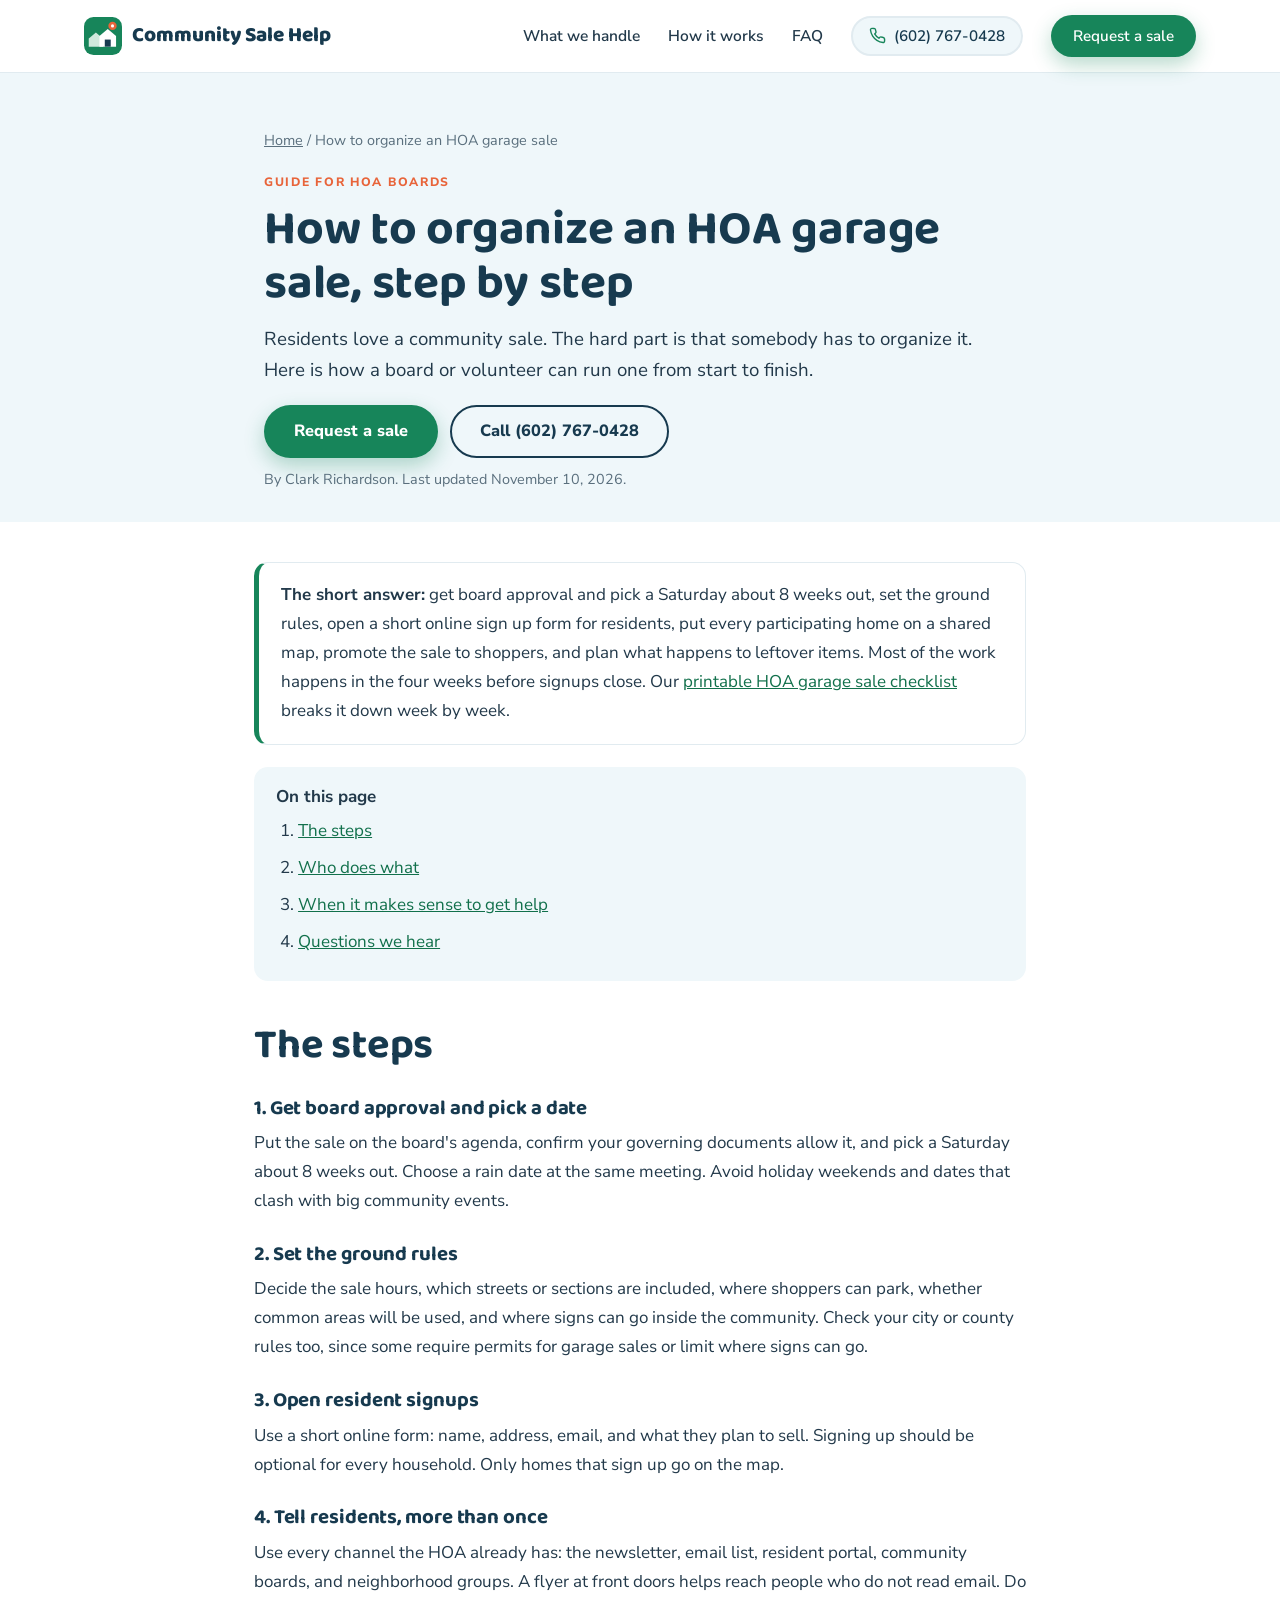
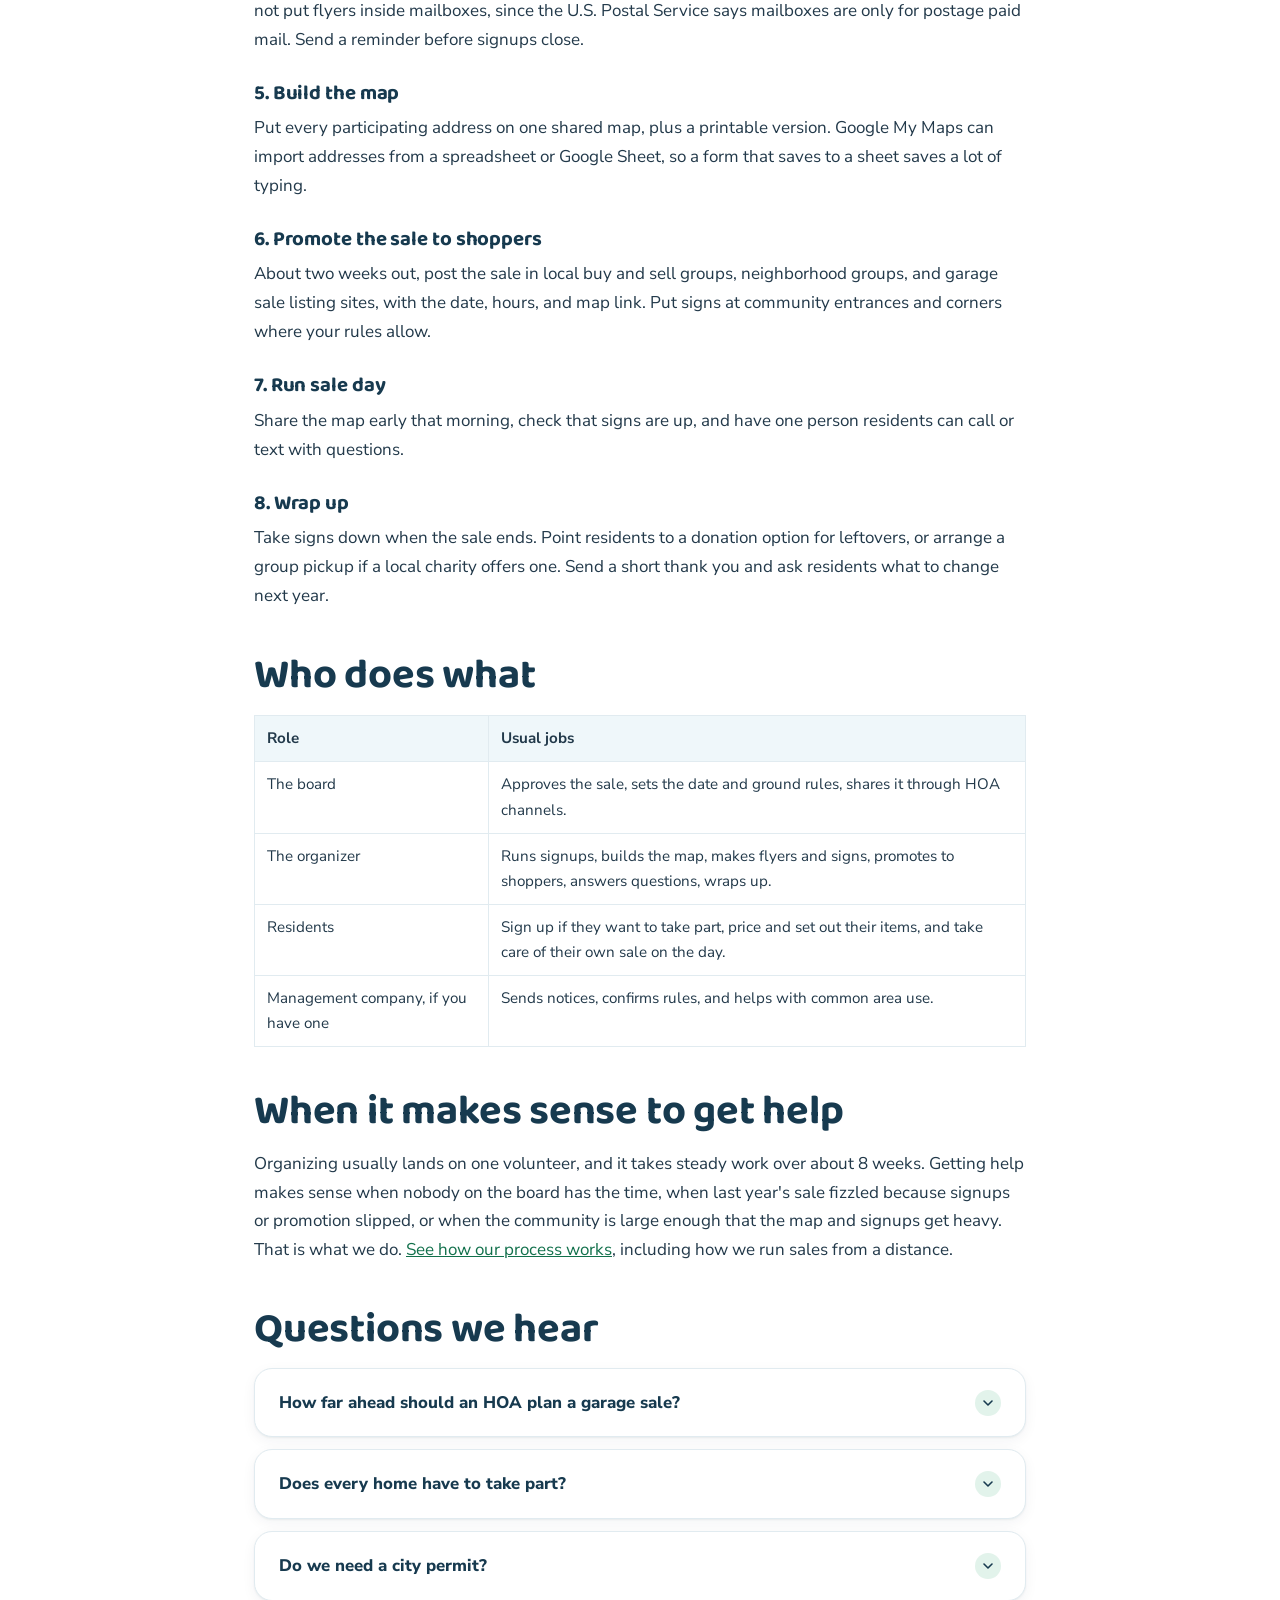
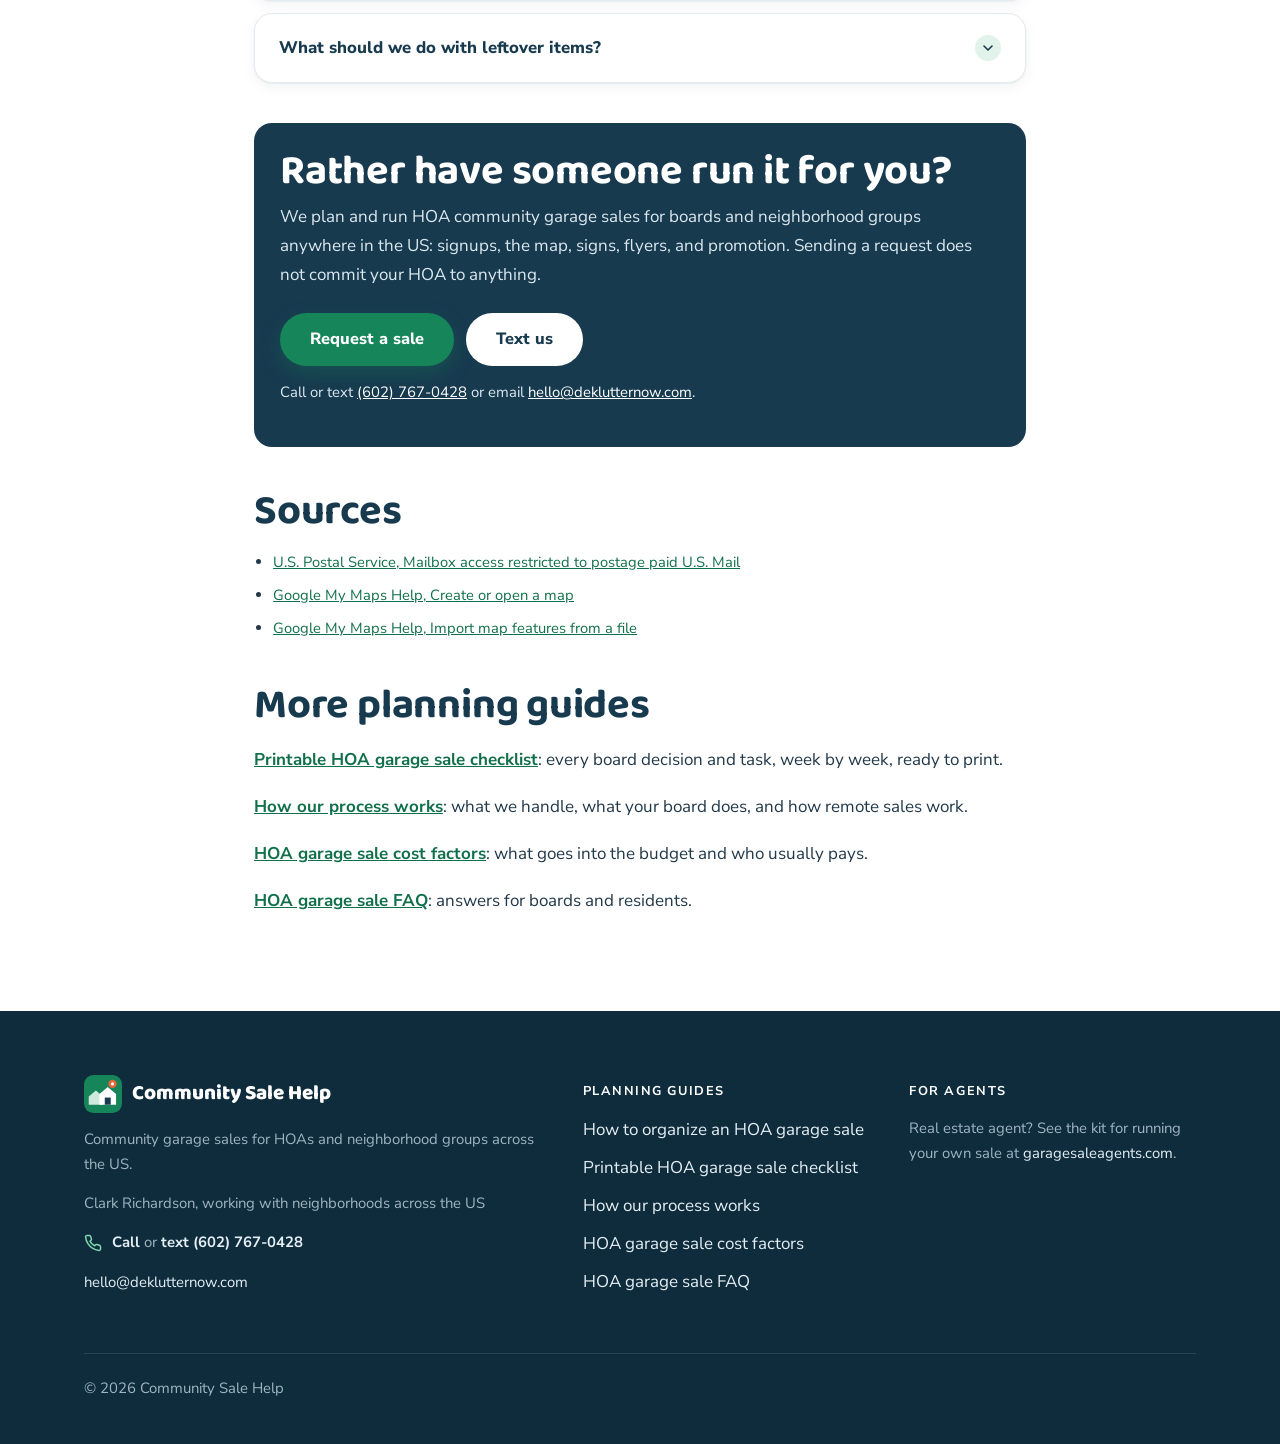
<file: how-to-organize-an-hoa-garage-sale/index.html>
<!doctype html>
<html lang="en">
<head>
<meta charset="utf-8">
<meta name="viewport" content="width=device-width, initial-scale=1">
<title>How to Organize an HOA Garage Sale, Step by Step</title>
<meta name="description" content="How to organize an HOA garage sale: board approval, the date, resident signups, a shared map, promotion, sale day and leftovers, plus who does what.">
<meta name="robots" content="index,follow">
<meta name="theme-color" content="#173a4f">
<link rel="preload" href="/fonts/baloo2.woff2" as="font" type="font/woff2" crossorigin>
<link rel="preload" href="/fonts/nunitosans.woff2" as="font" type="font/woff2" crossorigin>
<link rel="stylesheet" href="/styles.css">
<link rel="stylesheet" href="/article.css">
<link rel="icon" href="/assets/mark-hoa.svg" type="image/svg+xml">
<link rel="icon" href="/assets/favicon.png" type="image/png" sizes="48x48">
<link rel="canonical" href="https://communitysalehelp.com/how-to-organize-an-hoa-garage-sale/">
<meta property="og:type" content="article">
<meta property="og:site_name" content="Community Sale Help">
<meta property="og:title" content="How to Organize an HOA Garage Sale, Step by Step">
<meta property="og:description" content="How to organize an HOA garage sale: board approval, the date, resident signups, a shared map, promotion, sale day and leftovers, plus who does what.">
<meta property="og:url" content="https://communitysalehelp.com/how-to-organize-an-hoa-garage-sale/">
<meta property="og:image" content="https://communitysalehelp.com/assets/og.png">
<meta property="og:image:width" content="1200">
<meta property="og:image:height" content="630">
<meta property="og:image:alt" content="Illustration of a neighborhood street with open garages and sale tables">
<meta name="twitter:card" content="summary_large_image">
<script type="application/ld+json">
{
  "@context": "https://schema.org",
  "@graph": [
    {
      "@type": "Article",
      "headline": "How to organize an HOA garage sale, step by step",
      "description": "How to organize an HOA garage sale: board approval, the date, resident signups, a shared map, promotion, sale day and leftovers, plus who does what.",
      "author": {
        "@type": "Person",
        "name": "Clark Richardson"
      },
      "publisher": {
        "@id": "https://communitysalehelp.com/#org"
      },
      "datePublished": "2026-11-10",
      "dateModified": "2026-11-10",
      "mainEntityOfPage": "https://communitysalehelp.com/how-to-organize-an-hoa-garage-sale/",
      "image": "https://communitysalehelp.com/assets/og.png",
      "inLanguage": "en"
    },
    {
      "@type": "Organization",
      "@id": "https://communitysalehelp.com/#org",
      "name": "Community Sale Help",
      "url": "https://communitysalehelp.com/",
      "logo": "https://communitysalehelp.com/assets/logo.png",
      "telephone": "+1-602-767-0428",
      "email": "hello@deklutternow.com",
      "areaServed": {
        "@type": "Country",
        "name": "United States"
      },
      "sameAs": [
        "https://www.facebook.com/profile.php?id=61595301242038"
      ]
    },
    {
      "@type": "BreadcrumbList",
      "itemListElement": [
        {
          "@type": "ListItem",
          "position": 1,
          "name": "Home",
          "item": "https://communitysalehelp.com/"
        },
        {
          "@type": "ListItem",
          "position": 2,
          "name": "How to organize an HOA garage sale",
          "item": "https://communitysalehelp.com/how-to-organize-an-hoa-garage-sale/"
        }
      ]
    },
    {
      "@type": "FAQPage",
      "mainEntity": [
        {
          "@type": "Question",
          "name": "How far ahead should an HOA plan a garage sale?",
          "acceptedAnswer": {
            "@type": "Answer",
            "text": "About 8 weeks. Start earlier if your board only meets monthly or your city requires permits."
          }
        },
        {
          "@type": "Question",
          "name": "Does every home have to take part?",
          "acceptedAnswer": {
            "@type": "Answer",
            "text": "No. Signing up is up to each household. Only the homes that sign up go on the map."
          }
        },
        {
          "@type": "Question",
          "name": "Do we need a city permit?",
          "acceptedAnswer": {
            "@type": "Answer",
            "text": "It depends on your city or county. Some require a permit for each home, some have a community sale option, and some require nothing. Check with your city before you announce the sale."
          }
        },
        {
          "@type": "Question",
          "name": "What should we do with leftover items?",
          "acceptedAnswer": {
            "@type": "Answer",
            "text": "Decide before sale day. Many boards point residents to a local donation option or arrange a group pickup with a charity that offers one."
          }
        }
      ]
    }
  ]
}
</script>
</head>
<body class="theme-hoa">
<svg width="0" height="0" style="position:absolute" aria-hidden="true">
  <defs>
    <symbol id="i-check" viewBox="0 0 24 24"><path d="M20 6 9 17l-5-5"/></symbol>
    <symbol id="i-arrow" viewBox="0 0 24 24"><path d="M5 12h14M13 6l6 6-6 6"/></symbol>
    <symbol id="i-pin" viewBox="0 0 24 24"><path d="M20 10c0 6-8 12-8 12s-8-6-8-12a8 8 0 0 1 16 0Z"/><circle cx="12" cy="10" r="3"/></symbol>
    <symbol id="i-calendar" viewBox="0 0 24 24"><rect x="3" y="4" width="18" height="18" rx="2"/><path d="M16 2v4M8 2v4M3 10h18M8 14h.01M12 14h.01M16 14h.01M8 18h.01M12 18h.01"/></symbol>
    <symbol id="i-clipboard" viewBox="0 0 24 24"><rect x="8" y="2" width="8" height="4" rx="1"/><path d="M16 4h2a2 2 0 0 1 2 2v14a2 2 0 0 1-2 2H6a2 2 0 0 1-2-2V6a2 2 0 0 1 2-2h2"/><path d="m9 14 2 2 4-4"/></symbol>
    <symbol id="i-map" viewBox="0 0 24 24"><path d="M3 6.5 9 4l6 2.5L21 4v13.5L15 20l-6-2.5L3 20z"/><path d="M9 4v13.5M15 6.5V20"/></symbol>
    <symbol id="i-sign" viewBox="0 0 24 24"><path d="M12 13v9M12 2v2"/><path d="M5 4h12l3 4.5-3 4.5H5z"/></symbol>
    <symbol id="i-file" viewBox="0 0 24 24"><path d="M14 2H6a2 2 0 0 0-2 2v16a2 2 0 0 0 2 2h12a2 2 0 0 0 2-2V8z"/><path d="M14 2v6h6M16 13H8M16 17H8M10 9H8"/></symbol>
    <symbol id="i-megaphone" viewBox="0 0 24 24"><path d="m3 11 16-6v14L3 13z"/><path d="M11.6 16.8a3 3 0 1 1-5.8-1.6"/></symbol>
    <symbol id="i-chat" viewBox="0 0 24 24"><path d="M21 15a2 2 0 0 1-2 2H7l-4 4V5a2 2 0 0 1 2-2h14a2 2 0 0 1 2 2z"/><path d="M8 9h8M8 13h5"/></symbol>
    <symbol id="i-clock" viewBox="0 0 24 24"><circle cx="12" cy="12" r="10"/><path d="M12 6v6l4 2"/></symbol>
    <symbol id="i-book" viewBox="0 0 24 24"><path d="M2 4h6a4 4 0 0 1 4 4v13a3 3 0 0 0-3-3H2z"/><path d="M22 4h-6a4 4 0 0 0-4 4v13a3 3 0 0 1 3-3h7z"/></symbol>
    <symbol id="i-home" viewBox="0 0 24 24"><path d="M3 10.5 12 3l9 7.5V20a1 1 0 0 1-1 1h-5v-6H9v6H4a1 1 0 0 1-1-1z"/></symbol>
    <symbol id="i-users" viewBox="0 0 24 24"><path d="M16 21v-2a4 4 0 0 0-4-4H6a4 4 0 0 0-4 4v2"/><circle cx="9" cy="7" r="4"/><path d="M22 21v-2a4 4 0 0 0-3-3.87M16 3.13a4 4 0 0 1 0 7.75"/></symbol>
    <symbol id="i-briefcase" viewBox="0 0 24 24"><rect x="2" y="7" width="20" height="14" rx="2"/><path d="M16 21V5a2 2 0 0 0-2-2h-4a2 2 0 0 0-2 2v16"/></symbol>
    <symbol id="i-send" viewBox="0 0 24 24"><path d="M22 2 11 13M22 2l-7 20-4-9-9-4z"/></symbol>
    <symbol id="i-lock" viewBox="0 0 24 24"><rect x="3" y="11" width="18" height="11" rx="2"/><path d="M7 11V7a5 5 0 0 1 10 0v4"/></symbol>
    <symbol id="i-tag" viewBox="0 0 24 24"><path d="M12.6 2.6A2 2 0 0 0 11.2 2H4a2 2 0 0 0-2 2v7.2a2 2 0 0 0 .6 1.4l8.7 8.7a2.4 2.4 0 0 0 3.4 0l6.6-6.6a2.4 2.4 0 0 0 0-3.4z"/><circle cx="7.5" cy="7.5" r="1.5"/></symbol>
    <symbol id="i-download" viewBox="0 0 24 24"><path d="M21 15v4a2 2 0 0 1-2 2H5a2 2 0 0 1-2-2v-4M7 10l5 5 5-5M12 15V3"/></symbol>
    <symbol id="i-hand" viewBox="0 0 24 24"><path d="M18 11V6a2 2 0 0 0-4 0M14 10V4a2 2 0 0 0-4 0v2M10 10.5V6a2 2 0 0 0-4 0v8"/><path d="M18 8a2 2 0 1 1 4 0v6a8 8 0 0 1-8 8h-2c-2.8 0-4.5-.9-5.9-2.4l-3.6-3.6a2 2 0 0 1 2.8-2.8L7 15"/></symbol>
    <symbol id="i-phone" viewBox="0 0 24 24"><path d="M22 16.9v3a2 2 0 0 1-2.2 2 19.8 19.8 0 0 1-8.6-3.1 19.5 19.5 0 0 1-6-6A19.8 19.8 0 0 1 2.1 4.2 2 2 0 0 1 4.1 2h3a2 2 0 0 1 2 1.7c.1.9.4 1.8.7 2.7a2 2 0 0 1-.5 2.1L8 9.8a16 16 0 0 0 6 6l1.3-1.3a2 2 0 0 1 2.1-.4c.9.3 1.8.6 2.7.7a2 2 0 0 1 1.7 2z"/></symbol>
    <symbol id="i-sms" viewBox="0 0 24 24"><path d="M21 15a2 2 0 0 1-2 2H7l-4 4V5a2 2 0 0 1 2-2h14a2 2 0 0 1 2 2z"/><path d="M8 10h.01M12 10h.01M16 10h.01"/></symbol>
    <symbol id="i-globe" viewBox="0 0 24 24"><circle cx="12" cy="12" r="10"/><path d="M2 12h20M12 2a15 15 0 0 1 0 20M12 2a15 15 0 0 0 0 20"/></symbol>
  </defs>
</svg>

<header class="topbar">
  <div class="wrap topbar-inner">
    <a class="brand" href="/" aria-label="Community Sale Help home">
      <img class="brand-mark" src="/assets/mark-hoa.svg" alt="" width="38" height="38">
      <span>Community Sale Help</span>
    </a>
    <nav class="nav" aria-label="Main">
      <a href="/#handle">What we handle</a>
      <a href="/how-it-works/">How it works</a>
      <a href="/faq/">FAQ</a>
      <a class="btn btn-call" href="tel:+16027670428" aria-label="Call (602) 767-0428"><svg class="icon" aria-hidden="true"><use href="#i-phone"/></svg><span class="call-num">(602) 767-0428</span><span class="call-short">Call</span></a>
      <a class="btn btn-primary nav-cta" href="/#request">Request a sale</a>
    </nav>
  </div>
</header>

<main id="top">
  <section class="article-hero">
    <div class="wrap narrow">
      <p class="crumbs"><a href="/">Home</a> / How to organize an HOA garage sale</p>
      <p class="eyebrow">Guide for HOA boards</p>
      <h1>How to organize an HOA garage sale, step by step</h1>
      <p class="lede">Residents love a community sale. The hard part is that somebody has to organize it. Here is how a board or volunteer can run one from start to finish.</p>
      <p class="hero-ctas"><a class="btn btn-primary" href="/#request">Request a sale</a> <a class="btn btn-outline" href="tel:+16027670428">Call (602) 767-0428</a></p>
      <p class="byline">By Clark Richardson. Last updated November 10, 2026.</p>
    </div>
  </section>

  <article class="article">
    <div class="wrap">
<div class="answer"><p><strong>The short answer:</strong> get board approval and pick a Saturday about 8 weeks out, set the ground rules, open a short online sign up form for residents, put every participating home on a shared map, promote the sale to shoppers, and plan what happens to leftover items. Most of the work happens in the four weeks before signups close. Our <a href="/hoa-garage-sale-checklist/">printable HOA garage sale checklist</a> breaks it down week by week.</p></div>

<nav class="toc" aria-label="On this page"><p>On this page</p><ol>
<li><a href="#steps">The steps</a></li>
<li><a href="#who">Who does what</a></li>
<li><a href="#help">When it makes sense to get help</a></li>
<li><a href="#questions">Questions we hear</a></li>
</ol></nav>

<h2 id="steps">The steps</h2>

<h3>1. Get board approval and pick a date</h3>
<p>Put the sale on the board's agenda, confirm your governing documents allow it, and pick a Saturday about 8 weeks out. Choose a rain date at the same meeting. Avoid holiday weekends and dates that clash with big community events.</p>

<h3>2. Set the ground rules</h3>
<p>Decide the sale hours, which streets or sections are included, where shoppers can park, whether common areas will be used, and where signs can go inside the community. Check your city or county rules too, since some require permits for garage sales or limit where signs can go.</p>

<h3>3. Open resident signups</h3>
<p>Use a short online form: name, address, email, and what they plan to sell. Signing up should be optional for every household. Only homes that sign up go on the map.</p>

<h3>4. Tell residents, more than once</h3>
<p>Use every channel the HOA already has: the newsletter, email list, resident portal, community boards, and neighborhood groups. A flyer at front doors helps reach people who do not read email. Do not put flyers inside mailboxes, since the U.S. Postal Service says mailboxes are only for postage paid mail. Send a reminder before signups close.</p>

<h3>5. Build the map</h3>
<p>Put every participating address on one shared map, plus a printable version. Google My Maps can import addresses from a spreadsheet or Google Sheet, so a form that saves to a sheet saves a lot of typing.</p>

<h3>6. Promote the sale to shoppers</h3>
<p>About two weeks out, post the sale in local buy and sell groups, neighborhood groups, and garage sale listing sites, with the date, hours, and map link. Put signs at community entrances and corners where your rules allow.</p>

<h3>7. Run sale day</h3>
<p>Share the map early that morning, check that signs are up, and have one person residents can call or text with questions.</p>

<h3>8. Wrap up</h3>
<p>Take signs down when the sale ends. Point residents to a donation option for leftovers, or arrange a group pickup if a local charity offers one. Send a short thank you and ask residents what to change next year.</p>

<h2 id="who">Who does what</h2>
<div class="table-wrap"><table>
<thead><tr><th>Role</th><th>Usual jobs</th></tr></thead>
<tbody>
<tr><td>The board</td><td>Approves the sale, sets the date and ground rules, shares it through HOA channels.</td></tr>
<tr><td>The organizer</td><td>Runs signups, builds the map, makes flyers and signs, promotes to shoppers, answers questions, wraps up.</td></tr>
<tr><td>Residents</td><td>Sign up if they want to take part, price and set out their items, and take care of their own sale on the day.</td></tr>
<tr><td>Management company, if you have one</td><td>Sends notices, confirms rules, and helps with common area use.</td></tr>
</tbody></table></div>

<h2 id="help">When it makes sense to get help</h2>
<p>Organizing usually lands on one volunteer, and it takes steady work over about 8 weeks. Getting help makes sense when nobody on the board has the time, when last year's sale fizzled because signups or promotion slipped, or when the community is large enough that the map and signups get heavy. That is what we do. <a href="/how-it-works/">See how our process works</a>, including how we run sales from a distance.</p>

<h2 id="questions">Questions we hear</h2>
<details>
  <summary>How far ahead should an HOA plan a garage sale?</summary>
  <p>About 8 weeks. Start earlier if your board only meets monthly or your city requires permits.</p>
</details>
<details>
  <summary>Does every home have to take part?</summary>
  <p>No. Signing up is up to each household. Only the homes that sign up go on the map.</p>
</details>
<details>
  <summary>Do we need a city permit?</summary>
  <p>It depends on your city or county. Some require a permit for each home, some have a community sale option, and some require nothing. Check with your city before you announce the sale.</p>
</details>
<details>
  <summary>What should we do with leftover items?</summary>
  <p>Decide before sale day. Many boards point residents to a local donation option or arrange a group pickup with a charity that offers one.</p>
</details>

<div class="cta-box">
  <h2>Rather have someone run it for you?</h2>
  <p>We plan and run HOA community garage sales for boards and neighborhood groups anywhere in the US: signups, the map, signs, flyers, and promotion. Sending a request does not commit your HOA to anything.</p>
  <a class="btn btn-primary" href="/#request">Request a sale</a> <a class="btn btn-light" href="sms:+16027670428">Text us</a>
  <p class="small" style="margin-top:14px">Call or text <a href="tel:+16027670428">(602) 767-0428</a> or email <a href="mailto:hello@deklutternow.com">hello@deklutternow.com</a>.</p>
</div>

<h2 id="sources">Sources</h2>
<ul class="sources">
    <li><a href="https://about.usps.com/news/state-releases/tx/2010/tx_2010_0909.htm" rel="noopener">U.S. Postal Service, Mailbox access restricted to postage paid U.S. Mail</a></li>
    <li><a href="https://support.google.com/mymaps/answer/3024454" rel="noopener">Google My Maps Help, Create or open a map</a></li>
    <li><a href="https://support.google.com/mymaps/answer/3024836" rel="noopener">Google My Maps Help, Import map features from a file</a></li>
</ul>

<nav class="related" aria-label="Related guides">
  <h2>More planning guides</h2>
  <ul>
    <li><a href="/hoa-garage-sale-checklist/">Printable HOA garage sale checklist</a>: every board decision and task, week by week, ready to print.</li>
    <li><a href="/how-it-works/">How our process works</a>: what we handle, what your board does, and how remote sales work.</li>
    <li><a href="/hoa-garage-sale-cost/">HOA garage sale cost factors</a>: what goes into the budget and who usually pays.</li>
    <li><a href="/faq/">HOA garage sale FAQ</a>: answers for boards and residents.</li>
  </ul>
</nav>
    </div>
  </article>
</main>

<footer class="footer">
  <div class="wrap footer-inner">
    <div>
      <p class="brand"><img class="brand-mark" src="/assets/mark-hoa.svg" alt="" width="38" height="38"><span>Community Sale Help</span></p>
      <p class="small">Community garage sales for HOAs and neighborhood groups across the US.</p>
      <p class="small">Clark Richardson, working with neighborhoods across the US</p>
      <p class="small footer-phone"><svg class="icon" aria-hidden="true"><use href="#i-phone"/></svg><span><a href="tel:+16027670428">Call</a> or <a href="sms:+16027670428">text</a> <a class="nowrap" href="tel:+16027670428">(602) 767-0428</a></span></p>
      <p class="small"><a href="mailto:hello@deklutternow.com">hello@deklutternow.com</a></p>
    </div>
    <div>
      <h4>Planning guides</h4>
      <nav class="footer-nav" aria-label="Planning guides">
        <a href="/how-to-organize-an-hoa-garage-sale/">How to organize an HOA garage sale</a>
        <a href="/hoa-garage-sale-checklist/">Printable HOA garage sale checklist</a>
        <a href="/how-it-works/">How our process works</a>
        <a href="/hoa-garage-sale-cost/">HOA garage sale cost factors</a>
        <a href="/faq/">HOA garage sale FAQ</a>
      </nav>
    </div>
    <div>
      <h4>For agents</h4>
      <p class="small agent-link">Real estate agent? See the kit for running your own sale at <a href="https://garagesaleagents.com">garagesaleagents.com</a>.</p>
    </div>
  </div>
  <div class="wrap"><p class="small copy">&copy; 2026 Community Sale Help</p></div>
</footer>
<nav class="callbar" aria-label="Call or text us">
  <a href="tel:+16027670428" data-track="call_tap">Call (602) 767-0428</a>
  <a href="sms:+16027670428" data-track="text_tap">Text us</a>
</nav>
<script>
/* GA4 hook: stays off until an ID is set below, for example "G-XXXXXXX". */
window.GA4_ID = "";
(function(){
  var id = window.GA4_ID;
  function track(name, params){ if (window.gtag) window.gtag("event", name, params || {}); }
  window.siteTrack = track;
  if (id) {
    var s = document.createElement("script"); s.async = true;
    s.src = "https://www.googletagmanager.com/gtag/js?id=" + id; document.head.appendChild(s);
    window.dataLayer = window.dataLayer || [];
    window.gtag = function(){ dataLayer.push(arguments); };
    gtag("js", new Date()); gtag("config", id);
  }
  document.addEventListener("click", function(e){
    var a = e.target.closest && e.target.closest("a"); if (!a) return;
    var h = a.getAttribute("href") || "";
    if (h.indexOf("tel:") === 0) track("call_tap", {link_url: h});
    else if (h.indexOf("sms:") === 0) track("text_tap", {link_url: h});
    else if (h.indexOf("mailto:") === 0) track("email_tap", {link_url: h});
    else if (a.classList.contains("btn")) track("cta_tap", {link_text: (a.textContent || "").trim().slice(0, 60)});
  }, true);
  document.addEventListener("submit", function(e){
    track("form_submit", {form_id: e.target.id || "form"});
  }, true);
})();
</script>
</body>
</html>
</file>
<file: styles.css>
/* Shared design system for garagesaleagents.com and communitysalehelp.com */
@font-face{font-family:"Baloo 2";src:url(fonts/baloo2.woff2) format("woff2");font-weight:400 800;font-display:swap}
@font-face{font-family:"Nunito Sans";src:url(fonts/nunitosans.woff2) format("woff2");font-weight:200 1000;font-display:swap}

:root{
  --navy:#173a4f; --navy-deep:#0f2c3d; --ink:#22394a; --muted:#5a6f7d;
  --ice:#eff7fa; --line:#e1ebf0; --white:#fff;
  --green:#17855a; --green-dark:#11704b; --green-soft:#e2f3eb;
  --orange:#e8643a; --orange-dark:#c94f28; --orange-soft:#fdebe3;
  --accent:var(--orange); --accent-dark:var(--orange-dark); --accent-soft:var(--orange-soft);
  --accent2:var(--green); --accent2-soft:var(--green-soft);
  --r-sm:12px; --r:18px; --r-lg:26px;
  --shadow-sm:0 1px 2px rgba(15,44,61,.06),0 4px 14px rgba(15,44,61,.05);
  --shadow:0 2px 4px rgba(15,44,61,.05),0 16px 40px rgba(15,44,61,.08);
  --shadow-lg:0 30px 70px rgba(6,24,36,.35);
}
.theme-hoa{--accent:var(--green);--accent-dark:var(--green-dark);--accent-soft:var(--green-soft);--accent2:var(--orange);--accent2-soft:var(--orange-soft)}

*{box-sizing:border-box}
html{scroll-behavior:smooth;scroll-padding-top:84px}
body{margin:0;font-family:"Nunito Sans",system-ui,-apple-system,"Segoe UI",Roboto,Arial,sans-serif;color:var(--ink);background:var(--white);line-height:1.65;font-size:17px;-webkit-font-smoothing:antialiased}
h1,h2,h3{font-family:"Baloo 2","Nunito Sans",system-ui,sans-serif;color:var(--navy);line-height:1.12;margin:0 0 .5em;font-weight:700;letter-spacing:-.005em}
h1{font-size:clamp(2.3rem,5.4vw,3.7rem)}
h2{font-size:clamp(1.85rem,3.6vw,2.6rem)}
h3{font-size:1.28rem;line-height:1.25}
p{margin:0 0 1em}
a{color:var(--accent-dark)}
img,svg{max-width:100%}
.wrap{max-width:1160px;margin:0 auto;padding:0 24px}
.narrow{max-width:800px}
.small{font-size:.93rem;color:var(--muted)}
.eyebrow{display:inline-block;text-transform:uppercase;letter-spacing:.14em;font-size:.76rem;font-weight:800;color:var(--accent2);margin-bottom:.9em}
.bar{display:block;width:64px;height:4px;border-radius:4px;background:var(--accent2);margin:6px 0 26px}
.center{text-align:center}
.center .bar{margin-left:auto;margin-right:auto}
.icon{width:22px;height:22px;flex:none;stroke:currentColor;fill:none;stroke-width:2;stroke-linecap:round;stroke-linejoin:round}
.sr-only{position:absolute;width:1px;height:1px;overflow:hidden;clip:rect(0 0 0 0)}

/* Nav */
.topbar{position:sticky;top:0;z-index:20;background:rgba(255,255,255,.92);backdrop-filter:saturate(1.4) blur(10px);border-bottom:1px solid var(--line)}
.topbar-inner{display:flex;align-items:center;justify-content:space-between;gap:20px;height:72px}
.brand{display:flex;align-items:center;gap:10px;font-family:"Baloo 2",sans-serif;font-weight:800;font-size:1.3rem;text-decoration:none;color:var(--navy);line-height:1}
.brand-mark{width:38px;height:38px}
.nav{display:flex;align-items:center;gap:28px}
.nav a{text-decoration:none;color:var(--ink);font-weight:600;font-size:.97rem}
.nav a:hover{color:var(--accent-dark)}
.nav .btn{color:#fff;padding:10px 20px;font-size:.95rem}

/* Buttons */
.btn{display:inline-flex;align-items:center;justify-content:center;gap:8px;padding:15px 28px;border-radius:999px;font-family:"Nunito Sans",sans-serif;font-weight:800;font-size:1.02rem;text-decoration:none;border:2px solid transparent;cursor:pointer;transition:background .15s,transform .15s,box-shadow .15s,color .15s;line-height:1.2}
.btn .icon{width:18px;height:18px}
.btn-primary{background:var(--accent);color:#fff;box-shadow:0 8px 20px color-mix(in srgb,var(--accent) 30%,transparent)}
.btn-primary:hover{background:var(--accent-dark);transform:translateY(-1px)}
.btn-dark{background:var(--navy);color:#fff}
.btn-dark:hover{background:var(--navy-deep)}
.btn-outline{background:transparent;border-color:rgba(255,255,255,.7);color:#fff}
.btn-outline:hover{background:#fff;color:var(--navy)}
.btn-light{background:#fff;color:var(--navy)}
.btn-light:hover{background:var(--ice)}
.btn-block{width:100%}

/* Hero */
.hero{position:relative;color:#d9e6ee;background:
  radial-gradient(900px 420px at 85% 10%,rgba(47,178,124,.18),transparent 60%),
  radial-gradient(700px 380px at 10% 0%,rgba(232,100,58,.16),transparent 60%),
  linear-gradient(165deg,#1b4560 0%,var(--navy) 45%,var(--navy-deep) 100%);overflow:hidden}
.hero-grid{display:grid;grid-template-columns:1.12fr .88fr;gap:56px;align-items:center;padding:84px 24px 36px}
.hero h1{color:#fff}
.hero .eyebrow{color:#7fd6ad}
.theme-agents .hero .eyebrow{color:#ffb595}
.lede{font-size:1.17rem;color:#c9d9e3;max-width:600px}
.hero-ctas{display:flex;gap:14px;flex-wrap:wrap;margin-top:30px}
.hero-art{display:block;width:100%;height:auto;min-height:150px;margin-top:6px}
.hero-art img{display:block;width:100%;height:auto}
.hero-card{background:#fff;color:var(--ink);border-radius:var(--r);padding:30px;box-shadow:var(--shadow-lg)}
.hero-card h2{font-size:1.45rem;text-align:center;margin-bottom:.3em}
.hero-card .sub{text-align:center;color:var(--muted);font-size:.95rem;margin-bottom:20px}
.hero-card .foot{border-top:1px solid var(--line);margin:20px 0 0;padding-top:14px;font-size:.9rem;color:var(--muted);display:flex;gap:8px;align-items:flex-start}
.hero-card .foot .icon{width:18px;height:18px;margin-top:3px;color:var(--accent2)}

/* Path options in hero card */
.path{display:flex;gap:16px;align-items:flex-start;padding:18px;border:1.5px solid var(--line);border-radius:var(--r-sm);text-decoration:none;color:var(--ink);transition:border-color .15s,box-shadow .15s,transform .15s;margin-bottom:12px;background:#fff}
.path:hover{border-color:var(--accent);box-shadow:var(--shadow-sm);transform:translateY(-1px)}
.path-hoa:hover{border-color:var(--green)}
.path-body{display:flex;flex-direction:column;gap:2px;flex:1}
.path strong{font-family:"Baloo 2",sans-serif;font-size:1.22rem;color:var(--navy);line-height:1.2}
.path span{color:var(--muted);font-size:.95rem;line-height:1.5}
.path .path-tag{font-size:.72rem;font-weight:800;text-transform:uppercase;letter-spacing:.12em;color:var(--orange)}
.path-hoa .path-tag{color:var(--green)}
.path .path-go{font-weight:800;color:var(--navy);margin-top:4px;display:inline-flex;align-items:center;gap:6px}
.path .path-go .icon{width:16px;height:16px}

/* Icon tiles */
.tile{display:grid;place-items:center;width:48px;height:48px;border-radius:14px;background:var(--accent-soft);color:var(--accent-dark);flex:none}
.tile-2{background:var(--accent2-soft);color:var(--accent2)}
.tile-orange{background:var(--orange-soft);color:var(--orange-dark)}
.tile-green{background:var(--green-soft);color:var(--green)}

/* Sections */
.section{padding:96px 0}
.section-ice{background:var(--ice)}
.two-col{display:grid;grid-template-columns:1.25fr 1fr;gap:64px;align-items:start}
.two-col.even{grid-template-columns:1fr 1fr;align-items:center}
.section-head{max-width:720px;margin-bottom:40px}
.section-head p:not(.eyebrow){color:var(--muted);font-size:1.08rem}

/* Check list */
.checks{list-style:none;padding:0;margin:0 0 1.4em;display:grid;gap:12px}
.checks li{display:flex;gap:14px;align-items:center;font-weight:600;color:var(--navy)}
.checks .dot{display:grid;place-items:center;width:30px;height:30px;border-radius:50%;background:var(--accent2-soft);color:var(--accent2);flex:none}
.checks .dot .icon{width:16px;height:16px;stroke-width:2.6}
.hero .checks li{color:#fff}
.hero .checks .dot{background:rgba(255,255,255,.12);color:#7fd6ad}

/* Cards */
.card{background:#fff;border:1px solid var(--line);border-radius:var(--r);padding:28px;box-shadow:var(--shadow-sm);transition:transform .2s,box-shadow .2s}
.card:hover{transform:translateY(-3px);box-shadow:var(--shadow)}
.grid-3{display:grid;grid-template-columns:repeat(3,1fr);gap:20px}
.grid-4{display:grid;grid-template-columns:repeat(4,1fr);gap:20px}
.feature h3{margin:18px 0 6px;font-size:1.15rem}
.feature p{margin:0;color:var(--muted);font-size:.97rem}

/* Rows list (toolkit style) */
.rows{list-style:none;margin:0;padding:0;border-top:1px solid var(--line)}
.rows li{display:flex;gap:18px;align-items:center;padding:18px 4px;border-bottom:1px solid var(--line);font-weight:700;color:var(--navy);font-size:1.05rem}

/* Buy card */
.buy-card{position:sticky;top:100px;text-align:center;padding:36px 32px;border-radius:var(--r-lg);box-shadow:var(--shadow)}
.buy-card .tile{margin:0 auto 14px}
.price{font-family:"Baloo 2",sans-serif;font-size:4.4rem;font-weight:800;color:var(--navy);margin:0;line-height:1}
.currency{font-size:2.1rem;vertical-align:top;position:relative;top:.45em;margin-right:2px}
.price-note{color:var(--muted);margin:.5em 0 1.4em}
.buy-card .small{margin:1.1em 0 0}

/* Dark band */
.band{background:linear-gradient(135deg,var(--navy) 0%,var(--navy-deep) 100%);color:#c9d9e3;border-radius:var(--r-lg);padding:44px;display:grid;grid-template-columns:auto 1fr auto;gap:30px;align-items:center;position:relative;overflow:hidden;margin-top:64px}
.band::after{content:"";position:absolute;right:-80px;top:-80px;width:260px;height:260px;border-radius:50%;background:radial-gradient(circle,rgba(47,178,124,.25),transparent 70%)}
.band h3{color:#fff;font-size:1.5rem;margin:0 0 8px}
.band p{margin:0}
.band .eyebrow{color:#7fd6ad;margin-bottom:.5em}
.band .tile{width:64px;height:64px;border-radius:18px;background:rgba(255,255,255,.1);color:#fff}
.band .tile .icon{width:30px;height:30px}
.band .btn{position:relative;z-index:1;white-space:nowrap}

/* Area card */
.area{display:flex;gap:14px;align-items:flex-start;background:#fff;border:1px solid var(--line);border-radius:var(--r-sm);padding:18px 20px;box-shadow:var(--shadow-sm);margin-top:8px}
.area p{margin:0}
.area-list{list-style:none;margin:0 0 22px;padding:0;display:grid;gap:10px}
.area-list li{display:flex;gap:12px;align-items:center;padding:12px 14px;background:var(--ice);border-radius:var(--r-sm);font-weight:700;color:var(--navy)}
.area-list .icon{color:var(--accent)}

/* Illustration card */
.art-card{border-radius:var(--r-lg);overflow:hidden;box-shadow:var(--shadow);background:#e9f3ef}
.art-card img{display:block;width:100%;height:auto}

/* Form */
.form-card{position:sticky;top:100px;padding:34px;border-radius:var(--r-lg);box-shadow:var(--shadow)}
.form-card h3{margin-top:0}
form label{display:block;font-weight:700;font-size:.92rem;color:var(--navy);margin-bottom:16px}
form input,form select{display:block;width:100%;margin-top:7px;padding:13px 16px;border:1.5px solid var(--line);border-radius:999px;font:inherit;font-weight:400;background:#f7fbfc;color:var(--ink);transition:border-color .15s,box-shadow .15s}
form select{appearance:none;background-image:url("data:image/svg+xml,%3Csvg xmlns='http://www.w3.org/2000/svg' viewBox='0 0 24 24' fill='none' stroke='%235a6f7d' stroke-width='2' stroke-linecap='round' stroke-linejoin='round'%3E%3Cpath d='m6 9 6 6 6-6'/%3E%3C/svg%3E");background-repeat:no-repeat;background-position:right 14px center;background-size:18px;padding-right:40px}
form input:focus,form select:focus{outline:none;border-color:var(--accent);box-shadow:0 0 0 4px var(--accent-soft);background:#fff}
.row{display:grid;grid-template-columns:1fr 1fr;gap:14px}
.form-status{margin:14px 0 0;font-weight:700;color:var(--green)}
.form-status:empty{display:none}
.form-status.ok{background:var(--green-soft);color:var(--green-dark);padding:12px 16px;border-radius:12px}
.form-status.err{background:var(--orange-soft);color:var(--orange-dark);padding:12px 16px;border-radius:12px}
.hp{position:absolute!important;left:-9999px!important;width:1px;height:1px;opacity:0}
button[disabled]{opacity:.7;cursor:wait}
.form-note{display:flex;gap:8px;align-items:center;justify-content:center;margin:14px 0 0;color:var(--muted);font-size:.88rem}
.form-note .icon{width:16px;height:16px}

/* Steps */
.steps{display:grid;grid-template-columns:repeat(4,1fr);gap:20px;position:relative;counter-reset:s}
.step{position:relative}
.step-top{display:flex;align-items:center;justify-content:space-between;margin-bottom:16px}
.num{font-family:"Baloo 2",sans-serif;font-weight:800;font-size:2.4rem;line-height:1;color:var(--line)}
.step h3{font-size:1.16rem;margin:0 0 8px}
.step p{margin:0;color:var(--muted);font-size:.97rem}
.note{margin-top:30px;color:var(--muted);display:flex;gap:10px;align-items:center}
.note .icon{color:var(--accent2)}

/* FAQ */
details{background:#fff;border:1px solid var(--line);border-radius:var(--r);padding:0 24px;margin-bottom:12px;box-shadow:var(--shadow-sm);transition:box-shadow .2s}
details[open]{box-shadow:var(--shadow)}
summary{cursor:pointer;font-weight:800;color:var(--navy);padding:20px 36px 20px 0;list-style:none;position:relative;font-size:1.05rem}
summary::-webkit-details-marker{display:none}
summary::after{content:"";position:absolute;right:0;top:50%;width:26px;height:26px;margin-top:-13px;border-radius:50%;background:var(--accent-soft) url("data:image/svg+xml,%3Csvg xmlns='http://www.w3.org/2000/svg' viewBox='0 0 24 24' fill='none' stroke='%23173a4f' stroke-width='2.4' stroke-linecap='round' stroke-linejoin='round'%3E%3Cpath d='m6 9 6 6 6-6'/%3E%3C/svg%3E") center/16px no-repeat;transition:transform .2s}
details[open] summary::after{transform:rotate(180deg)}
details p{color:var(--muted);margin:0 0 20px}

/* Footer */
.footer{background:var(--navy-deep);color:#b8cad5;padding:64px 0 28px}
.footer a{color:#e4eef3;text-decoration:none}
.footer a:hover{color:#fff;text-decoration:underline}
.footer-inner{display:grid;grid-template-columns:1.6fr 1fr 1fr;gap:40px}
.footer .brand{color:#fff;margin-bottom:14px}
.footer h4{font-family:"Nunito Sans",sans-serif;text-transform:uppercase;letter-spacing:.12em;font-size:.8rem;color:#fff;margin:6px 0 14px}
.footer-nav{display:flex;flex-direction:column;gap:10px}
.footer .small{color:#9fb4c1}
.copy{margin-top:44px;border-top:1px solid rgba(255,255,255,.1);padding-top:22px}
.crosslink{display:inline-flex;gap:8px;align-items:center}

/* Responsive */
@media (max-width:980px){
  .hero-grid{grid-template-columns:1fr;gap:36px;padding-top:60px}
  .two-col,.two-col.even{grid-template-columns:1fr;gap:40px}
  .buy-card,.form-card{position:static}
  .grid-3{grid-template-columns:1fr 1fr}
  .grid-4,.steps{grid-template-columns:1fr 1fr}
  .band{grid-template-columns:1fr;text-align:left}
  .footer-inner{grid-template-columns:1fr 1fr}
  .footer-inner > div:first-child{grid-column:1/-1}
}
@media (max-width:720px){
  .nav a:not(.btn){display:none}
  .brand{font-size:1.08rem;white-space:nowrap}
  .nav .btn{padding:9px 14px;font-size:.88rem;white-space:nowrap}
  .topbar-inner{gap:10px}
  .feature{display:flex;gap:16px;align-items:center;padding:18px 20px}
  .feature h3{margin:0;font-size:1.05rem}
  .brand-mark{width:32px;height:32px}
  body{font-size:16px}
  .section{padding:68px 0}
  .wrap.hero-grid{padding:44px 20px 24px}
  .wrap{padding:0 20px}
  .grid-3,.grid-4,.steps{grid-template-columns:1fr}
  .row{grid-template-columns:1fr}
  .band{padding:30px}
  .band .btn{width:100%;white-space:normal}
  .hero-ctas .btn{width:100%}
  .hero-card{padding:22px}
  .form-card,.buy-card{padding:26px}
  .hero-art{min-height:120px;overflow:hidden}
  .hero-art img{width:180%;max-width:none;margin-left:-40%}
}

/* Phone contact */
.btn-call{background:var(--ice);color:var(--navy)!important;border-color:var(--line);padding:9px 16px!important;font-size:.95rem}
.btn-call:hover{background:#fff;border-color:var(--accent)}
.btn-call .icon{width:17px;height:17px;color:var(--accent)}
.btn-sm{padding:10px 18px;font-size:.93rem}
.btn-soft{background:var(--accent-soft);color:var(--accent-dark)}
.btn-soft:hover{background:var(--accent);color:#fff}
.talk{display:flex;gap:14px;align-items:flex-start;margin-top:22px;padding-top:20px;border-top:1px solid var(--line)}
.talk-title{font-weight:800;color:var(--navy);margin:2px 0 12px;line-height:1.4}
.talk-actions{display:flex;gap:10px;flex-wrap:wrap}
.footer-phone{display:flex;gap:10px;align-items:center}
.footer-phone .icon{width:18px;height:18px;color:#7fd6ad}
.footer-phone a{font-weight:700}
.nowrap{white-space:nowrap}
.call-short{display:none}
@media (max-width:720px){.btn-call .call-short{display:inline}}
@media (max-width:460px){.nav .nav-cta{display:none}}
@media (max-width:720px){
  .btn-call{padding:9px 14px!important;gap:6px}
  .btn-call .call-num{position:absolute;width:1px;height:1px;overflow:hidden;clip:rect(0 0 0 0)}
  .btn-call .icon{width:18px;height:18px}
  .nav{gap:8px}
  .brand{min-width:0}
  .brand span{overflow:hidden;text-overflow:ellipsis}
}
/* Facts block: plain text an answer engine can quote */
.facts-band{padding:48px 0 8px}
.facts{background:var(--ice);border:1px solid var(--line);border-radius:var(--r);padding:36px 40px;box-shadow:var(--shadow-sm)}
.facts .eyebrow{margin-bottom:.45em}
.facts h2{font-size:1.45rem;margin:0 0 8px}
.facts dl{margin:16px 0 0}
.facts .fact{display:grid;grid-template-columns:minmax(140px,200px) 1fr;gap:8px 28px;padding:14px 0;border-top:1px solid var(--line)}
.facts .fact:first-of-type{border-top:0;padding-top:4px}
.facts dt{font-weight:800;color:var(--navy);margin:0}
.facts dd{margin:0;color:var(--ink)}
.faq-more{margin:28px 0 0;text-align:center}
@media (max-width:700px){
  .facts{padding:26px 20px}
  .facts-band{padding:32px 0 0}
  .facts .fact{grid-template-columns:1fr;gap:4px}
}

@media (prefers-reduced-motion:reduce){*{transition:none!important;scroll-behavior:auto!important}}

/* Mobile call and text bar */
.callbar{display:none}
@media (max-width:720px){
  .callbar{display:flex;position:fixed;left:0;right:0;bottom:0;z-index:50;background:#173a4f;box-shadow:0 -2px 10px rgba(0,0,0,.2);padding-bottom:env(safe-area-inset-bottom)}
  .callbar a{flex:1;text-align:center;color:#fff;font-weight:700;text-decoration:none;padding:14px 8px;font-size:16px}
  .callbar a+a{border-left:1px solid rgba(255,255,255,.25)}
  body{padding-bottom:56px}
}
</file>
<file: article.css>
/* Styles for guide and resource pages. Loaded after styles.css. */
.crumbs{font-size:.9rem;color:var(--muted);margin:0 0 14px}
.crumbs a{color:inherit}
.article-hero{padding:56px 0 30px;background:var(--ice)}
.article-hero h1{margin:0 0 14px;font-size:clamp(2rem,4.4vw,3rem)}
.article-hero .lede{max-width:760px}
.byline{font-size:.9rem;color:var(--muted);margin:10px 0 0}
.article{padding:40px 0 70px}
.article .wrap{max-width:820px}
.article h2{margin:42px 0 14px}
.article h3{margin:26px 0 8px}
.article p,.article li{line-height:1.7}
.article ol,.article ul{padding-left:1.3em}
.article li{margin:0 0 8px}
.answer{background:#fff;border:1px solid var(--line);border-left:5px solid var(--accent);border-radius:14px;padding:18px 22px;margin:0 0 10px}
.answer p{margin:0}
.toc{background:var(--ice);border-radius:14px;padding:16px 22px;margin:22px 0}
.toc p{margin:0 0 6px;font-weight:700}
.toc ol{margin:0}
.table-wrap{overflow-x:auto;margin:16px 0}
.article table{border-collapse:collapse;width:100%;min-width:560px;font-size:.95rem;background:#fff}
.article th,.article td{border:1px solid var(--line);padding:10px 12px;text-align:left;vertical-align:top}
.article th{background:var(--ice)}
.callout{background:#fff8ee;border:1px solid #f1d6ad;border-radius:14px;padding:14px 18px;margin:20px 0}
.callout p{margin:0}
.cta-box{background:var(--navy,#173a4f);color:#fff;border-radius:18px;padding:26px;margin:40px 0 10px}
.cta-box h2{color:#fff;margin:0 0 8px}
.cta-box p{color:#dce8ef}
.cta-box .btn{margin:6px 8px 0 0}
.cta-box a:not(.btn){color:#fff}
.related{margin:36px 0 0}
.related ul{list-style:none;padding:0;display:grid;gap:10px}
.related a{font-weight:700}
.sources{font-size:.92rem}
.sources li{word-break:break-word}
.checklist{list-style:none;padding-left:0}
.checklist li{position:relative;padding-left:34px}
.checklist li::before{content:"";position:absolute;left:0;top:.25em;width:20px;height:20px;border:2px solid var(--navy,#173a4f);border-radius:4px;background:#fff}
.print-btn{margin:10px 0 0}
.res-grid{display:grid;grid-template-columns:repeat(auto-fit,minmax(220px,1fr));gap:16px;margin-top:22px}
.res-grid a.card{display:block;text-decoration:none;color:inherit}
.res-grid a.card strong{display:block;color:var(--navy,#173a4f);margin-bottom:6px}
.res-grid a.card span{color:var(--muted);font-size:.95rem}
@media print{
  .topbar,.footer,.callbar,.cta-box,.print-btn,.related,.crumbs{display:none !important}
  body{padding:0 !important;background:#fff}
  .article-hero{background:#fff;padding:0 0 10px}
  .article{padding:0}
  .checklist li{break-inside:avoid}
  a{color:#000;text-decoration:none}
}
@media (min-width:981px){.footer-inner:has(> div:nth-child(4)){grid-template-columns:1.4fr 1fr 1.2fr 1fr}}
.article-hero .lede{color:var(--ink);opacity:1}
.article-hero .btn-outline{color:var(--navy);border-color:var(--navy);background:transparent}
.article-hero .btn-outline:hover{background:var(--navy);color:#fff}
.article-hero .hero-ctas{display:flex;flex-wrap:wrap;gap:12px;margin:18px 0 0}
</file>
